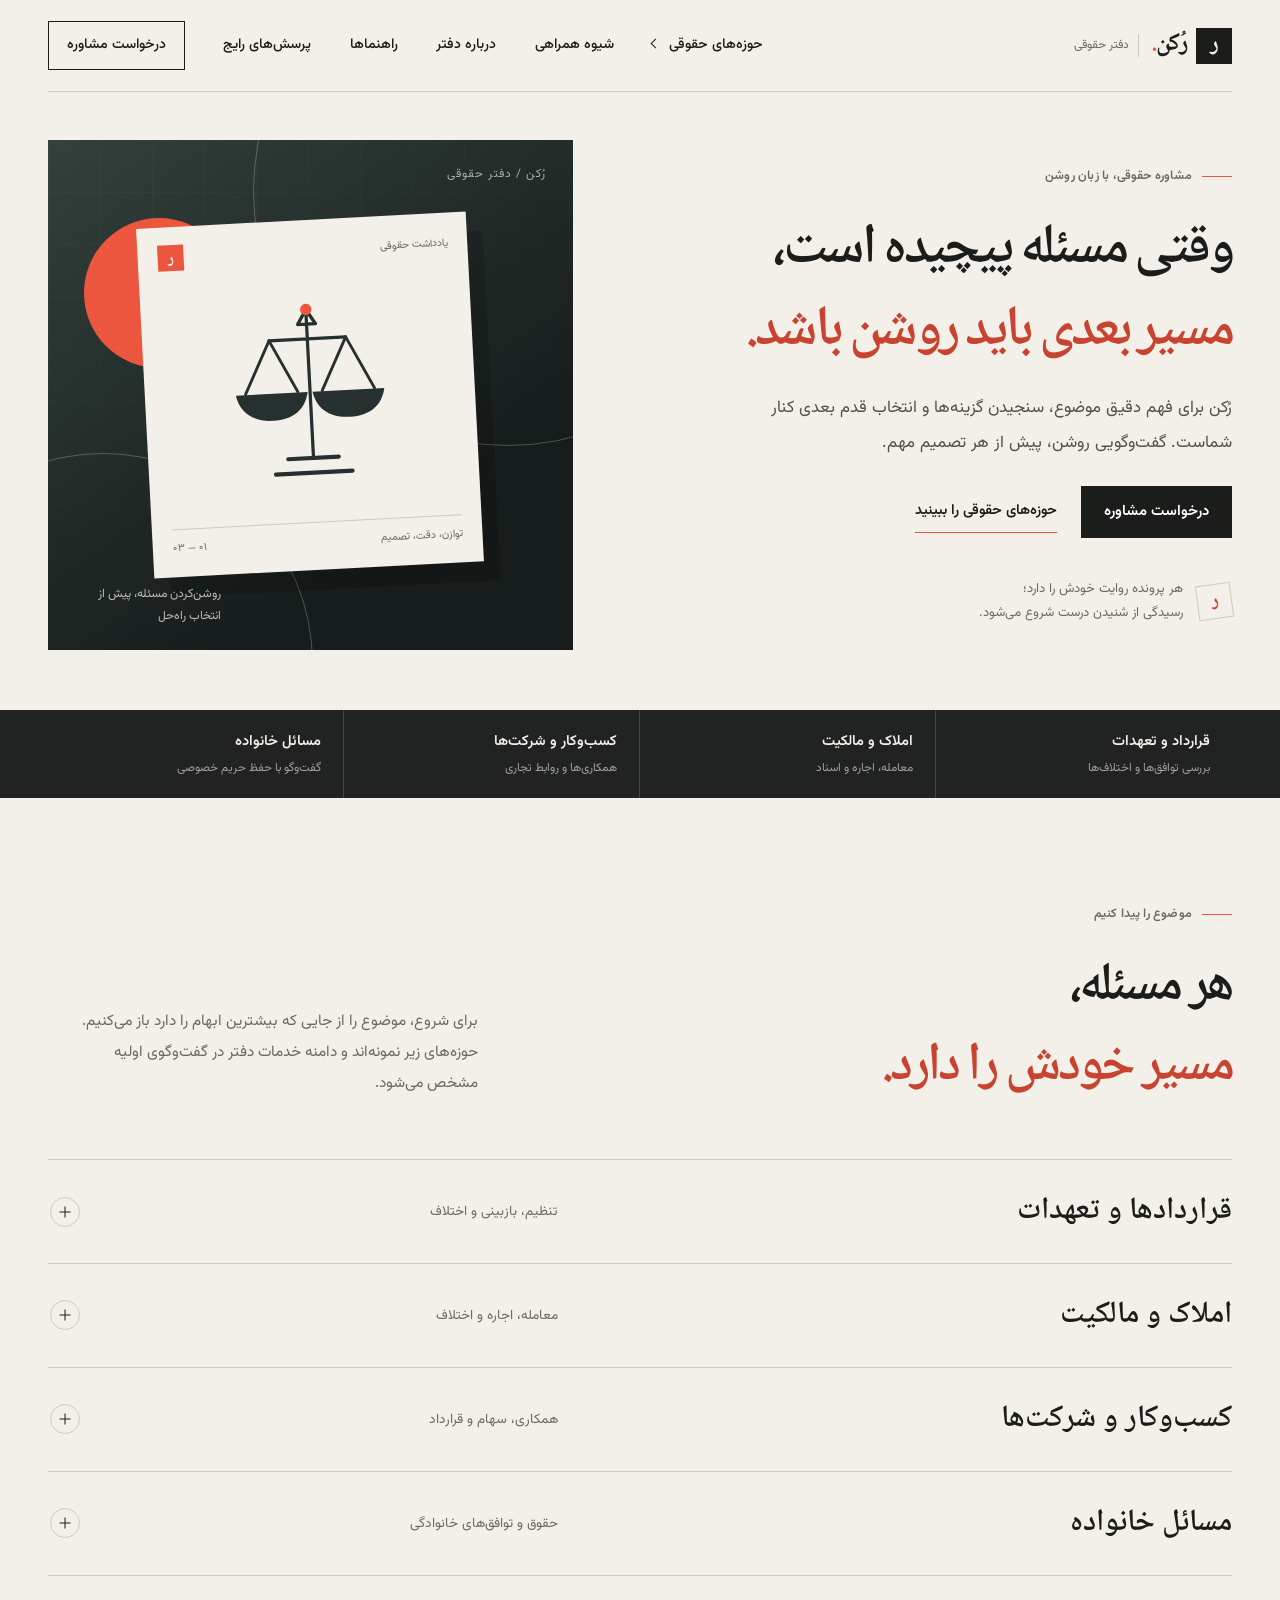
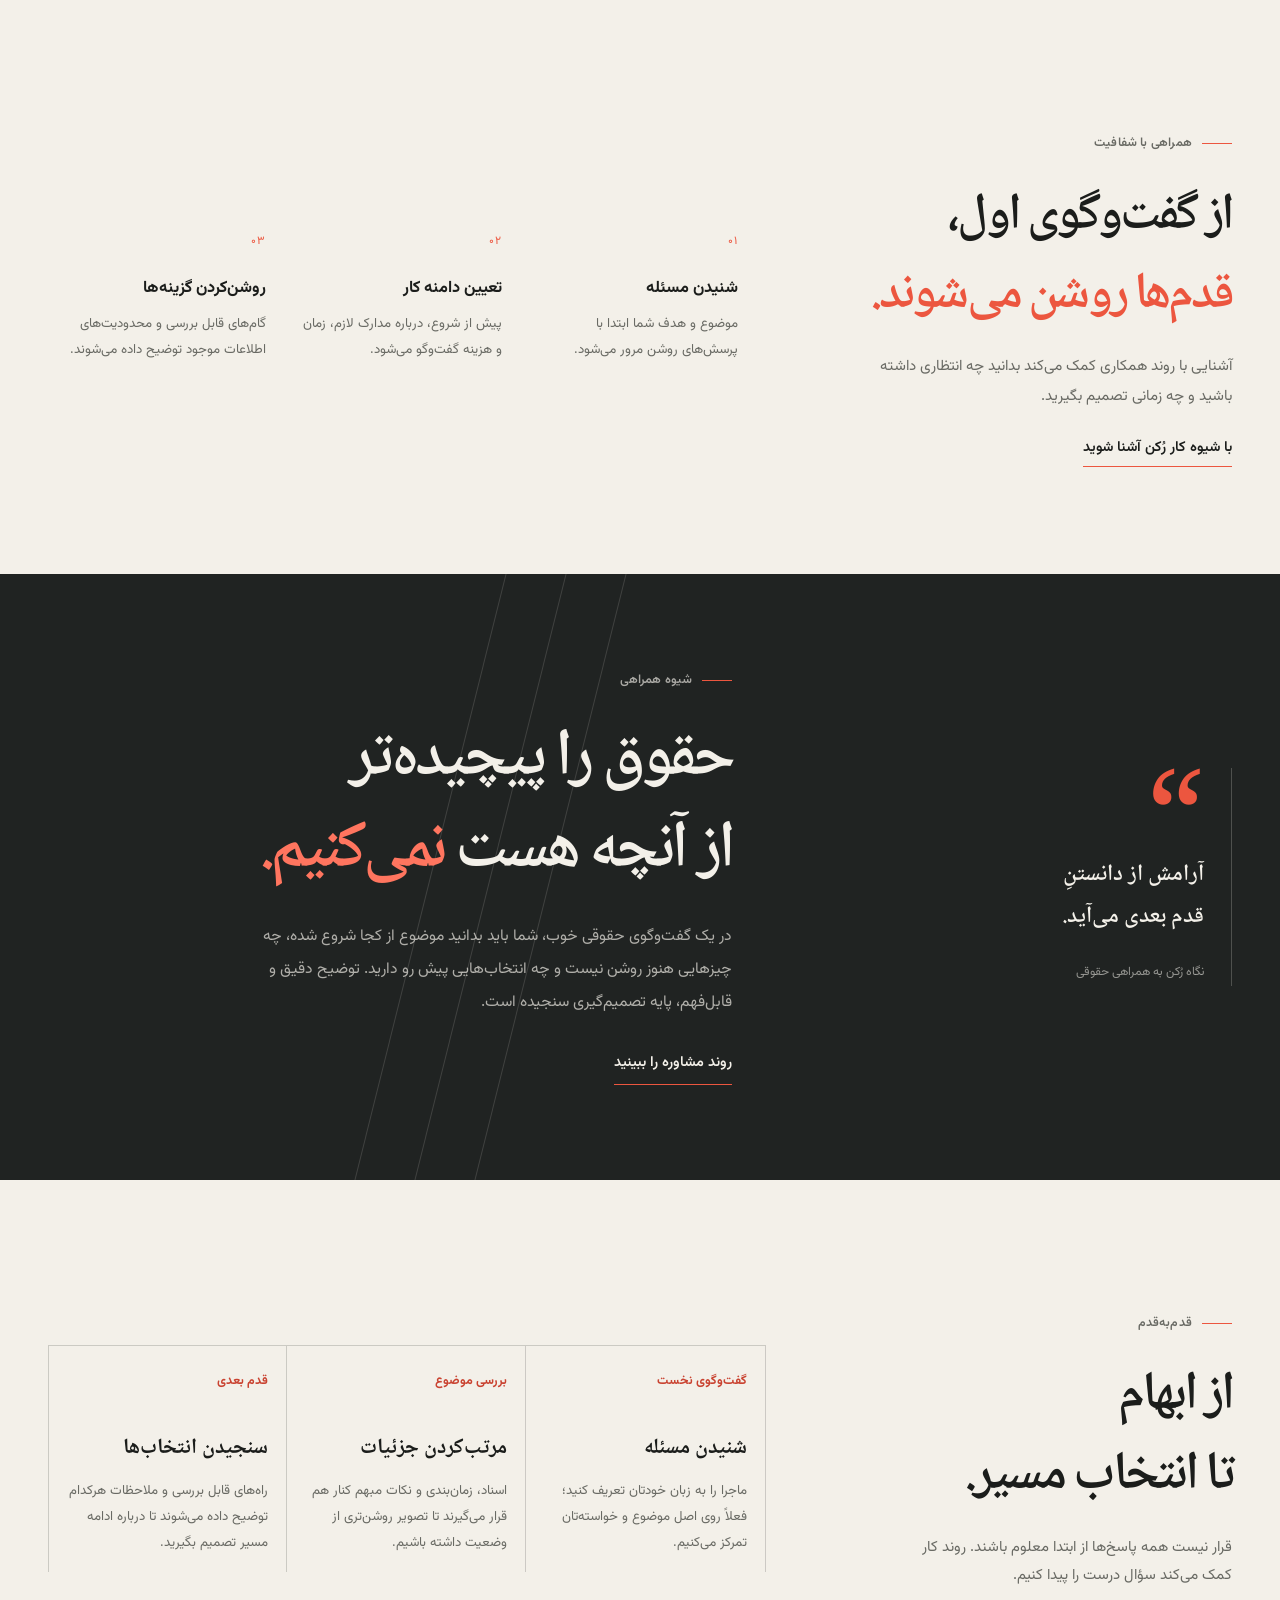
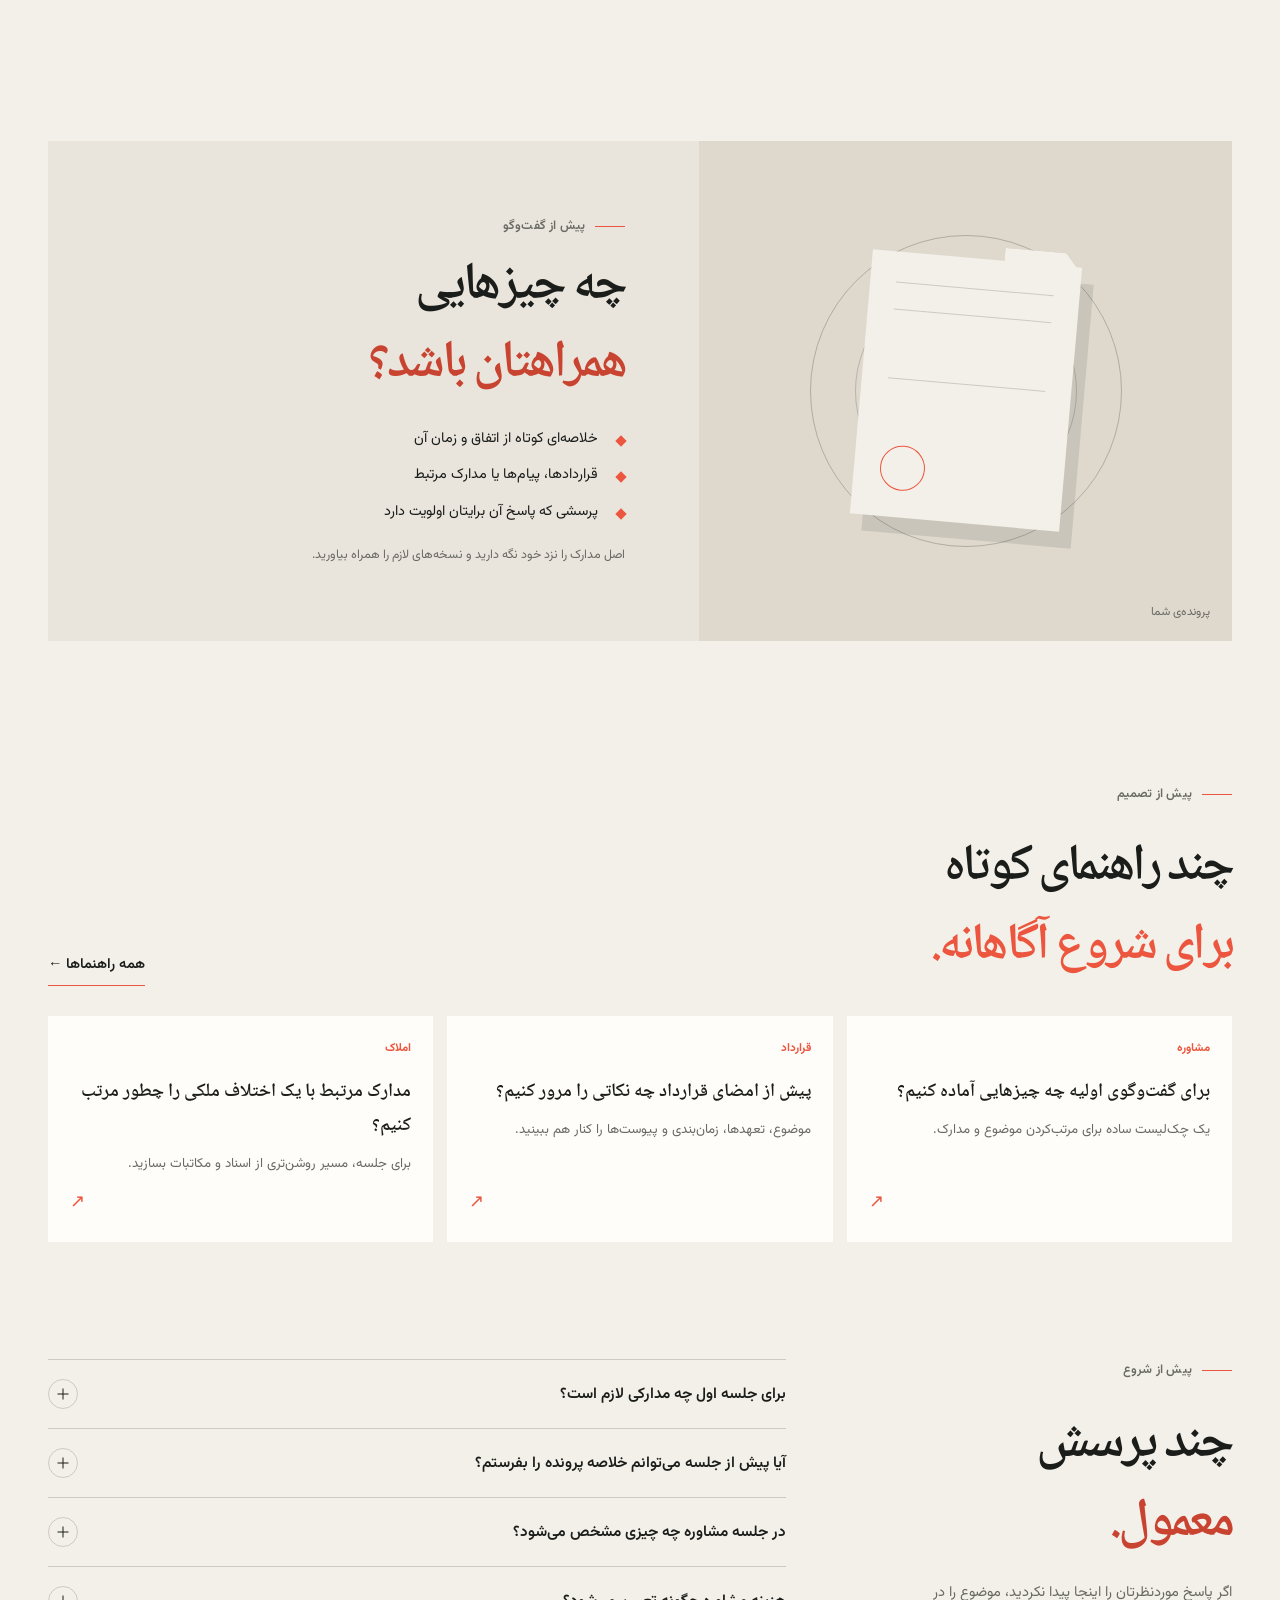
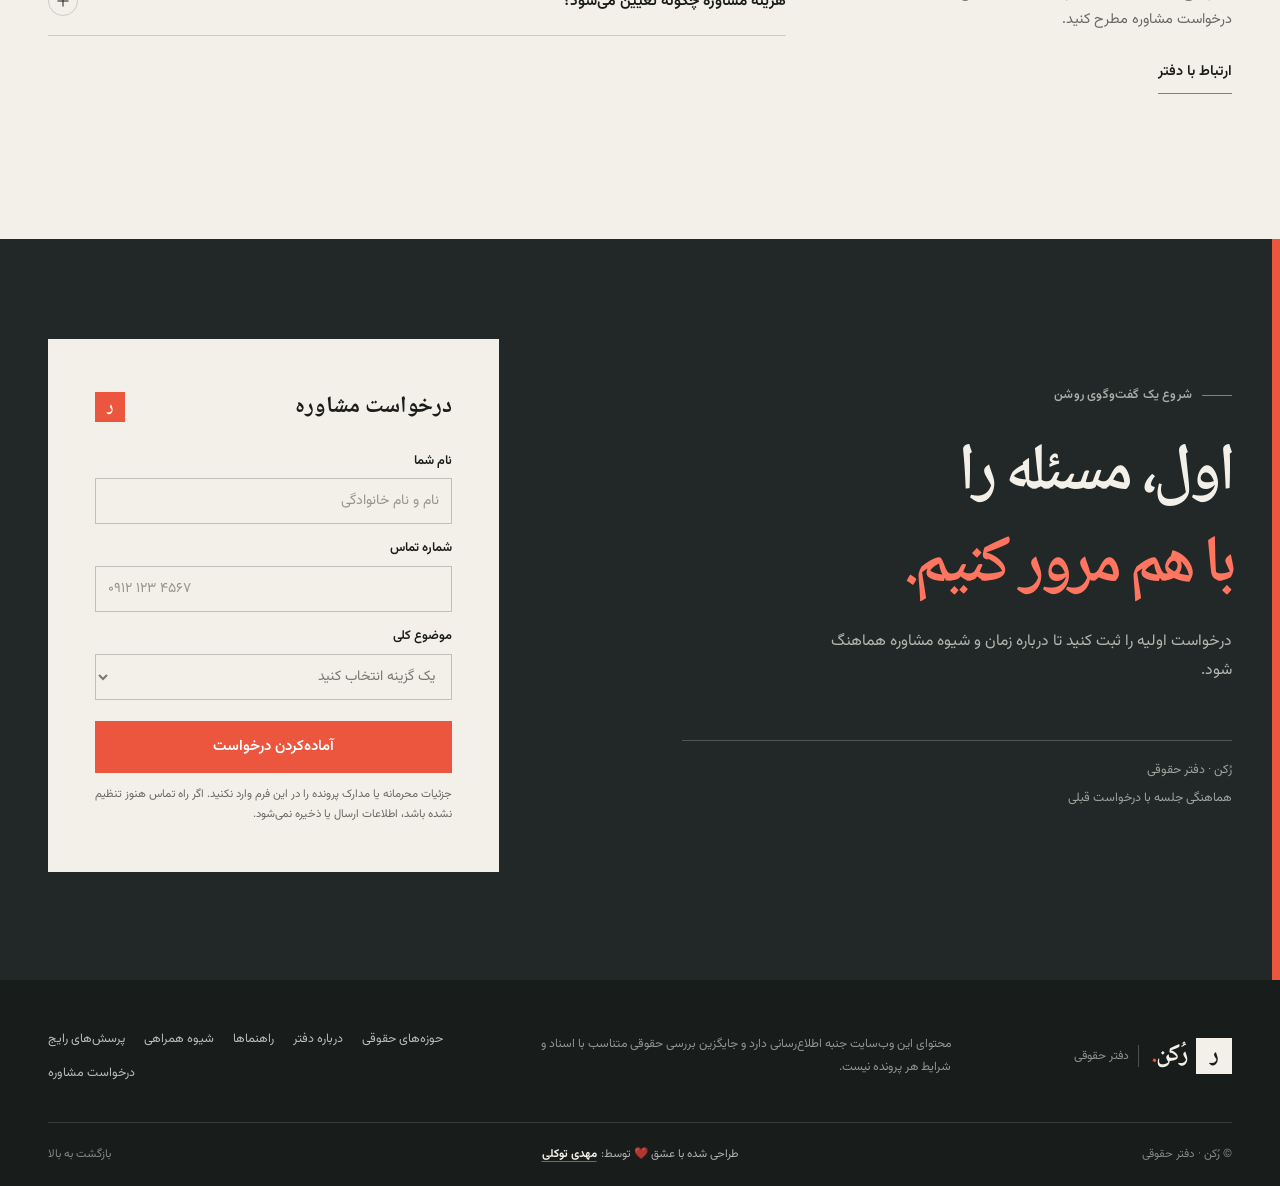
<file: index.html>
<!doctype html>
<html lang="fa" dir="rtl">
<head>
  <meta charset="utf-8">
  <meta name="viewport" content="width=device-width, initial-scale=1">
  <meta name="theme-color" content="#f3f0e9">
  <meta name="description" content="رُکن؛ نمونه‌ای برای معرفی خدمات حقوقی، توضیح مسیر مشاوره و ارتباط با دفتر حقوقی.">
  <title>رُکن | مشاوره و همراهی حقوقی</title>
  <link rel="preconnect" href="https://fonts.googleapis.com">
  <link rel="preconnect" href="https://fonts.gstatic.com" crossorigin>
  <link href="https://fonts.googleapis.com/css2?family=Noto+Naskh+Arabic:wght@500;600;700&family=Vazirmatn:wght@400;500;600;700;800&display=swap" rel="stylesheet">
  <link rel="stylesheet" href="styles.css?v=6">
  <link rel="stylesheet" href="pages.css?v=1">
  <script src="site-config.js?v=1" defer></script>
  <script src="app.js?v=4" defer></script>
</head>
<body>
  <a class="skip-link" href="#main">رفتن به محتوای اصلی</a>
  <div class="page-frame">
    <header class="site-header">
      <a class="brand" href="#top" aria-label="رُکن، صفحه اصلی">
        <span class="brand-mark" aria-hidden="true">ر</span>
        <span class="brand-name">رُکن<span class="brand-dot">.</span></span>
        <span class="brand-caption">دفتر حقوقی</span>
      </a>
      <button class="menu-toggle" type="button" aria-expanded="false" aria-controls="main-nav">
        <span class="menu-toggle-label">منو</span>
        <span class="menu-glyph" aria-hidden="true"><i></i><i></i></span>
      </button>
      <nav class="main-nav" id="main-nav" aria-label="ناوبری اصلی">
        <div class="nav-dropdown">
          <button class="mega-trigger" type="button" aria-expanded="false" aria-controls="service-mega-menu">
            <span>حوزه‌های حقوقی</span><span class="mega-chevron" aria-hidden="true"></span>
          </button>
          <div class="mega-menu" id="service-mega-menu" hidden>
            <div class="mega-menu-intro">
              <p class="mega-eyebrow"><span class="eyebrow-line"></span> حوزه‌های حقوقی</p>
              <h2>موضوعتان را از<br><em>یک نقطه شروع کنید.</em></h2>
              <p>هر پرونده جزئیات خودش را دارد. حوزه‌ی نزدیک به موضوعتان را انتخاب کنید تا در گفت‌وگوی اولیه، قدم مناسب را پیدا کنیم.</p>
              <a class="mega-contact-link" href="#contact">گفت‌وگو درباره موضوع شما <svg class="mega-contact-arrow" viewBox="0 0 16 16" fill="none" aria-hidden="true"><path d="M12 12 4 4M5 4h7v7"/></svg></a>
              <span class="mega-index" aria-hidden="true">RUKN / 01—04</span>
            </div>
            <div class="mega-service-grid">
              <a class="mega-service" href="#service-area-contracts">
                <span class="mega-number">۰۱</span><span class="mega-service-copy"><strong>قرارداد و تعهدات</strong><small>تنظیم، بازبینی و اختلاف</small></span><span class="mega-arrow" aria-hidden="true"><svg viewBox="0 0 16 16" fill="none"><path d="M12 12 4 4M5 4h7v7"/></svg></span>
              </a>
              <a class="mega-service" href="#service-area-property">
                <span class="mega-number">۰۲</span><span class="mega-service-copy"><strong>املاک و مالکیت</strong><small>معامله، اجاره و اسناد</small></span><span class="mega-arrow" aria-hidden="true"><svg viewBox="0 0 16 16" fill="none"><path d="M12 12 4 4M5 4h7v7"/></svg></span>
              </a>
              <a class="mega-service" href="#service-area-business">
                <span class="mega-number">۰۳</span><span class="mega-service-copy"><strong>کسب‌وکار و شرکت‌ها</strong><small>همکاری و روابط تجاری</small></span><span class="mega-arrow" aria-hidden="true"><svg viewBox="0 0 16 16" fill="none"><path d="M12 12 4 4M5 4h7v7"/></svg></span>
              </a>
              <a class="mega-service" href="#service-area-family">
                <span class="mega-number">۰۴</span><span class="mega-service-copy"><strong>مسائل خانواده</strong><small>با توجه به حریم خصوصی</small></span><span class="mega-arrow" aria-hidden="true"><svg viewBox="0 0 16 16" fill="none"><path d="M12 12 4 4M5 4h7v7"/></svg></span>
              </a>
            </div>
            <div class="mega-menu-footer">
              <p><strong>هنوز مطمئن نیستید از کجا شروع کنید؟</strong><span>موضوع را کوتاه مطرح کنید؛ ادامه مسیر در جلسه مشخص می‌شود.</span></p>
              <a href="#process">آشنایی با روند همراهی <svg viewBox="0 0 16 16" fill="none" aria-hidden="true"><path d="M12 8H4m0 0 4-4M4 8l4 4"/></svg></a>
            </div>
          </div>
        </div>
        <a href="#approach">شیوه همراهی</a>
        <a href="about.html">درباره دفتر</a>
        <a href="guides/index.html">راهنماها</a>
        <a href="#questions">پرسش‌های رایج</a>
        <a class="nav-contact" href="#contact">درخواست مشاوره</a>
      </nav>
    </header>

    <main id="main">
      <section class="hero section-wrap" id="top">
        <div class="hero-copy">
          <p class="eyebrow"><span class="eyebrow-line"></span> مشاوره حقوقی، با زبان روشن</p>
          <h1>وقتی مسئله پیچیده است،<br><em>مسیر بعدی باید روشن باشد.</em></h1>
          <p class="hero-intro">رُکن برای فهم دقیق موضوع، سنجیدن گزینه‌ها و انتخاب قدم بعدی کنار شماست. گفت‌وگویی روشن، پیش از هر تصمیم مهم.</p>
          <div class="hero-actions">
            <a class="button button-dark" href="#contact">درخواست مشاوره</a>
            <a class="text-link" href="#services">حوزه‌های حقوقی را ببینید</a>
          </div>
          <div class="hero-note">
            <span class="note-stamp" aria-hidden="true">ر</span>
            <p>هر پرونده روایت خودش را دارد؛<br>رسیدگی از شنیدن درست شروع می‌شود.</p>
          </div>
        </div>
        <div class="hero-art" aria-label="تصویرسازی انتزاعی با الهام از ترازوی عدالت" role="img">
          <div class="art-grid" aria-hidden="true"></div>
          <div class="art-orbit art-orbit-one" aria-hidden="true"></div>
          <div class="art-orbit art-orbit-two" aria-hidden="true"></div>
          <span class="art-index">رُکن / دفتر حقوقی</span>
          <div class="art-paper">
            <div class="paper-topline"><span>یادداشت حقوقی</span><span class="paper-seal">ر</span></div>
            <svg class="scale-drawing" viewBox="0 0 260 300" fill="none" xmlns="http://www.w3.org/2000/svg" aria-hidden="true">
              <path d="M130 47V228M83 83H177M130 47L119 65H141L130 47Z" stroke="currentColor" stroke-width="4" stroke-linecap="round" stroke-linejoin="round"/>
              <path d="M83 83L51 147M83 83L115 147M177 83L145 147M177 83L209 147" stroke="currentColor" stroke-width="3.5" stroke-linecap="round"/>
              <path d="M39 148C43 169 58 181 83 181C108 181 123 169 127 148H39Z" fill="currentColor"/>
              <path d="M133 148C137 169 152 181 177 181C202 181 217 169 221 148H133Z" fill="currentColor"/>
              <path d="M99 229H161M83 247H177" stroke="currentColor" stroke-width="5" stroke-linecap="round"/>
              <circle cx="130" cy="47" r="7" fill="#ef563f"/>
            </svg>
            <div class="paper-bottomline"><span>توازن، دقت، تصمیم</span><span>۰۱ — ۰۳</span></div>
          </div>
          <span class="art-side-note">روشن‌کردن مسئله، پیش از انتخاب راه‌حل</span>
          <span class="art-red-disc" aria-hidden="true"></span>
        </div>
      </section>

      <nav class="service-index" aria-label="میانبر حوزه‌های حقوقی">
        <div class="service-index-inner">
          <a href="#services"><strong>قرارداد و تعهدات</strong><span>بررسی توافق‌ها و اختلاف‌ها</span></a>
          <a href="#services"><strong>املاک و مالکیت</strong><span>معامله، اجاره و اسناد</span></a>
          <a href="#services"><strong>کسب‌وکار و شرکت‌ها</strong><span>همکاری‌ها و روابط تجاری</span></a>
          <a href="#services"><strong>مسائل خانواده</strong><span>گفت‌وگو با حفظ حریم خصوصی</span></a>
        </div>
      </nav>

      <section class="services section-wrap" id="services">
        <div class="section-heading">
          <div>
            <p class="eyebrow"><span class="eyebrow-line"></span> موضوع را پیدا کنیم</p>
            <h2>هر مسئله،<br><em>مسیر خودش را دارد.</em></h2>
          </div>
          <p class="section-lead">برای شروع، موضوع را از جایی که بیشترین ابهام را دارد باز می‌کنیم. حوزه‌های زیر نمونه‌اند و دامنه خدمات دفتر در گفت‌وگوی اولیه مشخص می‌شود.</p>
        </div>
        <div class="service-list">
          <article class="service-row" id="service-area-contracts">
            <button class="service-trigger" type="button" aria-expanded="false" aria-controls="service-contracts">
              <span class="service-name">قراردادها و تعهدات</span>
              <span class="service-kicker">تنظیم، بازبینی و اختلاف</span>
              <span class="plus-mark" aria-hidden="true"></span>
            </button>
            <div class="service-detail" id="service-contracts" hidden>
              <p>پیش از امضا یا در زمان اختلاف، بندهای مهم، تعهدها و پیامدهای احتمالی را متناسب با متن قرارداد بررسی کنید.</p>
              <a href="#contact">درباره این موضوع گفت‌وگو کنیم</a>
            
              <a class="service-page-link" href="services/contracts.html">راهنمای این حوزه <span aria-hidden="true">←</span></a></div>
          </article>
          <article class="service-row" id="service-area-property">
            <button class="service-trigger" type="button" aria-expanded="false" aria-controls="service-property">
              <span class="service-name">املاک و مالکیت</span>
              <span class="service-kicker">معامله، اجاره و اختلاف</span>
              <span class="plus-mark" aria-hidden="true"></span>
            </button>
            <div class="service-detail" id="service-property" hidden>
              <p>مدارک و توافق‌های مرتبط با ملک را کنار هم بگذارید تا موضوع، خواسته و مسیرهای قابل بررسی روشن‌تر شود.</p>
              <a href="#contact">درباره این موضوع گفت‌وگو کنیم</a>
            
              <a class="service-page-link" href="services/property.html">راهنمای این حوزه <span aria-hidden="true">←</span></a></div>
          </article>
          <article class="service-row" id="service-area-business">
            <button class="service-trigger" type="button" aria-expanded="false" aria-controls="service-business">
              <span class="service-name">کسب‌وکار و شرکت‌ها</span>
              <span class="service-kicker">همکاری، سهام و قرارداد</span>
              <span class="plus-mark" aria-hidden="true"></span>
            </button>
            <div class="service-detail" id="service-business" hidden>
              <p>در روابط تجاری، جزئیات توافق و حدود مسئولیت‌ها اهمیت دارند. اسناد مرتبط را برای بررسی اولیه آماده کنید.</p>
              <a href="#contact">درباره این موضوع گفت‌وگو کنیم</a>
            
              <a class="service-page-link" href="services/business.html">راهنمای این حوزه <span aria-hidden="true">←</span></a></div>
          </article>
          <article class="service-row" id="service-area-family">
            <button class="service-trigger" type="button" aria-expanded="false" aria-controls="service-family">
              <span class="service-name">مسائل خانواده</span>
              <span class="service-kicker">حقوق و توافق‌های خانوادگی</span>
              <span class="plus-mark" aria-hidden="true"></span>
            </button>
            <div class="service-detail" id="service-family" hidden>
              <p>با حفظ حریم خصوصی، موضوع را مرحله‌به‌مرحله مطرح کنید تا گزینه‌های متناسب با شرایط شما بررسی شوند.</p>
              <a href="#contact">درباره این موضوع گفت‌وگو کنیم</a>
            
              <a class="service-page-link" href="services/family.html">راهنمای این حوزه <span aria-hidden="true">←</span></a></div>
          </article>
        </div>
      </section>


      <section class="trust-section section-wrap" aria-labelledby="trust-title">
        <div class="trust-heading">
          <p class="eyebrow"><span class="eyebrow-line"></span> همراهی با شفافیت</p>
          <h2 id="trust-title">از گفت‌وگوی اول،<br><em>قدم‌ها روشن می‌شوند.</em></h2>
          <p>آشنایی با روند همکاری کمک می‌کند بدانید چه انتظاری داشته باشید و چه زمانی تصمیم بگیرید.</p>
          <a class="text-link" href="about.html">با شیوه کار رُکن آشنا شوید</a>
        </div>
        <div class="trust-grid">
          <article class="trust-card"><span class="trust-number">۰۱</span><h3>شنیدن مسئله</h3><p>موضوع و هدف شما ابتدا با پرسش‌های روشن مرور می‌شود.</p></article>
          <article class="trust-card"><span class="trust-number">۰۲</span><h3>تعیین دامنه کار</h3><p>پیش از شروع، درباره مدارک لازم، زمان و هزینه گفت‌وگو می‌شود.</p></article>
          <article class="trust-card"><span class="trust-number">۰۳</span><h3>روشن‌کردن گزینه‌ها</h3><p>گام‌های قابل بررسی و محدودیت‌های اطلاعات موجود توضیح داده می‌شوند.</p></article>
        </div>
      </section>

      <section class="manifesto" id="approach">
        <div class="manifesto-inner section-wrap">
          <div class="manifesto-aside">
            <span class="manifesto-mark" aria-hidden="true">“</span>
            <p>آرامش از دانستنِ<br>قدم بعدی می‌آید.</p>
            <span class="manifesto-caption">نگاه رُکن به همراهی حقوقی</span>
          </div>
          <div class="manifesto-copy">
            <p class="eyebrow eyebrow-light"><span class="eyebrow-line"></span> شیوه همراهی</p>
            <h2>حقوق را پیچیده‌تر<br>از آنچه هست <em>نمی‌کنیم.</em></h2>
            <p>در یک گفت‌وگوی حقوقی خوب، شما باید بدانید موضوع از کجا شروع شده، چه چیزهایی هنوز روشن نیست و چه انتخاب‌هایی پیش رو دارید. توضیح دقیق و قابل‌فهم، پایه تصمیم‌گیری سنجیده است.</p>
            <a class="light-link" href="#process">روند مشاوره را ببینید</a>
          </div>
          <div class="manifesto-geometry" aria-hidden="true"><span></span><span></span><span></span></div>
        </div>
      </section>

      <section class="process section-wrap" id="process">
        <div class="process-heading">
          <p class="eyebrow"><span class="eyebrow-line"></span> قدم‌به‌قدم</p>
          <h2>از ابهام<br>تا انتخاب مسیر.</h2>
          <p>قرار نیست همه پاسخ‌ها از ابتدا معلوم باشند. روند کار کمک می‌کند سؤال درست را پیدا کنیم.</p>
        </div>
        <div class="process-steps">
          <article class="process-step">
            <span class="step-marker">گفت‌وگوی نخست</span>
            <h3>شنیدن مسئله</h3>
            <p>ماجرا را به زبان خودتان تعریف کنید؛ فعلاً روی اصل موضوع و خواسته‌تان تمرکز می‌کنیم.</p>
          </article>
          <article class="process-step">
            <span class="step-marker">بررسی موضوع</span>
            <h3>مرتب‌کردن جزئیات</h3>
            <p>اسناد، زمان‌بندی و نکات مبهم کنار هم قرار می‌گیرند تا تصویر روشن‌تری از وضعیت داشته باشیم.</p>
          </article>
          <article class="process-step">
            <span class="step-marker">قدم بعدی</span>
            <h3>سنجیدن انتخاب‌ها</h3>
            <p>راه‌های قابل بررسی و ملاحظات هرکدام توضیح داده می‌شوند تا درباره ادامه مسیر تصمیم بگیرید.</p>
          </article>
        </div>
      </section>

      <section class="bring section-wrap">
        <div class="bring-card">
          <div class="bring-visual" aria-hidden="true">
            <div class="folder-shape"><span></span><i></i><b></b></div>
            <span class="folder-label">پرونده‌ی شما</span>
          </div>
          <div class="bring-copy">
            <p class="eyebrow"><span class="eyebrow-line"></span> پیش از گفت‌وگو</p>
            <h2>چه چیزهایی<br><em>همراهتان باشد؟</em></h2>
            <ul class="check-list">
              <li>خلاصه‌ای کوتاه از اتفاق و زمان آن</li>
              <li>قراردادها، پیام‌ها یا مدارک مرتبط</li>
              <li>پرسشی که پاسخ آن برایتان اولویت دارد</li>
            </ul>
            <p class="privacy-note">اصل مدارک را نزد خود نگه دارید و نسخه‌های لازم را همراه بیاورید.</p>
          </div>
        </div>
      </section>


      <section class="guide-preview section-wrap" aria-labelledby="guide-preview-title">
        <div class="guide-preview-heading">
          <div><p class="eyebrow"><span class="eyebrow-line"></span> پیش از تصمیم</p><h2 id="guide-preview-title">چند راهنمای کوتاه<br><em>برای شروع آگاهانه.</em></h2></div>
          <a class="text-link" href="guides/index.html">همه راهنماها <span aria-hidden="true">←</span></a>
        </div>
        <div class="guide-preview-grid">
          <a class="guide-preview-card" href="guides/first-consultation.html"><span>مشاوره</span><h3>برای گفت‌وگوی اولیه چه چیزهایی آماده کنیم؟</h3><p>یک چک‌لیست ساده برای مرتب‌کردن موضوع و مدارک.</p><b aria-hidden="true">↗</b></a>
          <a class="guide-preview-card" href="guides/contract-checklist.html"><span>قرارداد</span><h3>پیش از امضای قرارداد چه نکاتی را مرور کنیم؟</h3><p>موضوع، تعهدها، زمان‌بندی و پیوست‌ها را کنار هم ببینید.</p><b aria-hidden="true">↗</b></a>
          <a class="guide-preview-card" href="guides/property-records.html"><span>املاک</span><h3>مدارک مرتبط با یک اختلاف ملکی را چطور مرتب کنیم؟</h3><p>برای جلسه، مسیر روشن‌تری از اسناد و مکاتبات بسازید.</p><b aria-hidden="true">↗</b></a>
        </div>
      </section>

      <section class="faq section-wrap" id="questions">
        <div class="faq-intro">
          <p class="eyebrow"><span class="eyebrow-line"></span> پیش از شروع</p>
          <h2>چند پرسش<br><em>معمول.</em></h2>
          <p>اگر پاسخ موردنظرتان را اینجا پیدا نکردید، موضوع را در درخواست مشاوره مطرح کنید.</p>
          <a class="text-link" href="#contact">ارتباط با دفتر</a>
        </div>
        <div class="faq-list">
          <article class="faq-item">
            <h3><button class="faq-question" type="button" aria-expanded="false" aria-controls="answer-one">برای جلسه اول چه مدارکی لازم است؟<span class="plus-mark" aria-hidden="true"></span></button></h3>
            <div class="faq-answer" id="answer-one" hidden><p>مدارکی را که مستقیماً به موضوع مربوط‌اند، مثل قرارداد، نامه یا پیام‌های مرتبط، مرتب کنید. اگر هنوز همه مدارک را ندارید، همان موارد موجود برای شروع گفت‌وگو کافی است.</p></div>
          </article>
          <article class="faq-item">
            <h3><button class="faq-question" type="button" aria-expanded="false" aria-controls="answer-two">آیا پیش از جلسه می‌توانم خلاصه پرونده را بفرستم؟<span class="plus-mark" aria-hidden="true"></span></button></h3>
            <div class="faq-answer" id="answer-two" hidden><p>روش و مسیر امن دریافت اسناد باید هنگام هماهنگی مشخص شود. اطلاعات محرمانه یا اصل مدارک را در فرم‌های عمومی اینترنتی ارسال نکنید.</p></div>
          </article>
          <article class="faq-item">
            <h3><button class="faq-question" type="button" aria-expanded="false" aria-controls="answer-three">در جلسه مشاوره چه چیزی مشخص می‌شود؟<span class="plus-mark" aria-hidden="true"></span></button></h3>
            <div class="faq-answer" id="answer-three" hidden><p>هدف، فهم بهتر مسئله، مرور اطلاعات و مدارک موجود و بررسی گزینه‌های متناسب با شرایط است. نتیجه هر پرونده به جزئیات و مستندات آن بستگی دارد.</p></div>
          </article>
          <article class="faq-item">
            <h3><button class="faq-question" type="button" aria-expanded="false" aria-controls="answer-four">هزینه مشاوره چگونه تعیین می‌شود؟<span class="plus-mark" aria-hidden="true"></span></button></h3>
            <div class="faq-answer" id="answer-four" hidden><p>هزینه و شرایط هر خدمت باید پیش از شروع همکاری و با توجه به موضوع، زمان و دامنه کار به‌صورت شفاف اعلام شود.</p></div>
          </article>
        </div>
      </section>

      <section class="contact-section" id="contact">
        <div class="contact-wrap section-wrap">
          <div class="contact-copy">
            <p class="eyebrow eyebrow-light"><span class="eyebrow-line"></span> شروع یک گفت‌وگوی روشن</p>
            <h2>اول، مسئله را<br><em>با هم مرور کنیم.</em></h2>
            <p>درخواست اولیه را ثبت کنید تا درباره زمان و شیوه مشاوره هماهنگ شود.</p>
            <div class="contact-details">
              <span>رُکن · دفتر حقوقی</span>
              <span>هماهنگی جلسه با درخواست قبلی</span>
            </div>
            <div class="contact-options" aria-label="راه‌های ارتباطی">
              <a data-contact-link="phone" hidden>تماس تلفنی</a>
              <a data-contact-link="whatsapp" hidden target="_blank" rel="noopener noreferrer">پیام در واتساپ</a>
              <a data-contact-link="bookingUrl" hidden target="_blank" rel="noopener noreferrer">رزرو زمان جلسه</a>
            </div>
          </div>
          <form class="contact-form" id="contact-form">
            <div class="form-heading">
              <span>درخواست مشاوره</span>
              <span class="form-mark" aria-hidden="true">ر</span>
            </div>
            <label for="visitor-name">نام شما</label>
            <input id="visitor-name" name="name" autocomplete="name" placeholder="نام و نام خانوادگی" required>
            <label for="visitor-phone">شماره تماس</label>
            <input id="visitor-phone" name="phone" type="tel" autocomplete="tel" inputmode="tel" placeholder="۰۹۱۲ ۱۲۳ ۴۵۶۷" required>
            <label for="subject">موضوع کلی</label>
            <select id="subject" name="subject" required>
              <option value="" selected disabled>یک گزینه انتخاب کنید</option>
              <option>قرارداد و تعهدات</option>
              <option>املاک و مالکیت</option>
              <option>کسب‌وکار و شرکت‌ها</option>
              <option>مسائل خانواده</option>
              <option>موضوع دیگر</option>
            </select>
            <button class="button button-red" type="submit">آماده‌کردن درخواست</button>
            <p class="form-privacy">جزئیات محرمانه یا مدارک پرونده را در این فرم وارد نکنید. اگر راه تماس هنوز تنظیم نشده باشد، اطلاعات ارسال یا ذخیره نمی‌شود.</p>
            <p class="form-feedback" id="form-feedback" role="status" aria-live="polite"></p>
          </form>
        </div>
      </section>
    </main>

    <footer class="site-footer">
      <div class="footer-main section-wrap">
        <a class="brand brand-footer" href="#top" aria-label="بازگشت به بالای صفحه">
          <span class="brand-mark" aria-hidden="true">ر</span>
          <span class="brand-name">رُکن<span class="brand-dot">.</span></span>
          <span class="brand-caption">دفتر حقوقی</span>
        </a>
        <p class="footer-note">محتوای این وب‌سایت جنبه اطلاع‌رسانی دارد و جایگزین بررسی حقوقی متناسب با اسناد و شرایط هر پرونده نیست.</p>
        <nav class="footer-links" aria-label="پیوندهای پایانی">
          <a href="#services">حوزه‌های حقوقی</a>
          <a href="about.html">درباره دفتر</a>
          <a href="guides/index.html">راهنماها</a>
          <a href="#approach">شیوه همراهی</a>
          <a href="#questions">پرسش‌های رایج</a>
          <a href="#contact">درخواست مشاوره</a>
        </nav>
      </div>
      <div class="footer-bottom section-wrap">
        <span>© رُکن · دفتر حقوقی</span>
        <span class="footer-credit">طراحی شده با عشق ❤️ توسط: <a href="https://mahditavakoli.ir/">مهدی توکلی</a></span>
        <a href="#top">بازگشت به بالا</a>
      </div>
    </footer>
    <a class="mobile-contact-cta" href="#contact">درخواست مشاوره</a>
  </div>
</body>
</html>
</file>
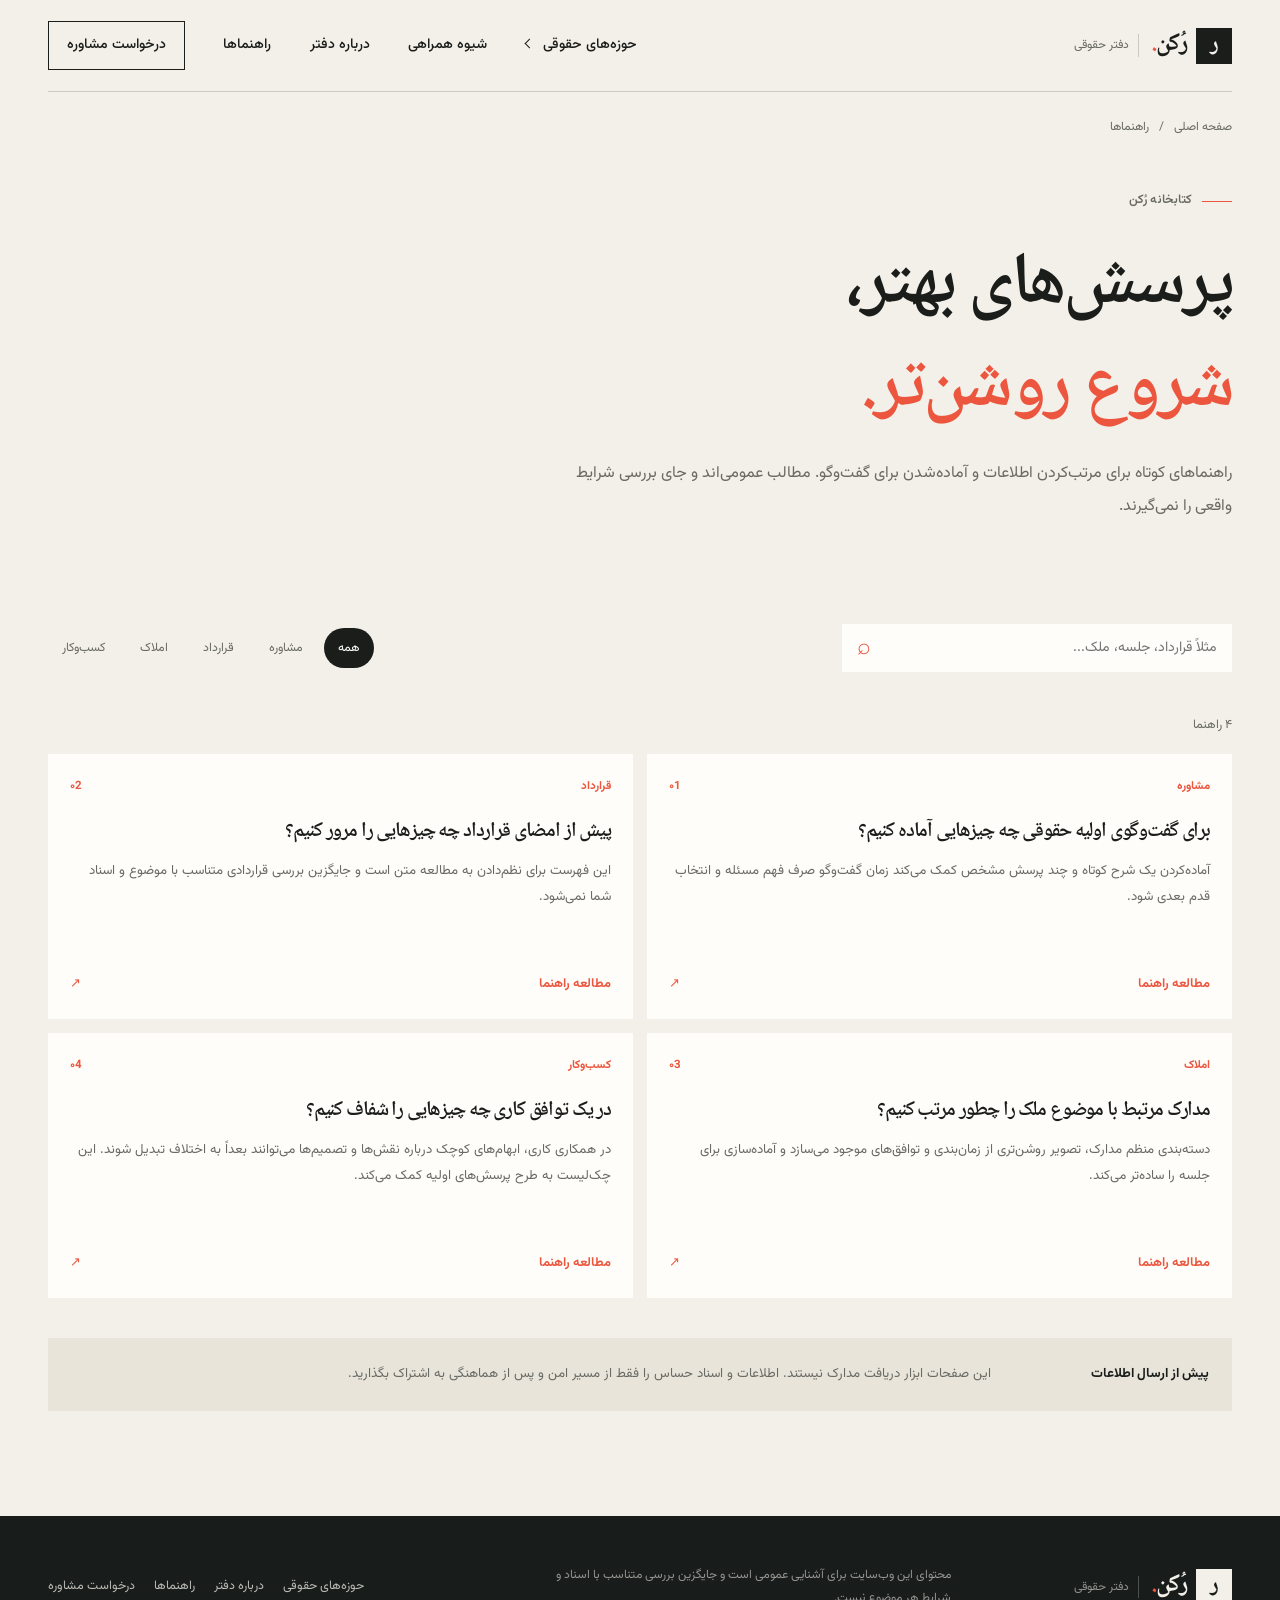
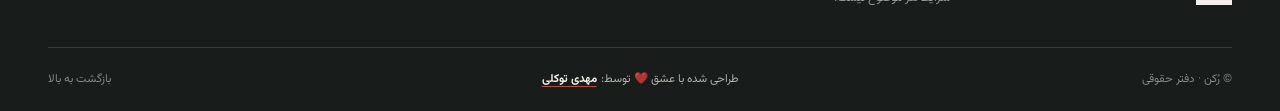
<file: guides/index.html>
<!doctype html>
<html lang="fa" dir="rtl">
<head>
<meta charset="utf-8">
<meta name="viewport" content="width=device-width, initial-scale=1">
<meta name="theme-color" content="#f3f0e9">
<meta name="description" content="راهنماهای کوتاه برای آمادگی مشاوره، بررسی قرارداد، مرتب‌کردن مدارک ملکی و همکاری‌های کاری.">
<title>راهنماهای حقوقی | رُکن</title>
<link rel="preconnect" href="https://fonts.googleapis.com">
<link rel="preconnect" href="https://fonts.gstatic.com" crossorigin>
<link href="https://fonts.googleapis.com/css2?family=Noto+Naskh+Arabic:wght@500;600;700&family=Vazirmatn:wght@400;500;600;700;800&display=swap" rel="stylesheet">
<link rel="stylesheet" href="../styles.css?v=6">
<link rel="stylesheet" href="../pages.css?v=1">
<script src="../site-config.js?v=1" defer></script>
<script src="../app.js?v=4" defer></script>
</head>
<body>
<a class="skip-link" href="#main">رفتن به محتوای اصلی</a>
<div class="page-frame">

  <header class="site-header">
    <a class="brand" href="../index.html" aria-label="رُکن، صفحه اصلی"><span class="brand-mark" aria-hidden="true">ر</span><span class="brand-name">رُکن<span class="brand-dot">.</span></span><span class="brand-caption">دفتر حقوقی</span></a>
    <button class="menu-toggle" type="button" aria-expanded="false" aria-controls="main-nav"><span class="menu-toggle-label">منو</span><span class="menu-glyph" aria-hidden="true"><i></i><i></i></span></button>
    <nav class="main-nav" id="main-nav" aria-label="ناوبری اصلی">
      <div class="nav-dropdown">
        <button class="mega-trigger" type="button" aria-expanded="false" aria-controls="service-mega-menu"><span>حوزه‌های حقوقی</span><span class="mega-chevron" aria-hidden="true"></span></button>
        <div class="mega-menu" id="service-mega-menu" hidden>
          <div class="mega-menu-intro"><p class="mega-eyebrow"><span class="eyebrow-line"></span> حوزه‌های حقوقی</p><h2>موضوعتان را از<br><em>یک نقطه شروع کنید.</em></h2><p>حوزه نزدیک به موضوعتان را ببینید و برای گفت‌وگوی اولیه آماده شوید.</p><a class="mega-contact-link" href="../index.html#contact">درخواست مشاوره <span aria-hidden="true">↗</span></a><span class="mega-index" aria-hidden="true">RUKN / 01—04</span></div>
          <div class="mega-service-grid">
            <a class="mega-service" href="../services/contracts.html"><span class="mega-number">۰۱</span><span class="mega-service-copy"><strong>قرارداد و تعهدات</strong><small>تنظیم، بازبینی و اختلاف</small></span><span class="mega-arrow" aria-hidden="true">↗</span></a><a class="mega-service" href="../services/property.html"><span class="mega-number">۰۲</span><span class="mega-service-copy"><strong>املاک و مالکیت</strong><small>معامله، اجاره و اسناد</small></span><span class="mega-arrow" aria-hidden="true">↗</span></a><a class="mega-service" href="../services/business.html"><span class="mega-number">۰۳</span><span class="mega-service-copy"><strong>کسب‌وکار و شرکت‌ها</strong><small>همکاری و روابط تجاری</small></span><span class="mega-arrow" aria-hidden="true">↗</span></a><a class="mega-service" href="../services/family.html"><span class="mega-number">۰۴</span><span class="mega-service-copy"><strong>مسائل خانواده</strong><small>با توجه به حریم خصوصی</small></span><span class="mega-arrow" aria-hidden="true">↗</span></a>
          </div>
          <div class="mega-menu-footer"><p><strong>از کجا شروع کنم؟</strong><span>شیوه همراهی و روند گفت‌وگو را ببینید.</span></p><a href="../about.html">درباره دفتر <span aria-hidden="true">←</span></a></div>
        </div>
      </div>
      <a href="../index.html#approach">شیوه همراهی</a>
      <a href="../about.html">درباره دفتر</a>
      <a href="../guides/index.html">راهنماها</a>
      <a class="nav-contact" href="../index.html#contact">درخواست مشاوره</a>
    </nav>
  </header>

<main id="main">
  <section class="inner-hero guides-hero section-wrap" id="top">
    <div class="breadcrumbs"><a href="../index.html">صفحه اصلی</a><span aria-hidden="true">/</span><span>راهنماها</span></div>
    <div class="article-hero-copy"><p class="eyebrow"><span class="eyebrow-line"></span> کتابخانه رُکن</p><h1>پرسش‌های بهتر،<br><em>شروع روشن‌تر.</em></h1><p class="inner-lead">راهنماهای کوتاه برای مرتب‌کردن اطلاعات و آماده‌شدن برای گفت‌وگو. مطالب عمومی‌اند و جای بررسی شرایط واقعی را نمی‌گیرند.</p></div>
  </section>
  <section class="guide-library section-wrap">
    <div class="guide-controls"><label class="guide-search"><span class="sr-only">جست‌وجو در راهنماها</span><input type="search" id="guide-search" placeholder="مثلاً قرارداد، جلسه، ملک..." autocomplete="off"><span aria-hidden="true">⌕</span></label><div class="guide-filters" role="group" aria-label="فیلتر دسته راهنما"><button type="button" data-filter="all" aria-pressed="true">همه</button><button type="button" data-filter="consultation" aria-pressed="false">مشاوره</button><button type="button" data-filter="contracts" aria-pressed="false">قرارداد</button><button type="button" data-filter="property" aria-pressed="false">املاک</button><button type="button" data-filter="business" aria-pressed="false">کسب‌وکار</button></div></div>
    <p class="guide-result" id="guide-result" aria-live="polite"></p>
    <div class="guide-grid" id="guide-grid"><a class="guide-card" data-guide-card data-category="consultation" href="first-consultation.html"><span class="guide-card-meta"><span>مشاوره</span><span>۰1</span></span><h2>برای گفت‌وگوی اولیه حقوقی چه چیزهایی آماده کنیم؟</h2><p>آماده‌کردن یک شرح کوتاه و چند پرسش مشخص کمک می‌کند زمان گفت‌وگو صرف فهم مسئله و انتخاب قدم بعدی شود.</p><span class="guide-read">مطالعه راهنما <b aria-hidden="true">↗</b></span></a>
<a class="guide-card" data-guide-card data-category="contracts" href="contract-checklist.html"><span class="guide-card-meta"><span>قرارداد</span><span>۰2</span></span><h2>پیش از امضای قرارداد چه چیزهایی را مرور کنیم؟</h2><p>این فهرست برای نظم‌دادن به مطالعه متن است و جایگزین بررسی قراردادی متناسب با موضوع و اسناد شما نمی‌شود.</p><span class="guide-read">مطالعه راهنما <b aria-hidden="true">↗</b></span></a>
<a class="guide-card" data-guide-card data-category="property" href="property-records.html"><span class="guide-card-meta"><span>املاک</span><span>۰3</span></span><h2>مدارک مرتبط با موضوع ملک را چطور مرتب کنیم؟</h2><p>دسته‌بندی منظم مدارک، تصویر روشن‌تری از زمان‌بندی و توافق‌های موجود می‌سازد و آماده‌سازی برای جلسه را ساده‌تر می‌کند.</p><span class="guide-read">مطالعه راهنما <b aria-hidden="true">↗</b></span></a>
<a class="guide-card" data-guide-card data-category="business" href="business-agreement.html"><span class="guide-card-meta"><span>کسب‌وکار</span><span>۰4</span></span><h2>در یک توافق کاری چه چیزهایی را شفاف کنیم؟</h2><p>در همکاری کاری، ابهام‌های کوچک درباره نقش‌ها و تصمیم‌ها می‌توانند بعداً به اختلاف تبدیل شوند. این چک‌لیست به طرح پرسش‌های اولیه کمک می‌کند.</p><span class="guide-read">مطالعه راهنما <b aria-hidden="true">↗</b></span></a></div>
    <p class="guide-empty" id="guide-empty" hidden>راهنمایی با این عبارت پیدا نشد. عبارت دیگری را امتحان کنید.</p>
    <div class="guide-privacy-note"><strong>پیش از ارسال اطلاعات</strong><p>این صفحات ابزار دریافت مدارک نیستند. اطلاعات و اسناد حساس را فقط از مسیر امن و پس از هماهنگی به اشتراک بگذارید.</p></div>
  </section>
</main>

    <footer class="site-footer">
      <div class="footer-main section-wrap">
        <a class="brand brand-footer" href="../index.html" aria-label="بازگشت به صفحه اصلی"><span class="brand-mark" aria-hidden="true">ر</span><span class="brand-name">رُکن<span class="brand-dot">.</span></span><span class="brand-caption">دفتر حقوقی</span></a>
        <p class="footer-note">محتوای این وب‌سایت برای آشنایی عمومی است و جایگزین بررسی متناسب با اسناد و شرایط هر موضوع نیست.</p>
        <nav class="footer-links" aria-label="پیوندهای پایانی"><a href="../index.html#services">حوزه‌های حقوقی</a><a href="../about.html">درباره دفتر</a><a href="../guides/index.html">راهنماها</a><a href="../index.html#contact">درخواست مشاوره</a></nav>
      </div>
      <div class="footer-bottom section-wrap"><span>© رُکن · دفتر حقوقی</span><span class="footer-credit">طراحی شده با عشق ❤️ توسط: <a href="https://mahditavakoli.ir/" target="_blank" rel="noopener noreferrer">مهدی توکلی</a></span><a href="#top">بازگشت به بالا</a></div>
    </footer>
    <a class="mobile-contact-cta" href="../index.html#contact">درخواست مشاوره</a>
</div>
</body>
</html>
</file>
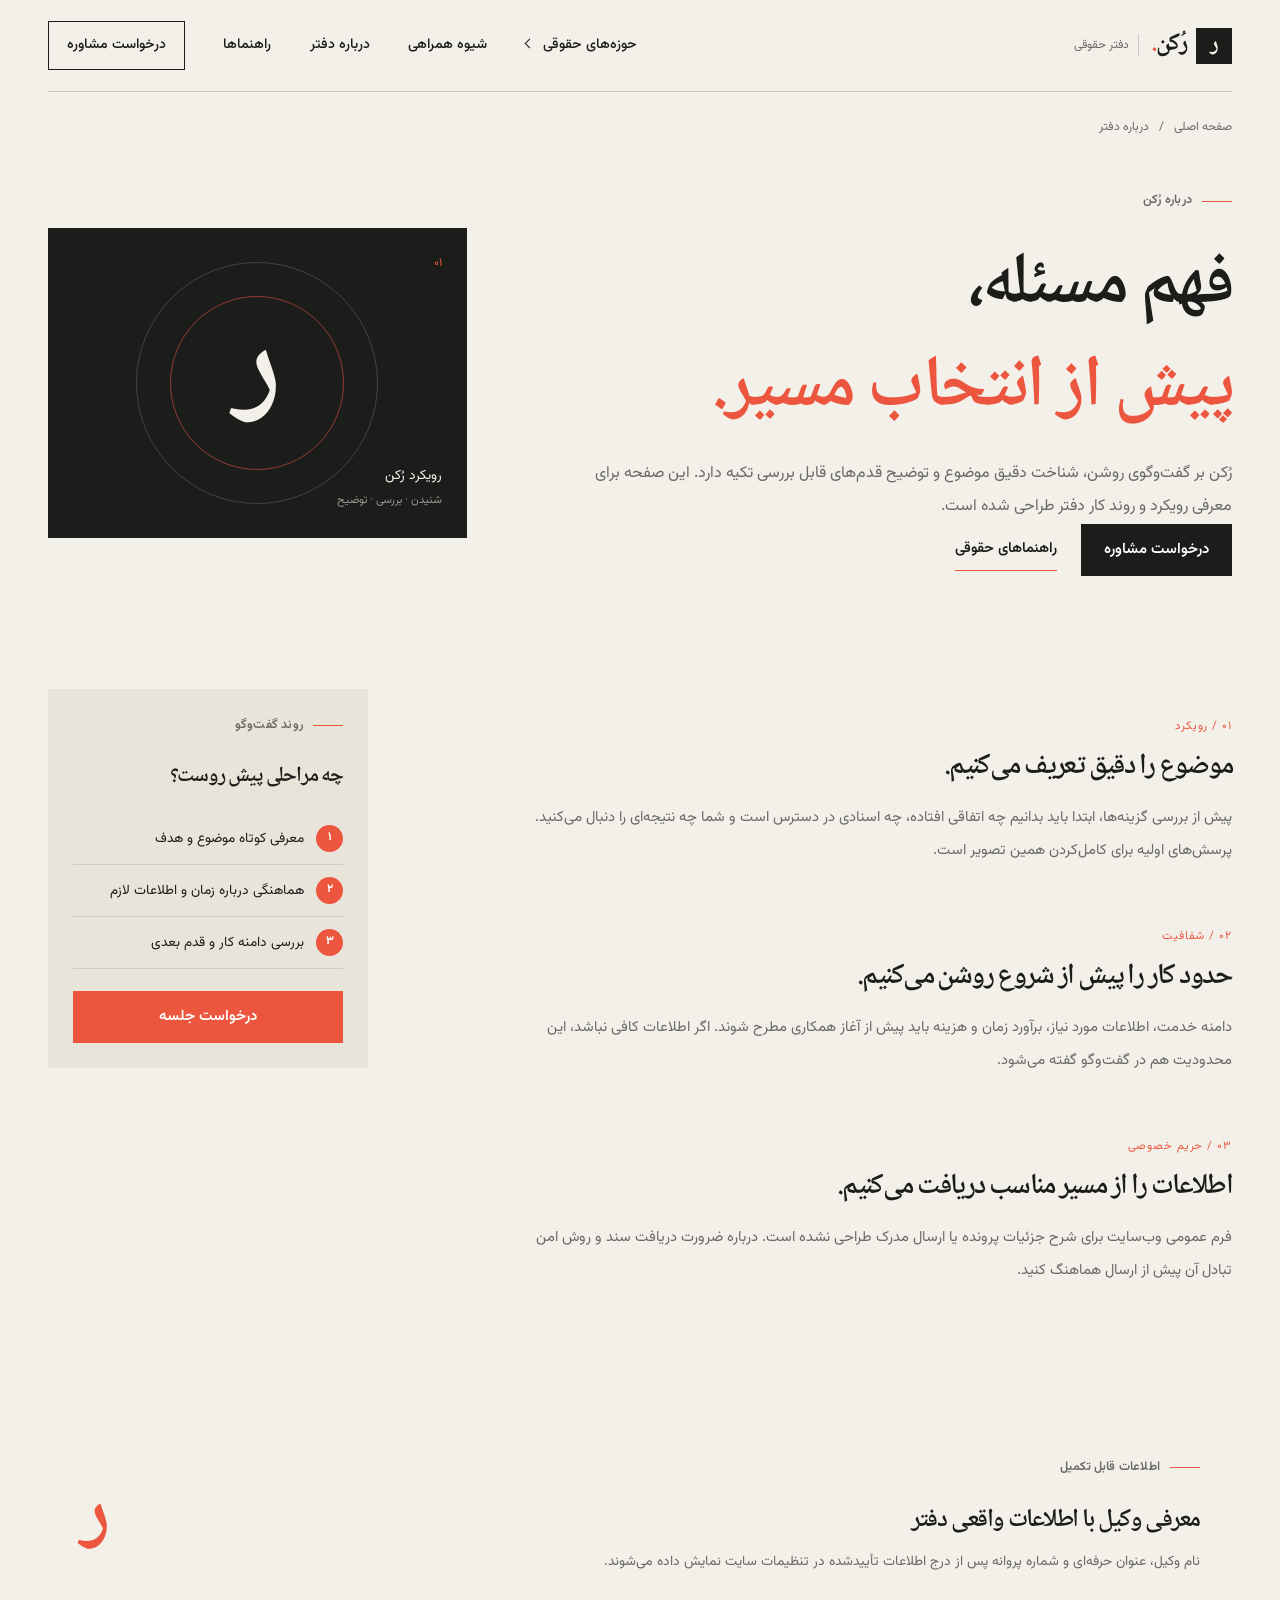
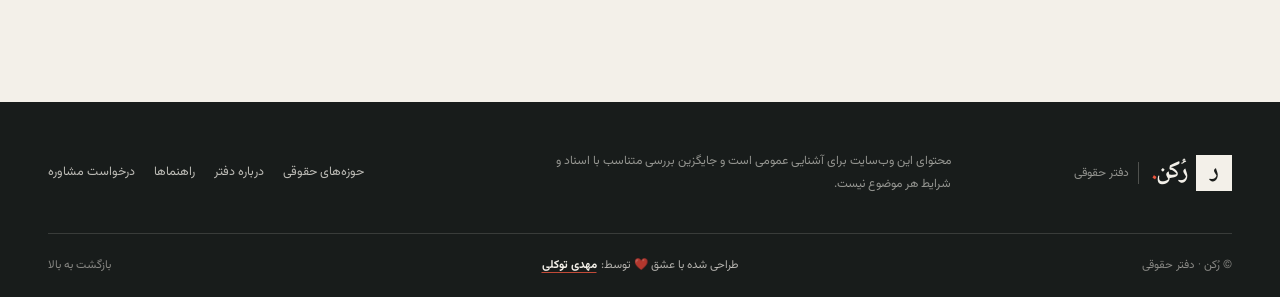
<file: about.html>
<!doctype html>
<html lang="fa" dir="rtl">
<head>
<meta charset="utf-8">
<meta name="viewport" content="width=device-width, initial-scale=1">
<meta name="theme-color" content="#f3f0e9">
<meta name="description" content="با شیوه همراهی، روند گفت‌وگو و اطلاعات حرفه‌ای دفتر حقوقی رُکن آشنا شوید.">
<title>درباره دفتر | رُکن</title>
<link rel="preconnect" href="https://fonts.googleapis.com">
<link rel="preconnect" href="https://fonts.gstatic.com" crossorigin>
<link href="https://fonts.googleapis.com/css2?family=Noto+Naskh+Arabic:wght@500;600;700&family=Vazirmatn:wght@400;500;600;700;800&display=swap" rel="stylesheet">
<link rel="stylesheet" href="styles.css?v=6">
<link rel="stylesheet" href="pages.css?v=1">
<script src="site-config.js?v=1" defer></script>
<script src="app.js?v=4" defer></script>
</head>
<body>
<a class="skip-link" href="#main">رفتن به محتوای اصلی</a>
<div class="page-frame">

  <header class="site-header">
    <a class="brand" href="index.html" aria-label="رُکن، صفحه اصلی"><span class="brand-mark" aria-hidden="true">ر</span><span class="brand-name">رُکن<span class="brand-dot">.</span></span><span class="brand-caption">دفتر حقوقی</span></a>
    <button class="menu-toggle" type="button" aria-expanded="false" aria-controls="main-nav"><span class="menu-toggle-label">منو</span><span class="menu-glyph" aria-hidden="true"><i></i><i></i></span></button>
    <nav class="main-nav" id="main-nav" aria-label="ناوبری اصلی">
      <div class="nav-dropdown">
        <button class="mega-trigger" type="button" aria-expanded="false" aria-controls="service-mega-menu"><span>حوزه‌های حقوقی</span><span class="mega-chevron" aria-hidden="true"></span></button>
        <div class="mega-menu" id="service-mega-menu" hidden>
          <div class="mega-menu-intro"><p class="mega-eyebrow"><span class="eyebrow-line"></span> حوزه‌های حقوقی</p><h2>موضوعتان را از<br><em>یک نقطه شروع کنید.</em></h2><p>حوزه نزدیک به موضوعتان را ببینید و برای گفت‌وگوی اولیه آماده شوید.</p><a class="mega-contact-link" href="index.html#contact">درخواست مشاوره <span aria-hidden="true">↗</span></a><span class="mega-index" aria-hidden="true">RUKN / 01—04</span></div>
          <div class="mega-service-grid">
            <a class="mega-service" href="services/contracts.html"><span class="mega-number">۰۱</span><span class="mega-service-copy"><strong>قرارداد و تعهدات</strong><small>تنظیم، بازبینی و اختلاف</small></span><span class="mega-arrow" aria-hidden="true">↗</span></a><a class="mega-service" href="services/property.html"><span class="mega-number">۰۲</span><span class="mega-service-copy"><strong>املاک و مالکیت</strong><small>معامله، اجاره و اسناد</small></span><span class="mega-arrow" aria-hidden="true">↗</span></a><a class="mega-service" href="services/business.html"><span class="mega-number">۰۳</span><span class="mega-service-copy"><strong>کسب‌وکار و شرکت‌ها</strong><small>همکاری و روابط تجاری</small></span><span class="mega-arrow" aria-hidden="true">↗</span></a><a class="mega-service" href="services/family.html"><span class="mega-number">۰۴</span><span class="mega-service-copy"><strong>مسائل خانواده</strong><small>با توجه به حریم خصوصی</small></span><span class="mega-arrow" aria-hidden="true">↗</span></a>
          </div>
          <div class="mega-menu-footer"><p><strong>از کجا شروع کنم؟</strong><span>شیوه همراهی و روند گفت‌وگو را ببینید.</span></p><a href="about.html">درباره دفتر <span aria-hidden="true">←</span></a></div>
        </div>
      </div>
      <a href="index.html#approach">شیوه همراهی</a>
      <a href="about.html">درباره دفتر</a>
      <a href="guides/index.html">راهنماها</a>
      <a class="nav-contact" href="index.html#contact">درخواست مشاوره</a>
    </nav>
  </header>

<main id="main">
  <section class="inner-hero section-wrap" id="top">
    <div class="breadcrumbs"><a href="index.html">صفحه اصلی</a><span aria-hidden="true">/</span><span>درباره دفتر</span></div>
    <div class="inner-hero-grid"><div><p class="eyebrow"><span class="eyebrow-line"></span> درباره رُکن</p><h1>فهم مسئله،<br><em>پیش از انتخاب مسیر.</em></h1><p class="inner-lead">رُکن بر گفت‌وگوی روشن، شناخت دقیق موضوع و توضیح قدم‌های قابل بررسی تکیه دارد. این صفحه برای معرفی رویکرد و روند کار دفتر طراحی شده است.</p><div class="hero-actions"><a class="button button-dark" href="index.html#contact">درخواست مشاوره</a><a class="text-link" href="guides/index.html">راهنماهای حقوقی</a></div></div><div class="inner-hero-card" aria-hidden="true"><span class="inner-card-number">۰۱</span><span class="inner-card-mark">ر</span><p>رویکرد رُکن<br><small>شنیدن · بررسی · توضیح</small></p></div></div>
  </section>
  <section class="content-layout section-wrap">
    <div class="content-main">
      <article class="content-block"><p class="content-index">۰۱ / رویکرد</p><h2>موضوع را دقیق تعریف می‌کنیم.</h2><p>پیش از بررسی گزینه‌ها، ابتدا باید بدانیم چه اتفاقی افتاده، چه اسنادی در دسترس است و شما چه نتیجه‌ای را دنبال می‌کنید. پرسش‌های اولیه برای کامل‌کردن همین تصویر است.</p></article>
      <article class="content-block"><p class="content-index">۰۲ / شفافیت</p><h2>حدود کار را پیش از شروع روشن می‌کنیم.</h2><p>دامنه خدمت، اطلاعات مورد نیاز، برآورد زمان و هزینه باید پیش از آغاز همکاری مطرح شوند. اگر اطلاعات کافی نباشد، این محدودیت هم در گفت‌وگو گفته می‌شود.</p></article>
      <article class="content-block"><p class="content-index">۰۳ / حریم خصوصی</p><h2>اطلاعات را از مسیر مناسب دریافت می‌کنیم.</h2><p>فرم عمومی وب‌سایت برای شرح جزئیات پرونده یا ارسال مدرک طراحی نشده است. درباره ضرورت دریافت سند و روش امن تبادل آن پیش از ارسال هماهنگ کنید.</p></article>
    </div>
    <aside class="content-aside"><div class="aside-card"><p class="eyebrow"><span class="eyebrow-line"></span> روند گفت‌وگو</p><h2>چه مراحلی پیش روست؟</h2><ol class="numbered-list"><li><b>۱</b><span>معرفی کوتاه موضوع و هدف</span></li><li><b>۲</b><span>هماهنگی درباره زمان و اطلاعات لازم</span></li><li><b>۳</b><span>بررسی دامنه کار و قدم بعدی</span></li></ol><a class="button button-red" href="index.html#contact">درخواست جلسه</a></div></aside>
  </section>
  <section class="profile-section section-wrap" id="attorney-profile" hidden>
    <div class="profile-copy"><p class="eyebrow"><span class="eyebrow-line"></span> معرفی حرفه‌ای</p><h2><span data-attorney-field="name"></span></h2><p class="profile-title" data-attorney-field="title"></p><p data-attorney-field="summary"></p><dl><div><dt>شماره پروانه</dt><dd data-attorney-field="licenseNumber"></dd></div><div data-education-row><dt>تحصیلات</dt><dd data-attorney-field="education"></dd></div></dl></div>
    <div class="profile-photo-wrap" data-photo-wrap hidden><img data-attorney-field="photo" alt="" loading="lazy"></div>
  </section>
  <section class="profile-placeholder section-wrap" id="profile-placeholder">
    <div><p class="eyebrow"><span class="eyebrow-line"></span> اطلاعات قابل تکمیل</p><h2>معرفی وکیل با اطلاعات واقعی دفتر</h2><p>نام وکیل، عنوان حرفه‌ای و شماره پروانه پس از درج اطلاعات تأییدشده در تنظیمات سایت نمایش داده می‌شوند.</p></div><span class="placeholder-mark" aria-hidden="true">ر</span>
  </section>
</main>

    <footer class="site-footer">
      <div class="footer-main section-wrap">
        <a class="brand brand-footer" href="index.html" aria-label="بازگشت به صفحه اصلی"><span class="brand-mark" aria-hidden="true">ر</span><span class="brand-name">رُکن<span class="brand-dot">.</span></span><span class="brand-caption">دفتر حقوقی</span></a>
        <p class="footer-note">محتوای این وب‌سایت برای آشنایی عمومی است و جایگزین بررسی متناسب با اسناد و شرایط هر موضوع نیست.</p>
        <nav class="footer-links" aria-label="پیوندهای پایانی"><a href="index.html#services">حوزه‌های حقوقی</a><a href="about.html">درباره دفتر</a><a href="guides/index.html">راهنماها</a><a href="index.html#contact">درخواست مشاوره</a></nav>
      </div>
      <div class="footer-bottom section-wrap"><span>© رُکن · دفتر حقوقی</span><span class="footer-credit">طراحی شده با عشق ❤️ توسط: <a href="https://mahditavakoli.ir/" target="_blank" rel="noopener noreferrer">مهدی توکلی</a></span><a href="#top">بازگشت به بالا</a></div>
    </footer>
    <a class="mobile-contact-cta" href="index.html#contact">درخواست مشاوره</a>
</div>
</body>
</html>
</file>
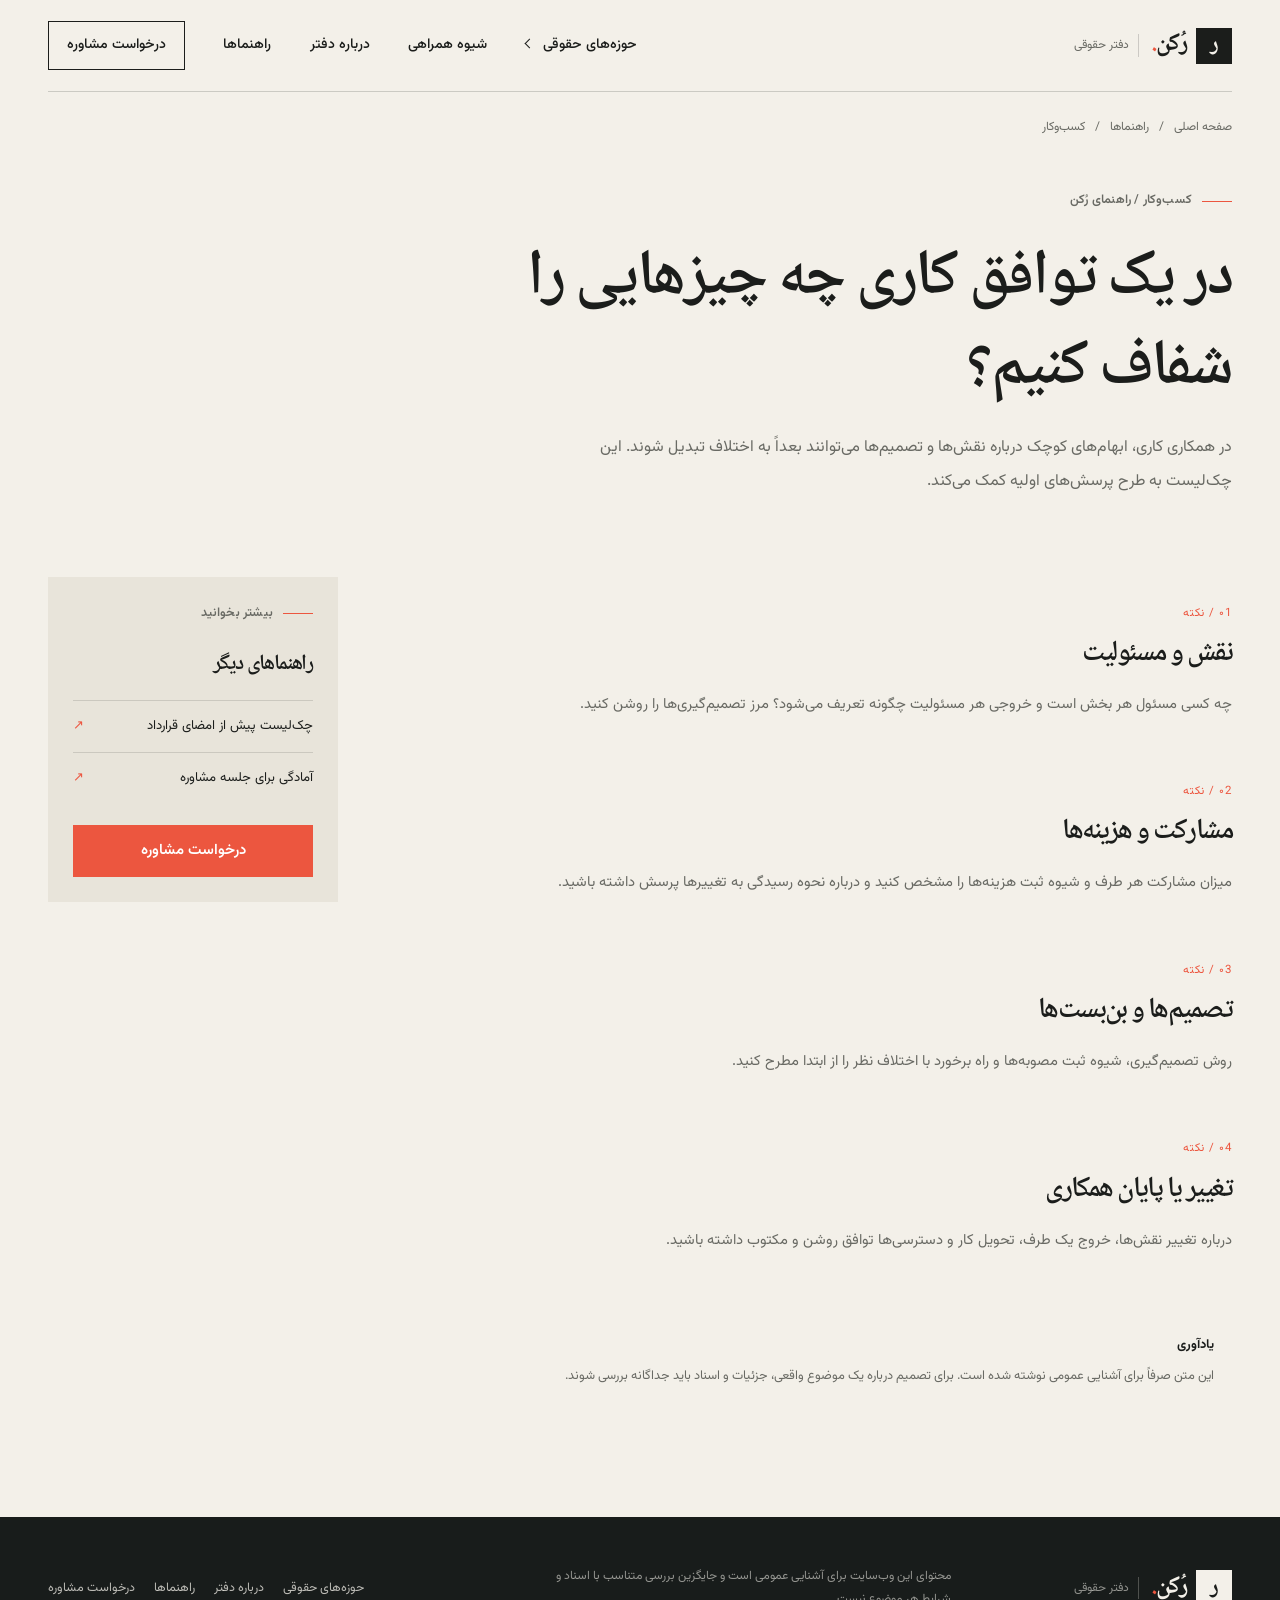
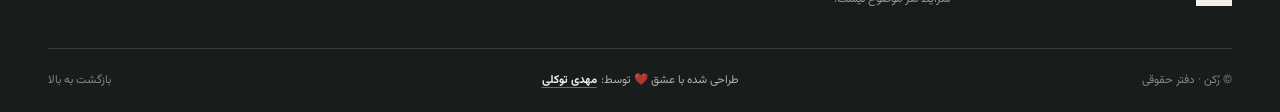
<file: guides/business-agreement.html>
<!doctype html>
<html lang="fa" dir="rtl">
<head>
<meta charset="utf-8">
<meta name="viewport" content="width=device-width, initial-scale=1">
<meta name="theme-color" content="#f3f0e9">
<meta name="description" content="پرسش‌هایی برای روشن‌کردن نقش‌ها، تصمیم‌گیری و ثبت توافق در همکاری‌های کاری.">
<title>در یک توافق کاری چه چیزهایی را شفاف کنیم؟ | رُکن</title>
<link rel="preconnect" href="https://fonts.googleapis.com">
<link rel="preconnect" href="https://fonts.gstatic.com" crossorigin>
<link href="https://fonts.googleapis.com/css2?family=Noto+Naskh+Arabic:wght@500;600;700&family=Vazirmatn:wght@400;500;600;700;800&display=swap" rel="stylesheet">
<link rel="stylesheet" href="../styles.css?v=6">
<link rel="stylesheet" href="../pages.css?v=1">
<script src="../site-config.js?v=1" defer></script>
<script src="../app.js?v=4" defer></script>
</head>
<body>
<a class="skip-link" href="#main">رفتن به محتوای اصلی</a>
<div class="page-frame">

  <header class="site-header">
    <a class="brand" href="../index.html" aria-label="رُکن، صفحه اصلی"><span class="brand-mark" aria-hidden="true">ر</span><span class="brand-name">رُکن<span class="brand-dot">.</span></span><span class="brand-caption">دفتر حقوقی</span></a>
    <button class="menu-toggle" type="button" aria-expanded="false" aria-controls="main-nav"><span class="menu-toggle-label">منو</span><span class="menu-glyph" aria-hidden="true"><i></i><i></i></span></button>
    <nav class="main-nav" id="main-nav" aria-label="ناوبری اصلی">
      <div class="nav-dropdown">
        <button class="mega-trigger" type="button" aria-expanded="false" aria-controls="service-mega-menu"><span>حوزه‌های حقوقی</span><span class="mega-chevron" aria-hidden="true"></span></button>
        <div class="mega-menu" id="service-mega-menu" hidden>
          <div class="mega-menu-intro"><p class="mega-eyebrow"><span class="eyebrow-line"></span> حوزه‌های حقوقی</p><h2>موضوعتان را از<br><em>یک نقطه شروع کنید.</em></h2><p>حوزه نزدیک به موضوعتان را ببینید و برای گفت‌وگوی اولیه آماده شوید.</p><a class="mega-contact-link" href="../index.html#contact">درخواست مشاوره <span aria-hidden="true">↗</span></a><span class="mega-index" aria-hidden="true">RUKN / 01—04</span></div>
          <div class="mega-service-grid">
            <a class="mega-service" href="../services/contracts.html"><span class="mega-number">۰۱</span><span class="mega-service-copy"><strong>قرارداد و تعهدات</strong><small>تنظیم، بازبینی و اختلاف</small></span><span class="mega-arrow" aria-hidden="true">↗</span></a><a class="mega-service" href="../services/property.html"><span class="mega-number">۰۲</span><span class="mega-service-copy"><strong>املاک و مالکیت</strong><small>معامله، اجاره و اسناد</small></span><span class="mega-arrow" aria-hidden="true">↗</span></a><a class="mega-service" href="../services/business.html"><span class="mega-number">۰۳</span><span class="mega-service-copy"><strong>کسب‌وکار و شرکت‌ها</strong><small>همکاری و روابط تجاری</small></span><span class="mega-arrow" aria-hidden="true">↗</span></a><a class="mega-service" href="../services/family.html"><span class="mega-number">۰۴</span><span class="mega-service-copy"><strong>مسائل خانواده</strong><small>با توجه به حریم خصوصی</small></span><span class="mega-arrow" aria-hidden="true">↗</span></a>
          </div>
          <div class="mega-menu-footer"><p><strong>از کجا شروع کنم؟</strong><span>شیوه همراهی و روند گفت‌وگو را ببینید.</span></p><a href="../about.html">درباره دفتر <span aria-hidden="true">←</span></a></div>
        </div>
      </div>
      <a href="../index.html#approach">شیوه همراهی</a>
      <a href="../about.html">درباره دفتر</a>
      <a href="../guides/index.html">راهنماها</a>
      <a class="nav-contact" href="../index.html#contact">درخواست مشاوره</a>
    </nav>
  </header>

<main id="main">
  <section class="inner-hero article-hero section-wrap" id="top">
    <div class="breadcrumbs"><a href="../index.html">صفحه اصلی</a><span aria-hidden="true">/</span><a href="index.html">راهنماها</a><span aria-hidden="true">/</span><span>کسب‌وکار</span></div>
    <div class="article-hero-copy"><p class="eyebrow"><span class="eyebrow-line"></span>کسب‌وکار / راهنمای رُکن</p><h1>در یک توافق کاری چه چیزهایی را شفاف کنیم؟</h1><p class="inner-lead">در همکاری کاری، ابهام‌های کوچک درباره نقش‌ها و تصمیم‌ها می‌توانند بعداً به اختلاف تبدیل شوند. این چک‌لیست به طرح پرسش‌های اولیه کمک می‌کند.</p></div>
  </section>
  <section class="article-layout section-wrap">
    <article class="article-body">
      <section class="content-block"><p class="content-index">۰1 / نکته</p><h2>نقش و مسئولیت</h2><p>چه کسی مسئول هر بخش است و خروجی هر مسئولیت چگونه تعریف می‌شود؟ مرز تصمیم‌گیری‌ها را روشن کنید.</p></section><section class="content-block"><p class="content-index">۰2 / نکته</p><h2>مشارکت و هزینه‌ها</h2><p>میزان مشارکت هر طرف و شیوه ثبت هزینه‌ها را مشخص کنید و درباره نحوه رسیدگی به تغییرها پرسش داشته باشید.</p></section><section class="content-block"><p class="content-index">۰3 / نکته</p><h2>تصمیم‌ها و بن‌بست‌ها</h2><p>روش تصمیم‌گیری، شیوه ثبت مصوبه‌ها و راه برخورد با اختلاف نظر را از ابتدا مطرح کنید.</p></section><section class="content-block"><p class="content-index">۰4 / نکته</p><h2>تغییر یا پایان همکاری</h2><p>درباره تغییر نقش‌ها، خروج یک طرف، تحویل کار و دسترسی‌ها توافق روشن و مکتوب داشته باشید.</p></section>
      <div class="article-disclaimer"><strong>یادآوری</strong><p>این متن صرفاً برای آشنایی عمومی نوشته شده است. برای تصمیم درباره یک موضوع واقعی، جزئیات و اسناد باید جداگانه بررسی شوند.</p></div>
    </article>
    <aside class="article-aside"><div class="aside-card"><p class="eyebrow"><span class="eyebrow-line"></span> بیشتر بخوانید</p><h2>راهنماهای دیگر</h2><a class="aside-link" href="contract-checklist.html">چک‌لیست پیش از امضای قرارداد <span>↗</span></a><a class="aside-link" href="first-consultation.html">آمادگی برای جلسه مشاوره <span>↗</span></a><a class="button button-red" href="../index.html#contact">درخواست مشاوره</a></div></aside>
  </section>
</main>

    <footer class="site-footer">
      <div class="footer-main section-wrap">
        <a class="brand brand-footer" href="../index.html" aria-label="بازگشت به صفحه اصلی"><span class="brand-mark" aria-hidden="true">ر</span><span class="brand-name">رُکن<span class="brand-dot">.</span></span><span class="brand-caption">دفتر حقوقی</span></a>
        <p class="footer-note">محتوای این وب‌سایت برای آشنایی عمومی است و جایگزین بررسی متناسب با اسناد و شرایط هر موضوع نیست.</p>
        <nav class="footer-links" aria-label="پیوندهای پایانی"><a href="../index.html#services">حوزه‌های حقوقی</a><a href="../about.html">درباره دفتر</a><a href="../guides/index.html">راهنماها</a><a href="../index.html#contact">درخواست مشاوره</a></nav>
      </div>
      <div class="footer-bottom section-wrap"><span>© رُکن · دفتر حقوقی</span><span class="footer-credit">طراحی شده با عشق ❤️ توسط: <a href="https://mahditavakoli.ir/" target="_blank" rel="noopener noreferrer">مهدی توکلی</a></span><a href="#top">بازگشت به بالا</a></div>
    </footer>
    <a class="mobile-contact-cta" href="../index.html#contact">درخواست مشاوره</a>
</div>
</body>
</html>
</file>
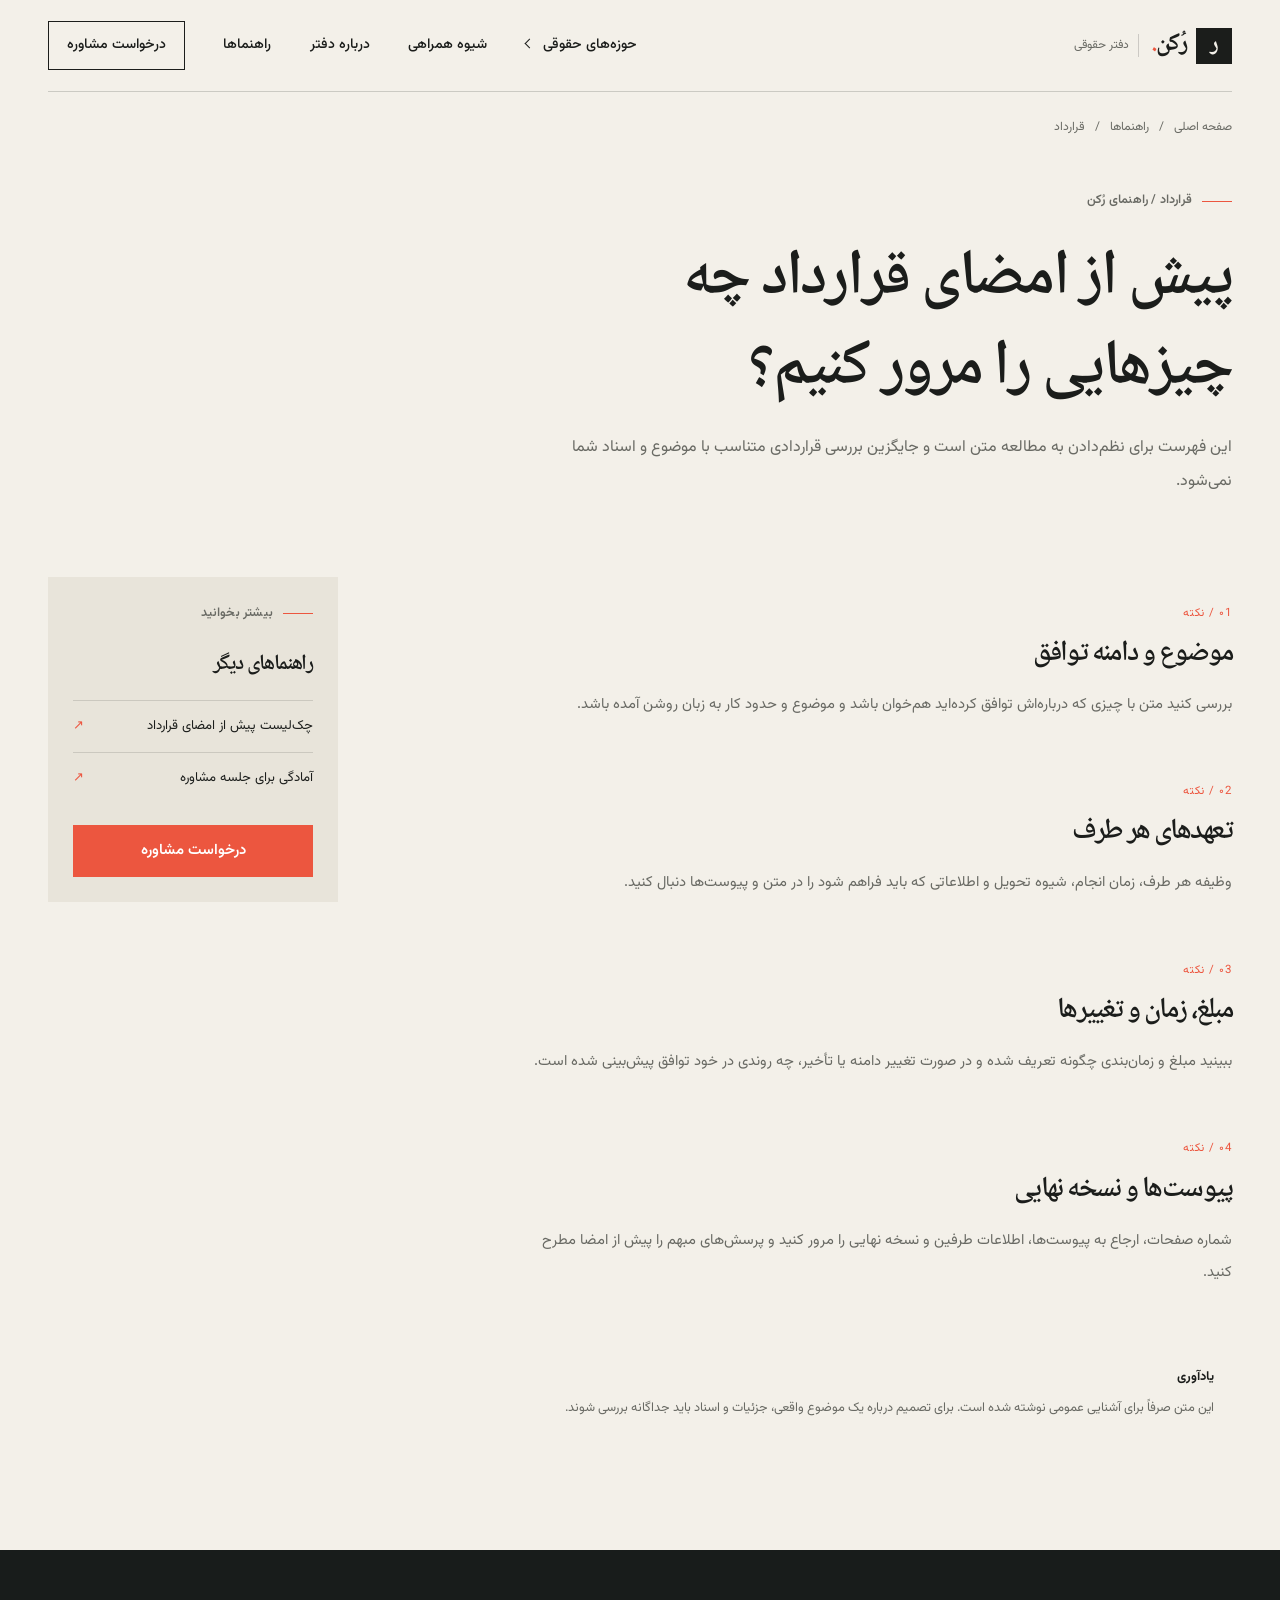
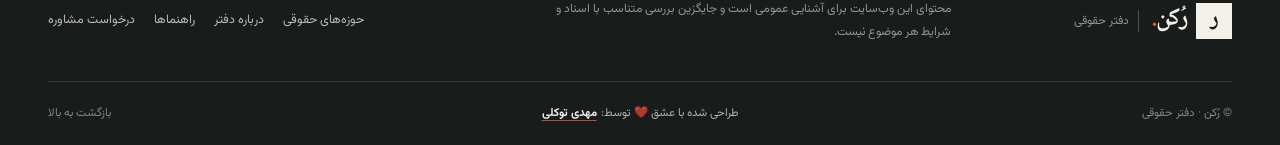
<file: guides/contract-checklist.html>
<!doctype html>
<html lang="fa" dir="rtl">
<head>
<meta charset="utf-8">
<meta name="viewport" content="width=device-width, initial-scale=1">
<meta name="theme-color" content="#f3f0e9">
<meta name="description" content="مرور نکات عمومی برای خواندن متن قرارداد و آماده‌کردن پرسش‌های پیش از امضا.">
<title>پیش از امضای قرارداد چه چیزهایی را مرور کنیم؟ | رُکن</title>
<link rel="preconnect" href="https://fonts.googleapis.com">
<link rel="preconnect" href="https://fonts.gstatic.com" crossorigin>
<link href="https://fonts.googleapis.com/css2?family=Noto+Naskh+Arabic:wght@500;600;700&family=Vazirmatn:wght@400;500;600;700;800&display=swap" rel="stylesheet">
<link rel="stylesheet" href="../styles.css?v=6">
<link rel="stylesheet" href="../pages.css?v=1">
<script src="../site-config.js?v=1" defer></script>
<script src="../app.js?v=4" defer></script>
</head>
<body>
<a class="skip-link" href="#main">رفتن به محتوای اصلی</a>
<div class="page-frame">

  <header class="site-header">
    <a class="brand" href="../index.html" aria-label="رُکن، صفحه اصلی"><span class="brand-mark" aria-hidden="true">ر</span><span class="brand-name">رُکن<span class="brand-dot">.</span></span><span class="brand-caption">دفتر حقوقی</span></a>
    <button class="menu-toggle" type="button" aria-expanded="false" aria-controls="main-nav"><span class="menu-toggle-label">منو</span><span class="menu-glyph" aria-hidden="true"><i></i><i></i></span></button>
    <nav class="main-nav" id="main-nav" aria-label="ناوبری اصلی">
      <div class="nav-dropdown">
        <button class="mega-trigger" type="button" aria-expanded="false" aria-controls="service-mega-menu"><span>حوزه‌های حقوقی</span><span class="mega-chevron" aria-hidden="true"></span></button>
        <div class="mega-menu" id="service-mega-menu" hidden>
          <div class="mega-menu-intro"><p class="mega-eyebrow"><span class="eyebrow-line"></span> حوزه‌های حقوقی</p><h2>موضوعتان را از<br><em>یک نقطه شروع کنید.</em></h2><p>حوزه نزدیک به موضوعتان را ببینید و برای گفت‌وگوی اولیه آماده شوید.</p><a class="mega-contact-link" href="../index.html#contact">درخواست مشاوره <span aria-hidden="true">↗</span></a><span class="mega-index" aria-hidden="true">RUKN / 01—04</span></div>
          <div class="mega-service-grid">
            <a class="mega-service" href="../services/contracts.html"><span class="mega-number">۰۱</span><span class="mega-service-copy"><strong>قرارداد و تعهدات</strong><small>تنظیم، بازبینی و اختلاف</small></span><span class="mega-arrow" aria-hidden="true">↗</span></a><a class="mega-service" href="../services/property.html"><span class="mega-number">۰۲</span><span class="mega-service-copy"><strong>املاک و مالکیت</strong><small>معامله، اجاره و اسناد</small></span><span class="mega-arrow" aria-hidden="true">↗</span></a><a class="mega-service" href="../services/business.html"><span class="mega-number">۰۳</span><span class="mega-service-copy"><strong>کسب‌وکار و شرکت‌ها</strong><small>همکاری و روابط تجاری</small></span><span class="mega-arrow" aria-hidden="true">↗</span></a><a class="mega-service" href="../services/family.html"><span class="mega-number">۰۴</span><span class="mega-service-copy"><strong>مسائل خانواده</strong><small>با توجه به حریم خصوصی</small></span><span class="mega-arrow" aria-hidden="true">↗</span></a>
          </div>
          <div class="mega-menu-footer"><p><strong>از کجا شروع کنم؟</strong><span>شیوه همراهی و روند گفت‌وگو را ببینید.</span></p><a href="../about.html">درباره دفتر <span aria-hidden="true">←</span></a></div>
        </div>
      </div>
      <a href="../index.html#approach">شیوه همراهی</a>
      <a href="../about.html">درباره دفتر</a>
      <a href="../guides/index.html">راهنماها</a>
      <a class="nav-contact" href="../index.html#contact">درخواست مشاوره</a>
    </nav>
  </header>

<main id="main">
  <section class="inner-hero article-hero section-wrap" id="top">
    <div class="breadcrumbs"><a href="../index.html">صفحه اصلی</a><span aria-hidden="true">/</span><a href="index.html">راهنماها</a><span aria-hidden="true">/</span><span>قرارداد</span></div>
    <div class="article-hero-copy"><p class="eyebrow"><span class="eyebrow-line"></span>قرارداد / راهنمای رُکن</p><h1>پیش از امضای قرارداد چه چیزهایی را مرور کنیم؟</h1><p class="inner-lead">این فهرست برای نظم‌دادن به مطالعه متن است و جایگزین بررسی قراردادی متناسب با موضوع و اسناد شما نمی‌شود.</p></div>
  </section>
  <section class="article-layout section-wrap">
    <article class="article-body">
      <section class="content-block"><p class="content-index">۰1 / نکته</p><h2>موضوع و دامنه توافق</h2><p>بررسی کنید متن با چیزی که درباره‌اش توافق کرده‌اید هم‌خوان باشد و موضوع و حدود کار به زبان روشن آمده باشد.</p></section><section class="content-block"><p class="content-index">۰2 / نکته</p><h2>تعهدهای هر طرف</h2><p>وظیفه هر طرف، زمان انجام، شیوه تحویل و اطلاعاتی که باید فراهم شود را در متن و پیوست‌ها دنبال کنید.</p></section><section class="content-block"><p class="content-index">۰3 / نکته</p><h2>مبلغ، زمان و تغییرها</h2><p>ببینید مبلغ و زمان‌بندی چگونه تعریف شده و در صورت تغییر دامنه یا تأخیر، چه روندی در خود توافق پیش‌بینی شده است.</p></section><section class="content-block"><p class="content-index">۰4 / نکته</p><h2>پیوست‌ها و نسخه نهایی</h2><p>شماره صفحات، ارجاع به پیوست‌ها، اطلاعات طرفین و نسخه نهایی را مرور کنید و پرسش‌های مبهم را پیش از امضا مطرح کنید.</p></section>
      <div class="article-disclaimer"><strong>یادآوری</strong><p>این متن صرفاً برای آشنایی عمومی نوشته شده است. برای تصمیم درباره یک موضوع واقعی، جزئیات و اسناد باید جداگانه بررسی شوند.</p></div>
    </article>
    <aside class="article-aside"><div class="aside-card"><p class="eyebrow"><span class="eyebrow-line"></span> بیشتر بخوانید</p><h2>راهنماهای دیگر</h2><a class="aside-link" href="contract-checklist.html">چک‌لیست پیش از امضای قرارداد <span>↗</span></a><a class="aside-link" href="first-consultation.html">آمادگی برای جلسه مشاوره <span>↗</span></a><a class="button button-red" href="../index.html#contact">درخواست مشاوره</a></div></aside>
  </section>
</main>

    <footer class="site-footer">
      <div class="footer-main section-wrap">
        <a class="brand brand-footer" href="../index.html" aria-label="بازگشت به صفحه اصلی"><span class="brand-mark" aria-hidden="true">ر</span><span class="brand-name">رُکن<span class="brand-dot">.</span></span><span class="brand-caption">دفتر حقوقی</span></a>
        <p class="footer-note">محتوای این وب‌سایت برای آشنایی عمومی است و جایگزین بررسی متناسب با اسناد و شرایط هر موضوع نیست.</p>
        <nav class="footer-links" aria-label="پیوندهای پایانی"><a href="../index.html#services">حوزه‌های حقوقی</a><a href="../about.html">درباره دفتر</a><a href="../guides/index.html">راهنماها</a><a href="../index.html#contact">درخواست مشاوره</a></nav>
      </div>
      <div class="footer-bottom section-wrap"><span>© رُکن · دفتر حقوقی</span><span class="footer-credit">طراحی شده با عشق ❤️ توسط: <a href="https://mahditavakoli.ir/" target="_blank" rel="noopener noreferrer">مهدی توکلی</a></span><a href="#top">بازگشت به بالا</a></div>
    </footer>
    <a class="mobile-contact-cta" href="../index.html#contact">درخواست مشاوره</a>
</div>
</body>
</html>
</file>
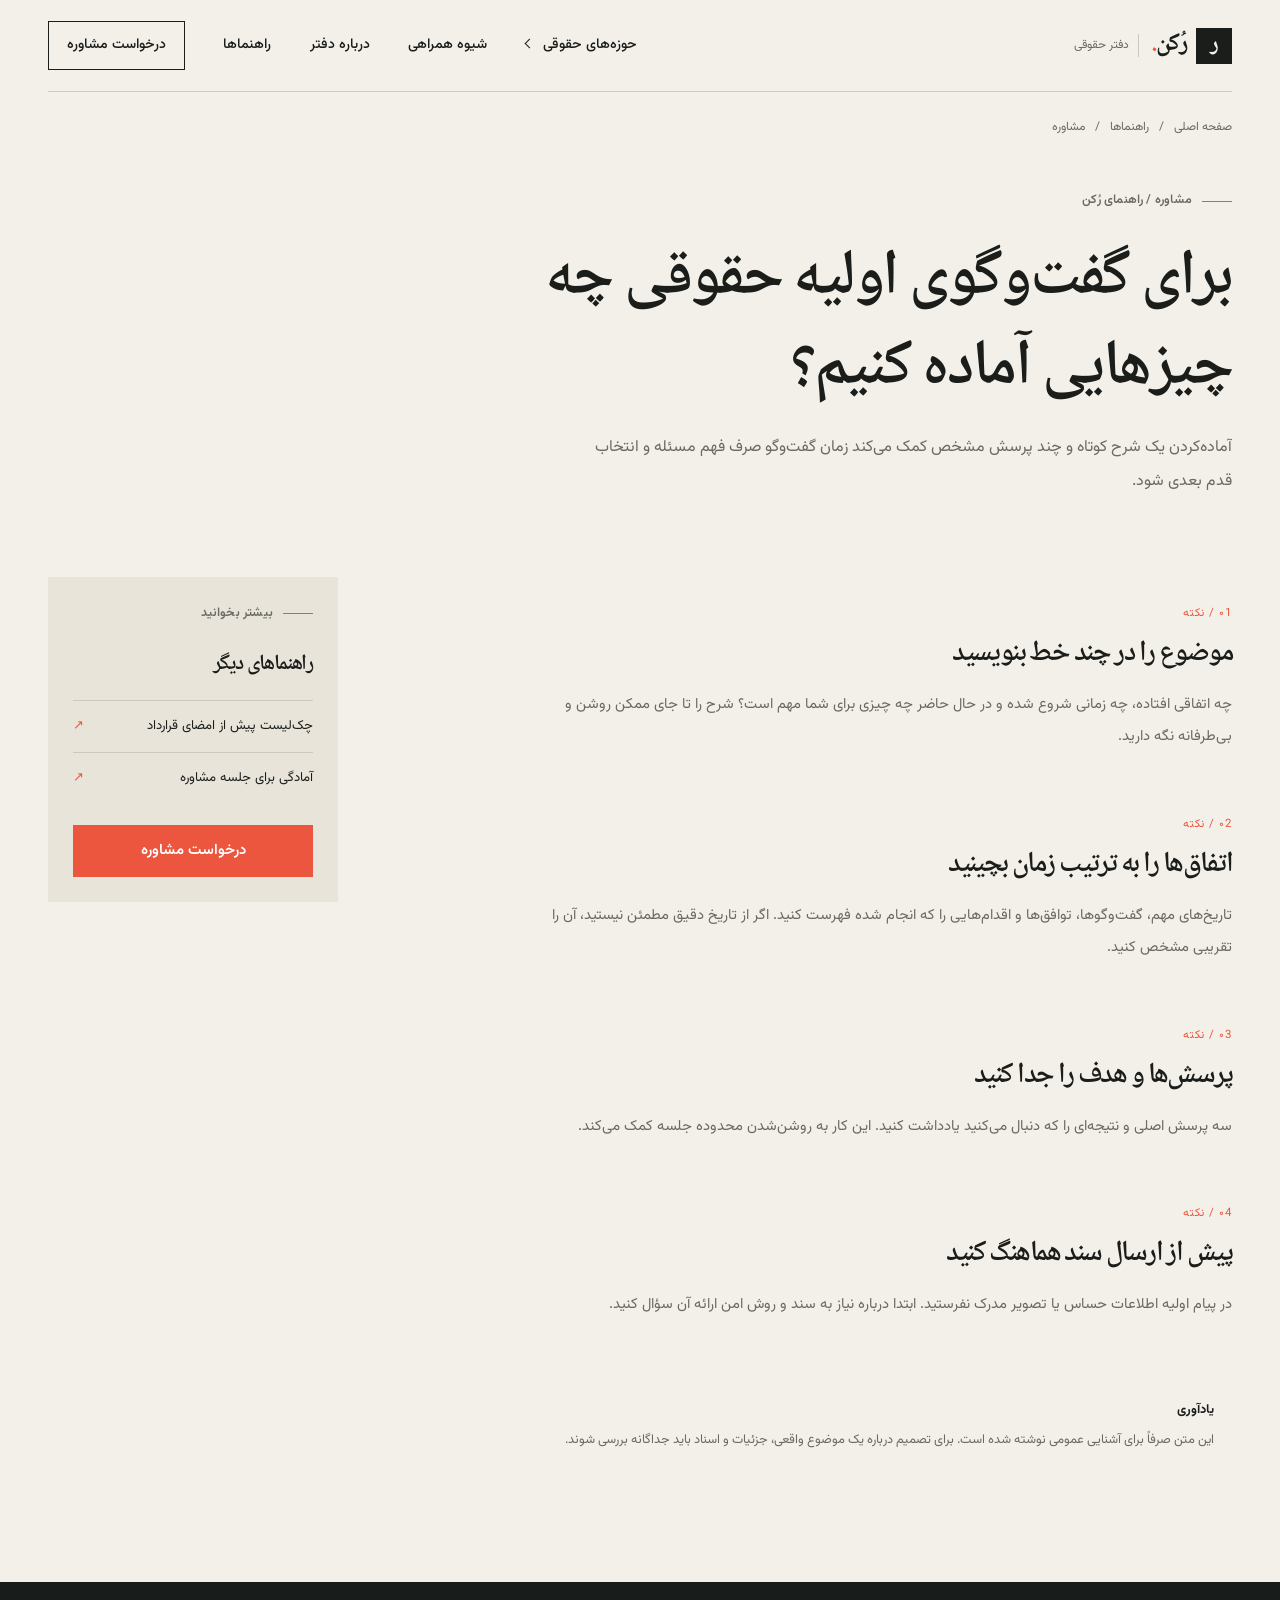
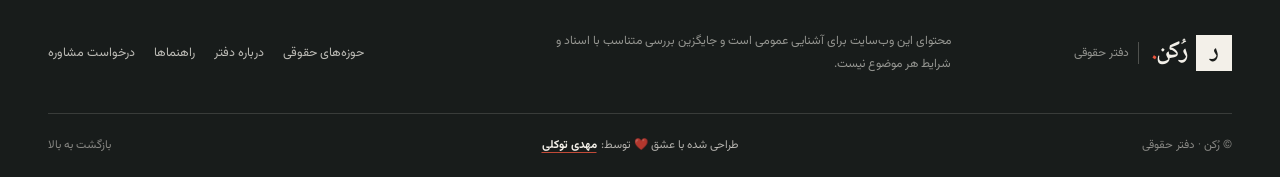
<file: guides/first-consultation.html>
<!doctype html>
<html lang="fa" dir="rtl">
<head>
<meta charset="utf-8">
<meta name="viewport" content="width=device-width, initial-scale=1">
<meta name="theme-color" content="#f3f0e9">
<meta name="description" content="چک‌لیستی برای مرتب‌کردن موضوع، پرسش‌ها و اسناد پیش از جلسه مشاوره حقوقی.">
<title>برای گفت‌وگوی اولیه حقوقی چه چیزهایی آماده کنیم؟ | رُکن</title>
<link rel="preconnect" href="https://fonts.googleapis.com">
<link rel="preconnect" href="https://fonts.gstatic.com" crossorigin>
<link href="https://fonts.googleapis.com/css2?family=Noto+Naskh+Arabic:wght@500;600;700&family=Vazirmatn:wght@400;500;600;700;800&display=swap" rel="stylesheet">
<link rel="stylesheet" href="../styles.css?v=6">
<link rel="stylesheet" href="../pages.css?v=1">
<script src="../site-config.js?v=1" defer></script>
<script src="../app.js?v=4" defer></script>
</head>
<body>
<a class="skip-link" href="#main">رفتن به محتوای اصلی</a>
<div class="page-frame">

  <header class="site-header">
    <a class="brand" href="../index.html" aria-label="رُکن، صفحه اصلی"><span class="brand-mark" aria-hidden="true">ر</span><span class="brand-name">رُکن<span class="brand-dot">.</span></span><span class="brand-caption">دفتر حقوقی</span></a>
    <button class="menu-toggle" type="button" aria-expanded="false" aria-controls="main-nav"><span class="menu-toggle-label">منو</span><span class="menu-glyph" aria-hidden="true"><i></i><i></i></span></button>
    <nav class="main-nav" id="main-nav" aria-label="ناوبری اصلی">
      <div class="nav-dropdown">
        <button class="mega-trigger" type="button" aria-expanded="false" aria-controls="service-mega-menu"><span>حوزه‌های حقوقی</span><span class="mega-chevron" aria-hidden="true"></span></button>
        <div class="mega-menu" id="service-mega-menu" hidden>
          <div class="mega-menu-intro"><p class="mega-eyebrow"><span class="eyebrow-line"></span> حوزه‌های حقوقی</p><h2>موضوعتان را از<br><em>یک نقطه شروع کنید.</em></h2><p>حوزه نزدیک به موضوعتان را ببینید و برای گفت‌وگوی اولیه آماده شوید.</p><a class="mega-contact-link" href="../index.html#contact">درخواست مشاوره <span aria-hidden="true">↗</span></a><span class="mega-index" aria-hidden="true">RUKN / 01—04</span></div>
          <div class="mega-service-grid">
            <a class="mega-service" href="../services/contracts.html"><span class="mega-number">۰۱</span><span class="mega-service-copy"><strong>قرارداد و تعهدات</strong><small>تنظیم، بازبینی و اختلاف</small></span><span class="mega-arrow" aria-hidden="true">↗</span></a><a class="mega-service" href="../services/property.html"><span class="mega-number">۰۲</span><span class="mega-service-copy"><strong>املاک و مالکیت</strong><small>معامله، اجاره و اسناد</small></span><span class="mega-arrow" aria-hidden="true">↗</span></a><a class="mega-service" href="../services/business.html"><span class="mega-number">۰۳</span><span class="mega-service-copy"><strong>کسب‌وکار و شرکت‌ها</strong><small>همکاری و روابط تجاری</small></span><span class="mega-arrow" aria-hidden="true">↗</span></a><a class="mega-service" href="../services/family.html"><span class="mega-number">۰۴</span><span class="mega-service-copy"><strong>مسائل خانواده</strong><small>با توجه به حریم خصوصی</small></span><span class="mega-arrow" aria-hidden="true">↗</span></a>
          </div>
          <div class="mega-menu-footer"><p><strong>از کجا شروع کنم؟</strong><span>شیوه همراهی و روند گفت‌وگو را ببینید.</span></p><a href="../about.html">درباره دفتر <span aria-hidden="true">←</span></a></div>
        </div>
      </div>
      <a href="../index.html#approach">شیوه همراهی</a>
      <a href="../about.html">درباره دفتر</a>
      <a href="../guides/index.html">راهنماها</a>
      <a class="nav-contact" href="../index.html#contact">درخواست مشاوره</a>
    </nav>
  </header>

<main id="main">
  <section class="inner-hero article-hero section-wrap" id="top">
    <div class="breadcrumbs"><a href="../index.html">صفحه اصلی</a><span aria-hidden="true">/</span><a href="index.html">راهنماها</a><span aria-hidden="true">/</span><span>مشاوره</span></div>
    <div class="article-hero-copy"><p class="eyebrow"><span class="eyebrow-line"></span>مشاوره / راهنمای رُکن</p><h1>برای گفت‌وگوی اولیه حقوقی چه چیزهایی آماده کنیم؟</h1><p class="inner-lead">آماده‌کردن یک شرح کوتاه و چند پرسش مشخص کمک می‌کند زمان گفت‌وگو صرف فهم مسئله و انتخاب قدم بعدی شود.</p></div>
  </section>
  <section class="article-layout section-wrap">
    <article class="article-body">
      <section class="content-block"><p class="content-index">۰1 / نکته</p><h2>موضوع را در چند خط بنویسید</h2><p>چه اتفاقی افتاده، چه زمانی شروع شده و در حال حاضر چه چیزی برای شما مهم است؟ شرح را تا جای ممکن روشن و بی‌طرفانه نگه دارید.</p></section><section class="content-block"><p class="content-index">۰2 / نکته</p><h2>اتفاق‌ها را به ترتیب زمان بچینید</h2><p>تاریخ‌های مهم، گفت‌وگوها، توافق‌ها و اقدام‌هایی را که انجام شده فهرست کنید. اگر از تاریخ دقیق مطمئن نیستید، آن را تقریبی مشخص کنید.</p></section><section class="content-block"><p class="content-index">۰3 / نکته</p><h2>پرسش‌ها و هدف را جدا کنید</h2><p>سه پرسش اصلی و نتیجه‌ای را که دنبال می‌کنید یادداشت کنید. این کار به روشن‌شدن محدوده جلسه کمک می‌کند.</p></section><section class="content-block"><p class="content-index">۰4 / نکته</p><h2>پیش از ارسال سند هماهنگ کنید</h2><p>در پیام اولیه اطلاعات حساس یا تصویر مدرک نفرستید. ابتدا درباره نیاز به سند و روش امن ارائه آن سؤال کنید.</p></section>
      <div class="article-disclaimer"><strong>یادآوری</strong><p>این متن صرفاً برای آشنایی عمومی نوشته شده است. برای تصمیم درباره یک موضوع واقعی، جزئیات و اسناد باید جداگانه بررسی شوند.</p></div>
    </article>
    <aside class="article-aside"><div class="aside-card"><p class="eyebrow"><span class="eyebrow-line"></span> بیشتر بخوانید</p><h2>راهنماهای دیگر</h2><a class="aside-link" href="contract-checklist.html">چک‌لیست پیش از امضای قرارداد <span>↗</span></a><a class="aside-link" href="first-consultation.html">آمادگی برای جلسه مشاوره <span>↗</span></a><a class="button button-red" href="../index.html#contact">درخواست مشاوره</a></div></aside>
  </section>
</main>

    <footer class="site-footer">
      <div class="footer-main section-wrap">
        <a class="brand brand-footer" href="../index.html" aria-label="بازگشت به صفحه اصلی"><span class="brand-mark" aria-hidden="true">ر</span><span class="brand-name">رُکن<span class="brand-dot">.</span></span><span class="brand-caption">دفتر حقوقی</span></a>
        <p class="footer-note">محتوای این وب‌سایت برای آشنایی عمومی است و جایگزین بررسی متناسب با اسناد و شرایط هر موضوع نیست.</p>
        <nav class="footer-links" aria-label="پیوندهای پایانی"><a href="../index.html#services">حوزه‌های حقوقی</a><a href="../about.html">درباره دفتر</a><a href="../guides/index.html">راهنماها</a><a href="../index.html#contact">درخواست مشاوره</a></nav>
      </div>
      <div class="footer-bottom section-wrap"><span>© رُکن · دفتر حقوقی</span><span class="footer-credit">طراحی شده با عشق ❤️ توسط: <a href="https://mahditavakoli.ir/" target="_blank" rel="noopener noreferrer">مهدی توکلی</a></span><a href="#top">بازگشت به بالا</a></div>
    </footer>
    <a class="mobile-contact-cta" href="../index.html#contact">درخواست مشاوره</a>
</div>
</body>
</html>
</file>
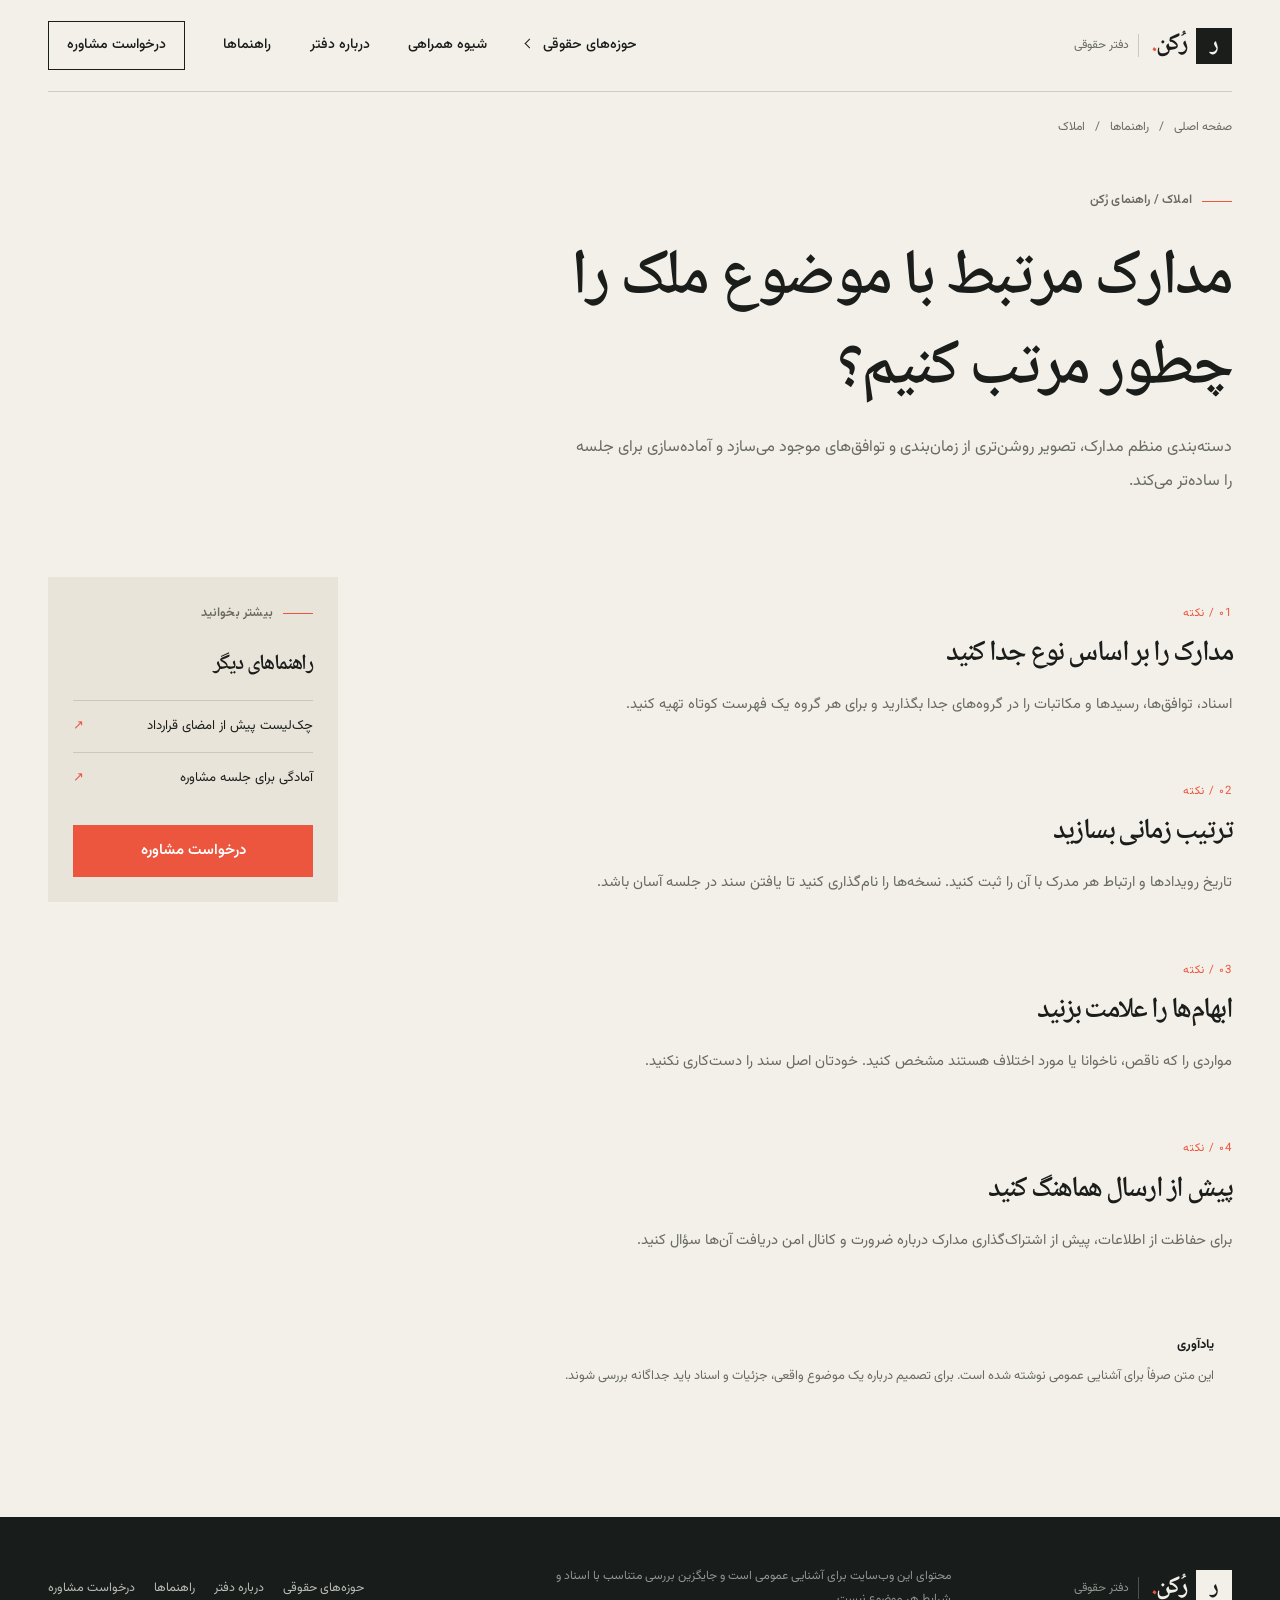
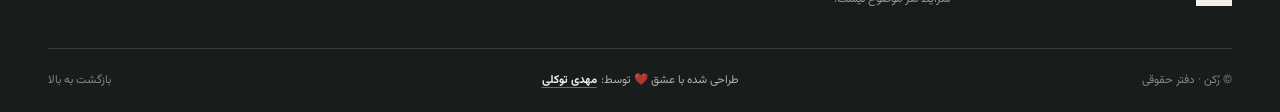
<file: guides/property-records.html>
<!doctype html>
<html lang="fa" dir="rtl">
<head>
<meta charset="utf-8">
<meta name="viewport" content="width=device-width, initial-scale=1">
<meta name="theme-color" content="#f3f0e9">
<meta name="description" content="روش ساده‌ای برای دسته‌بندی اسناد، پرداخت‌ها و مکاتبات مرتبط با موضوع ملکی.">
<title>مدارک مرتبط با موضوع ملک را چطور مرتب کنیم؟ | رُکن</title>
<link rel="preconnect" href="https://fonts.googleapis.com">
<link rel="preconnect" href="https://fonts.gstatic.com" crossorigin>
<link href="https://fonts.googleapis.com/css2?family=Noto+Naskh+Arabic:wght@500;600;700&family=Vazirmatn:wght@400;500;600;700;800&display=swap" rel="stylesheet">
<link rel="stylesheet" href="../styles.css?v=6">
<link rel="stylesheet" href="../pages.css?v=1">
<script src="../site-config.js?v=1" defer></script>
<script src="../app.js?v=4" defer></script>
</head>
<body>
<a class="skip-link" href="#main">رفتن به محتوای اصلی</a>
<div class="page-frame">

  <header class="site-header">
    <a class="brand" href="../index.html" aria-label="رُکن، صفحه اصلی"><span class="brand-mark" aria-hidden="true">ر</span><span class="brand-name">رُکن<span class="brand-dot">.</span></span><span class="brand-caption">دفتر حقوقی</span></a>
    <button class="menu-toggle" type="button" aria-expanded="false" aria-controls="main-nav"><span class="menu-toggle-label">منو</span><span class="menu-glyph" aria-hidden="true"><i></i><i></i></span></button>
    <nav class="main-nav" id="main-nav" aria-label="ناوبری اصلی">
      <div class="nav-dropdown">
        <button class="mega-trigger" type="button" aria-expanded="false" aria-controls="service-mega-menu"><span>حوزه‌های حقوقی</span><span class="mega-chevron" aria-hidden="true"></span></button>
        <div class="mega-menu" id="service-mega-menu" hidden>
          <div class="mega-menu-intro"><p class="mega-eyebrow"><span class="eyebrow-line"></span> حوزه‌های حقوقی</p><h2>موضوعتان را از<br><em>یک نقطه شروع کنید.</em></h2><p>حوزه نزدیک به موضوعتان را ببینید و برای گفت‌وگوی اولیه آماده شوید.</p><a class="mega-contact-link" href="../index.html#contact">درخواست مشاوره <span aria-hidden="true">↗</span></a><span class="mega-index" aria-hidden="true">RUKN / 01—04</span></div>
          <div class="mega-service-grid">
            <a class="mega-service" href="../services/contracts.html"><span class="mega-number">۰۱</span><span class="mega-service-copy"><strong>قرارداد و تعهدات</strong><small>تنظیم، بازبینی و اختلاف</small></span><span class="mega-arrow" aria-hidden="true">↗</span></a><a class="mega-service" href="../services/property.html"><span class="mega-number">۰۲</span><span class="mega-service-copy"><strong>املاک و مالکیت</strong><small>معامله، اجاره و اسناد</small></span><span class="mega-arrow" aria-hidden="true">↗</span></a><a class="mega-service" href="../services/business.html"><span class="mega-number">۰۳</span><span class="mega-service-copy"><strong>کسب‌وکار و شرکت‌ها</strong><small>همکاری و روابط تجاری</small></span><span class="mega-arrow" aria-hidden="true">↗</span></a><a class="mega-service" href="../services/family.html"><span class="mega-number">۰۴</span><span class="mega-service-copy"><strong>مسائل خانواده</strong><small>با توجه به حریم خصوصی</small></span><span class="mega-arrow" aria-hidden="true">↗</span></a>
          </div>
          <div class="mega-menu-footer"><p><strong>از کجا شروع کنم؟</strong><span>شیوه همراهی و روند گفت‌وگو را ببینید.</span></p><a href="../about.html">درباره دفتر <span aria-hidden="true">←</span></a></div>
        </div>
      </div>
      <a href="../index.html#approach">شیوه همراهی</a>
      <a href="../about.html">درباره دفتر</a>
      <a href="../guides/index.html">راهنماها</a>
      <a class="nav-contact" href="../index.html#contact">درخواست مشاوره</a>
    </nav>
  </header>

<main id="main">
  <section class="inner-hero article-hero section-wrap" id="top">
    <div class="breadcrumbs"><a href="../index.html">صفحه اصلی</a><span aria-hidden="true">/</span><a href="index.html">راهنماها</a><span aria-hidden="true">/</span><span>املاک</span></div>
    <div class="article-hero-copy"><p class="eyebrow"><span class="eyebrow-line"></span>املاک / راهنمای رُکن</p><h1>مدارک مرتبط با موضوع ملک را چطور مرتب کنیم؟</h1><p class="inner-lead">دسته‌بندی منظم مدارک، تصویر روشن‌تری از زمان‌بندی و توافق‌های موجود می‌سازد و آماده‌سازی برای جلسه را ساده‌تر می‌کند.</p></div>
  </section>
  <section class="article-layout section-wrap">
    <article class="article-body">
      <section class="content-block"><p class="content-index">۰1 / نکته</p><h2>مدارک را بر اساس نوع جدا کنید</h2><p>اسناد، توافق‌ها، رسیدها و مکاتبات را در گروه‌های جدا بگذارید و برای هر گروه یک فهرست کوتاه تهیه کنید.</p></section><section class="content-block"><p class="content-index">۰2 / نکته</p><h2>ترتیب زمانی بسازید</h2><p>تاریخ رویدادها و ارتباط هر مدرک با آن را ثبت کنید. نسخه‌ها را نام‌گذاری کنید تا یافتن سند در جلسه آسان باشد.</p></section><section class="content-block"><p class="content-index">۰3 / نکته</p><h2>ابهام‌ها را علامت بزنید</h2><p>مواردی را که ناقص، ناخوانا یا مورد اختلاف هستند مشخص کنید. خودتان اصل سند را دست‌کاری نکنید.</p></section><section class="content-block"><p class="content-index">۰4 / نکته</p><h2>پیش از ارسال هماهنگ کنید</h2><p>برای حفاظت از اطلاعات، پیش از اشتراک‌گذاری مدارک درباره ضرورت و کانال امن دریافت آن‌ها سؤال کنید.</p></section>
      <div class="article-disclaimer"><strong>یادآوری</strong><p>این متن صرفاً برای آشنایی عمومی نوشته شده است. برای تصمیم درباره یک موضوع واقعی، جزئیات و اسناد باید جداگانه بررسی شوند.</p></div>
    </article>
    <aside class="article-aside"><div class="aside-card"><p class="eyebrow"><span class="eyebrow-line"></span> بیشتر بخوانید</p><h2>راهنماهای دیگر</h2><a class="aside-link" href="contract-checklist.html">چک‌لیست پیش از امضای قرارداد <span>↗</span></a><a class="aside-link" href="first-consultation.html">آمادگی برای جلسه مشاوره <span>↗</span></a><a class="button button-red" href="../index.html#contact">درخواست مشاوره</a></div></aside>
  </section>
</main>

    <footer class="site-footer">
      <div class="footer-main section-wrap">
        <a class="brand brand-footer" href="../index.html" aria-label="بازگشت به صفحه اصلی"><span class="brand-mark" aria-hidden="true">ر</span><span class="brand-name">رُکن<span class="brand-dot">.</span></span><span class="brand-caption">دفتر حقوقی</span></a>
        <p class="footer-note">محتوای این وب‌سایت برای آشنایی عمومی است و جایگزین بررسی متناسب با اسناد و شرایط هر موضوع نیست.</p>
        <nav class="footer-links" aria-label="پیوندهای پایانی"><a href="../index.html#services">حوزه‌های حقوقی</a><a href="../about.html">درباره دفتر</a><a href="../guides/index.html">راهنماها</a><a href="../index.html#contact">درخواست مشاوره</a></nav>
      </div>
      <div class="footer-bottom section-wrap"><span>© رُکن · دفتر حقوقی</span><span class="footer-credit">طراحی شده با عشق ❤️ توسط: <a href="https://mahditavakoli.ir/" target="_blank" rel="noopener noreferrer">مهدی توکلی</a></span><a href="#top">بازگشت به بالا</a></div>
    </footer>
    <a class="mobile-contact-cta" href="../index.html#contact">درخواست مشاوره</a>
</div>
</body>
</html>
</file>
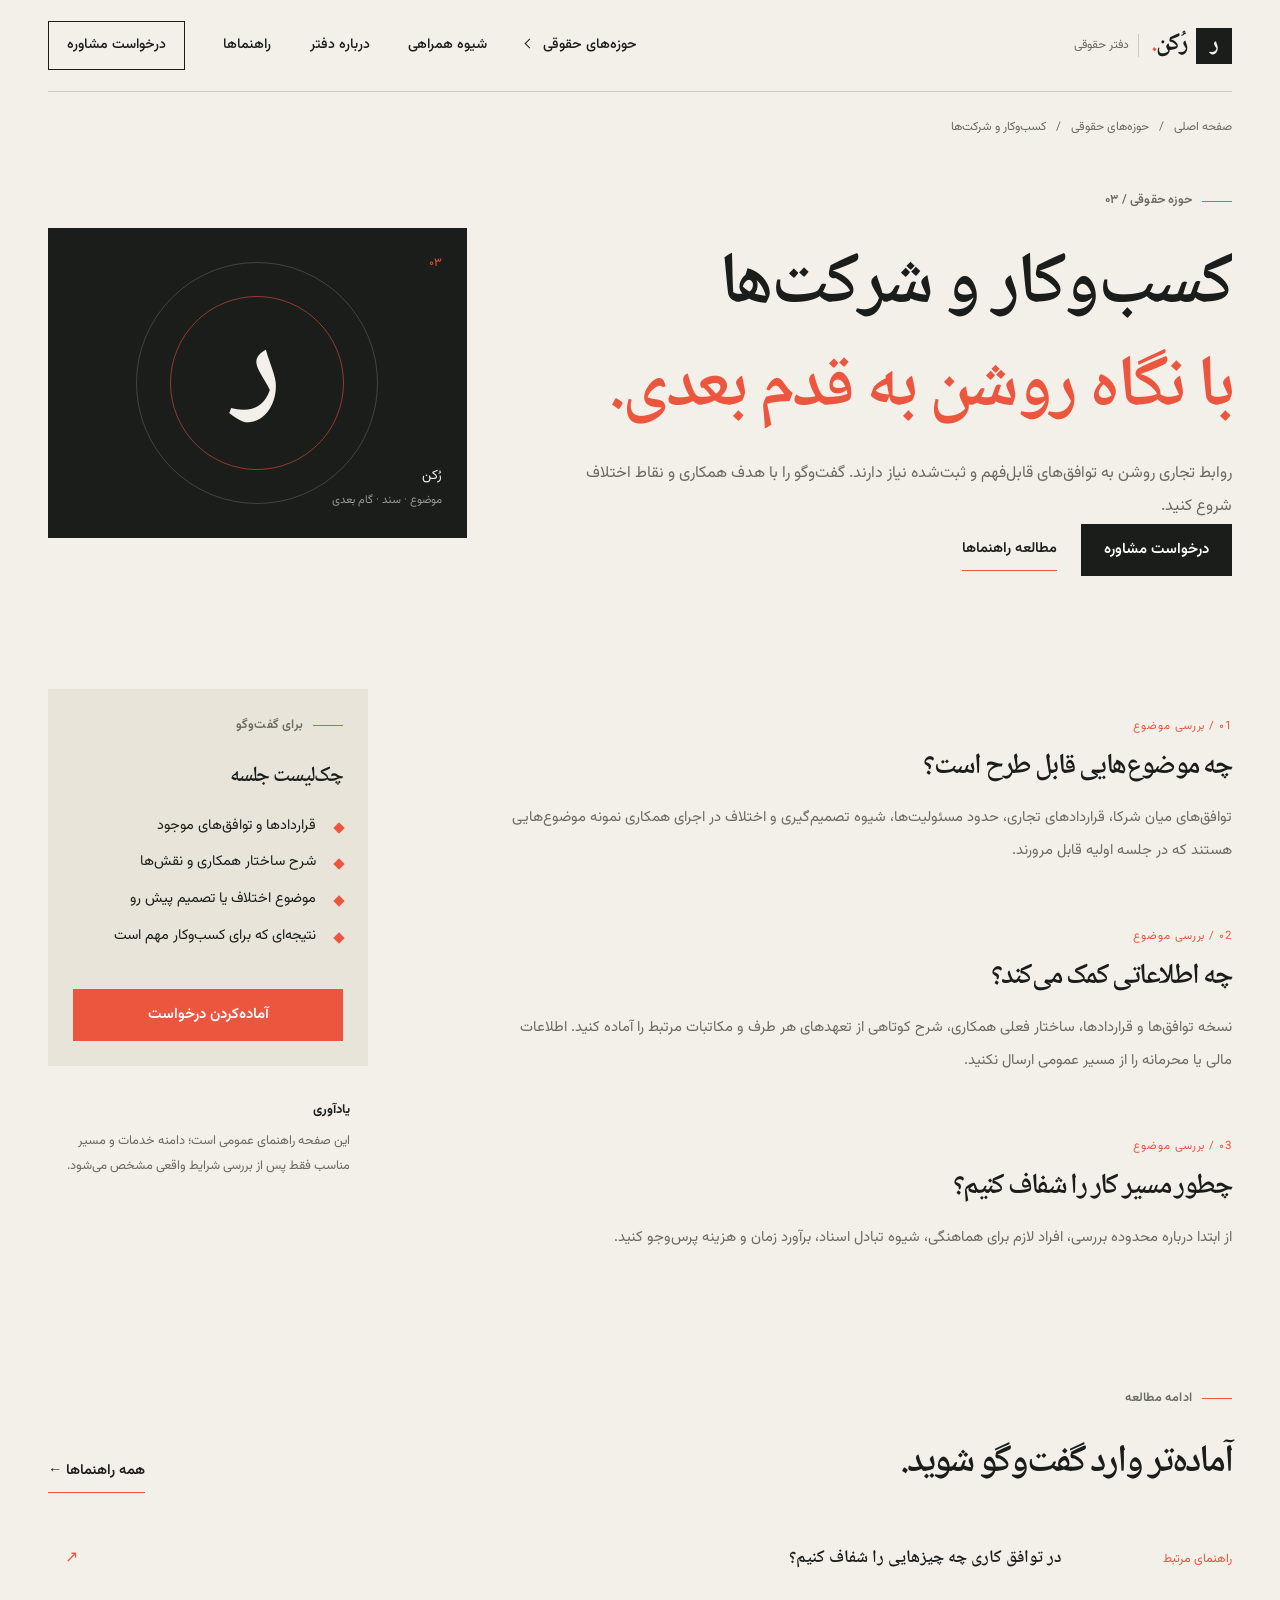
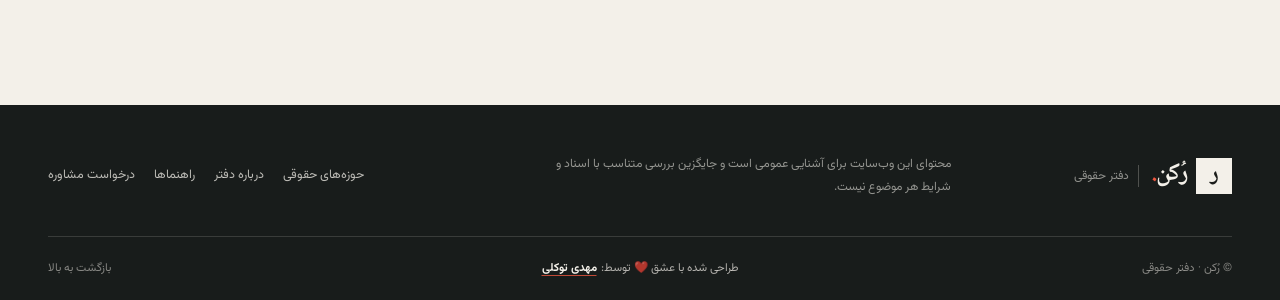
<file: services/business.html>
<!doctype html>
<html lang="fa" dir="rtl">
<head>
<meta charset="utf-8">
<meta name="viewport" content="width=device-width, initial-scale=1">
<meta name="theme-color" content="#f3f0e9">
<meta name="description" content="روابط تجاری روشن به توافق‌های قابل‌فهم و ثبت‌شده نیاز دارند. گفت‌وگو را با هدف همکاری و نقاط اختلاف شروع کنید.">
<title>کسب‌وکار و شرکت‌ها و مشاوره | رُکن</title>
<link rel="preconnect" href="https://fonts.googleapis.com">
<link rel="preconnect" href="https://fonts.gstatic.com" crossorigin>
<link href="https://fonts.googleapis.com/css2?family=Noto+Naskh+Arabic:wght@500;600;700&family=Vazirmatn:wght@400;500;600;700;800&display=swap" rel="stylesheet">
<link rel="stylesheet" href="../styles.css?v=6">
<link rel="stylesheet" href="../pages.css?v=1">
<script src="../site-config.js?v=1" defer></script>
<script src="../app.js?v=4" defer></script>
</head>
<body>
<a class="skip-link" href="#main">رفتن به محتوای اصلی</a>
<div class="page-frame">

  <header class="site-header">
    <a class="brand" href="../index.html" aria-label="رُکن، صفحه اصلی"><span class="brand-mark" aria-hidden="true">ر</span><span class="brand-name">رُکن<span class="brand-dot">.</span></span><span class="brand-caption">دفتر حقوقی</span></a>
    <button class="menu-toggle" type="button" aria-expanded="false" aria-controls="main-nav"><span class="menu-toggle-label">منو</span><span class="menu-glyph" aria-hidden="true"><i></i><i></i></span></button>
    <nav class="main-nav" id="main-nav" aria-label="ناوبری اصلی">
      <div class="nav-dropdown">
        <button class="mega-trigger" type="button" aria-expanded="false" aria-controls="service-mega-menu"><span>حوزه‌های حقوقی</span><span class="mega-chevron" aria-hidden="true"></span></button>
        <div class="mega-menu" id="service-mega-menu" hidden>
          <div class="mega-menu-intro"><p class="mega-eyebrow"><span class="eyebrow-line"></span> حوزه‌های حقوقی</p><h2>موضوعتان را از<br><em>یک نقطه شروع کنید.</em></h2><p>حوزه نزدیک به موضوعتان را ببینید و برای گفت‌وگوی اولیه آماده شوید.</p><a class="mega-contact-link" href="../index.html#contact">درخواست مشاوره <span aria-hidden="true">↗</span></a><span class="mega-index" aria-hidden="true">RUKN / 01—04</span></div>
          <div class="mega-service-grid">
            <a class="mega-service" href="../services/contracts.html"><span class="mega-number">۰۱</span><span class="mega-service-copy"><strong>قرارداد و تعهدات</strong><small>تنظیم، بازبینی و اختلاف</small></span><span class="mega-arrow" aria-hidden="true">↗</span></a><a class="mega-service" href="../services/property.html"><span class="mega-number">۰۲</span><span class="mega-service-copy"><strong>املاک و مالکیت</strong><small>معامله، اجاره و اسناد</small></span><span class="mega-arrow" aria-hidden="true">↗</span></a><a class="mega-service" href="../services/business.html"><span class="mega-number">۰۳</span><span class="mega-service-copy"><strong>کسب‌وکار و شرکت‌ها</strong><small>همکاری و روابط تجاری</small></span><span class="mega-arrow" aria-hidden="true">↗</span></a><a class="mega-service" href="../services/family.html"><span class="mega-number">۰۴</span><span class="mega-service-copy"><strong>مسائل خانواده</strong><small>با توجه به حریم خصوصی</small></span><span class="mega-arrow" aria-hidden="true">↗</span></a>
          </div>
          <div class="mega-menu-footer"><p><strong>از کجا شروع کنم؟</strong><span>شیوه همراهی و روند گفت‌وگو را ببینید.</span></p><a href="../about.html">درباره دفتر <span aria-hidden="true">←</span></a></div>
        </div>
      </div>
      <a href="../index.html#approach">شیوه همراهی</a>
      <a href="../about.html">درباره دفتر</a>
      <a href="../guides/index.html">راهنماها</a>
      <a class="nav-contact" href="../index.html#contact">درخواست مشاوره</a>
    </nav>
  </header>

<main id="main">
  <section class="inner-hero section-wrap" id="top">
    <div class="breadcrumbs"><a href="../index.html">صفحه اصلی</a><span aria-hidden="true">/</span><a href="../index.html#services">حوزه‌های حقوقی</a><span aria-hidden="true">/</span><span>کسب‌وکار و شرکت‌ها</span></div>
    <div class="inner-hero-grid"><div><p class="eyebrow"><span class="eyebrow-line"></span>حوزه حقوقی / ۰۳</p><h1>کسب‌وکار و شرکت‌ها<br><em>با نگاه روشن به قدم بعدی.</em></h1><p class="inner-lead">روابط تجاری روشن به توافق‌های قابل‌فهم و ثبت‌شده نیاز دارند. گفت‌وگو را با هدف همکاری و نقاط اختلاف شروع کنید.</p><div class="hero-actions"><a class="button button-dark" href="../index.html#contact">درخواست مشاوره</a><a class="text-link" href="../guides/index.html">مطالعه راهنماها</a></div></div><div class="inner-hero-card" aria-hidden="true"><span class="inner-card-number">۰۳</span><span class="inner-card-mark">ر</span><p>رُکن<br><small>موضوع · سند · گام بعدی</small></p></div></div>
  </section>
  <section class="content-layout section-wrap">
    <div class="content-main">
      <article class="content-block"><p class="content-index">۰1 / بررسی موضوع</p><h2>چه موضوع‌هایی قابل طرح است؟</h2><p>توافق‌های میان شرکا، قراردادهای تجاری، حدود مسئولیت‌ها، شیوه تصمیم‌گیری و اختلاف در اجرای همکاری نمونه موضوع‌هایی هستند که در جلسه اولیه قابل مرورند.</p></article><article class="content-block"><p class="content-index">۰2 / بررسی موضوع</p><h2>چه اطلاعاتی کمک می‌کند؟</h2><p>نسخه توافق‌ها و قراردادها، ساختار فعلی همکاری، شرح کوتاهی از تعهدهای هر طرف و مکاتبات مرتبط را آماده کنید. اطلاعات مالی یا محرمانه را از مسیر عمومی ارسال نکنید.</p></article><article class="content-block"><p class="content-index">۰3 / بررسی موضوع</p><h2>چطور مسیر کار را شفاف کنیم؟</h2><p>از ابتدا درباره محدوده بررسی، افراد لازم برای هماهنگی، شیوه تبادل اسناد، برآورد زمان و هزینه پرس‌وجو کنید.</p></article>
    </div>
    <aside class="content-aside">
      <div class="aside-card"><p class="eyebrow"><span class="eyebrow-line"></span> برای گفت‌وگو</p><h2>چک‌لیست جلسه</h2><ul class="check-list"><li>قراردادها و توافق‌های موجود</li><li>شرح ساختار همکاری و نقش‌ها</li><li>موضوع اختلاف یا تصمیم پیش رو</li><li>نتیجه‌ای که برای کسب‌وکار مهم است</li></ul><a class="button button-red" href="../index.html#contact">آماده‌کردن درخواست</a></div>
      <div class="aside-note"><strong>یادآوری</strong><p>این صفحه راهنمای عمومی است؛ دامنه خدمات و مسیر مناسب فقط پس از بررسی شرایط واقعی مشخص می‌شود.</p></div>
    </aside>
  </section>
  <section class="related-guides section-wrap"><div class="related-heading"><div><p class="eyebrow"><span class="eyebrow-line"></span> ادامه مطالعه</p><h2>آماده‌تر وارد گفت‌وگو شوید.</h2></div><a class="text-link" href="../guides/index.html">همه راهنماها ←</a></div><a class="related-guide" href="../guides/business-agreement.html"><span>راهنمای مرتبط</span><strong>در توافق کاری چه چیزهایی را شفاف کنیم؟</strong><span aria-hidden="true">↗</span></a></section>
</main>

    <footer class="site-footer">
      <div class="footer-main section-wrap">
        <a class="brand brand-footer" href="../index.html" aria-label="بازگشت به صفحه اصلی"><span class="brand-mark" aria-hidden="true">ر</span><span class="brand-name">رُکن<span class="brand-dot">.</span></span><span class="brand-caption">دفتر حقوقی</span></a>
        <p class="footer-note">محتوای این وب‌سایت برای آشنایی عمومی است و جایگزین بررسی متناسب با اسناد و شرایط هر موضوع نیست.</p>
        <nav class="footer-links" aria-label="پیوندهای پایانی"><a href="../index.html#services">حوزه‌های حقوقی</a><a href="../about.html">درباره دفتر</a><a href="../guides/index.html">راهنماها</a><a href="../index.html#contact">درخواست مشاوره</a></nav>
      </div>
      <div class="footer-bottom section-wrap"><span>© رُکن · دفتر حقوقی</span><span class="footer-credit">طراحی شده با عشق ❤️ توسط: <a href="https://mahditavakoli.ir/" target="_blank" rel="noopener noreferrer">مهدی توکلی</a></span><a href="#top">بازگشت به بالا</a></div>
    </footer>
    <a class="mobile-contact-cta" href="../index.html#contact">درخواست مشاوره</a>
</div>
</body>
</html>
</file>
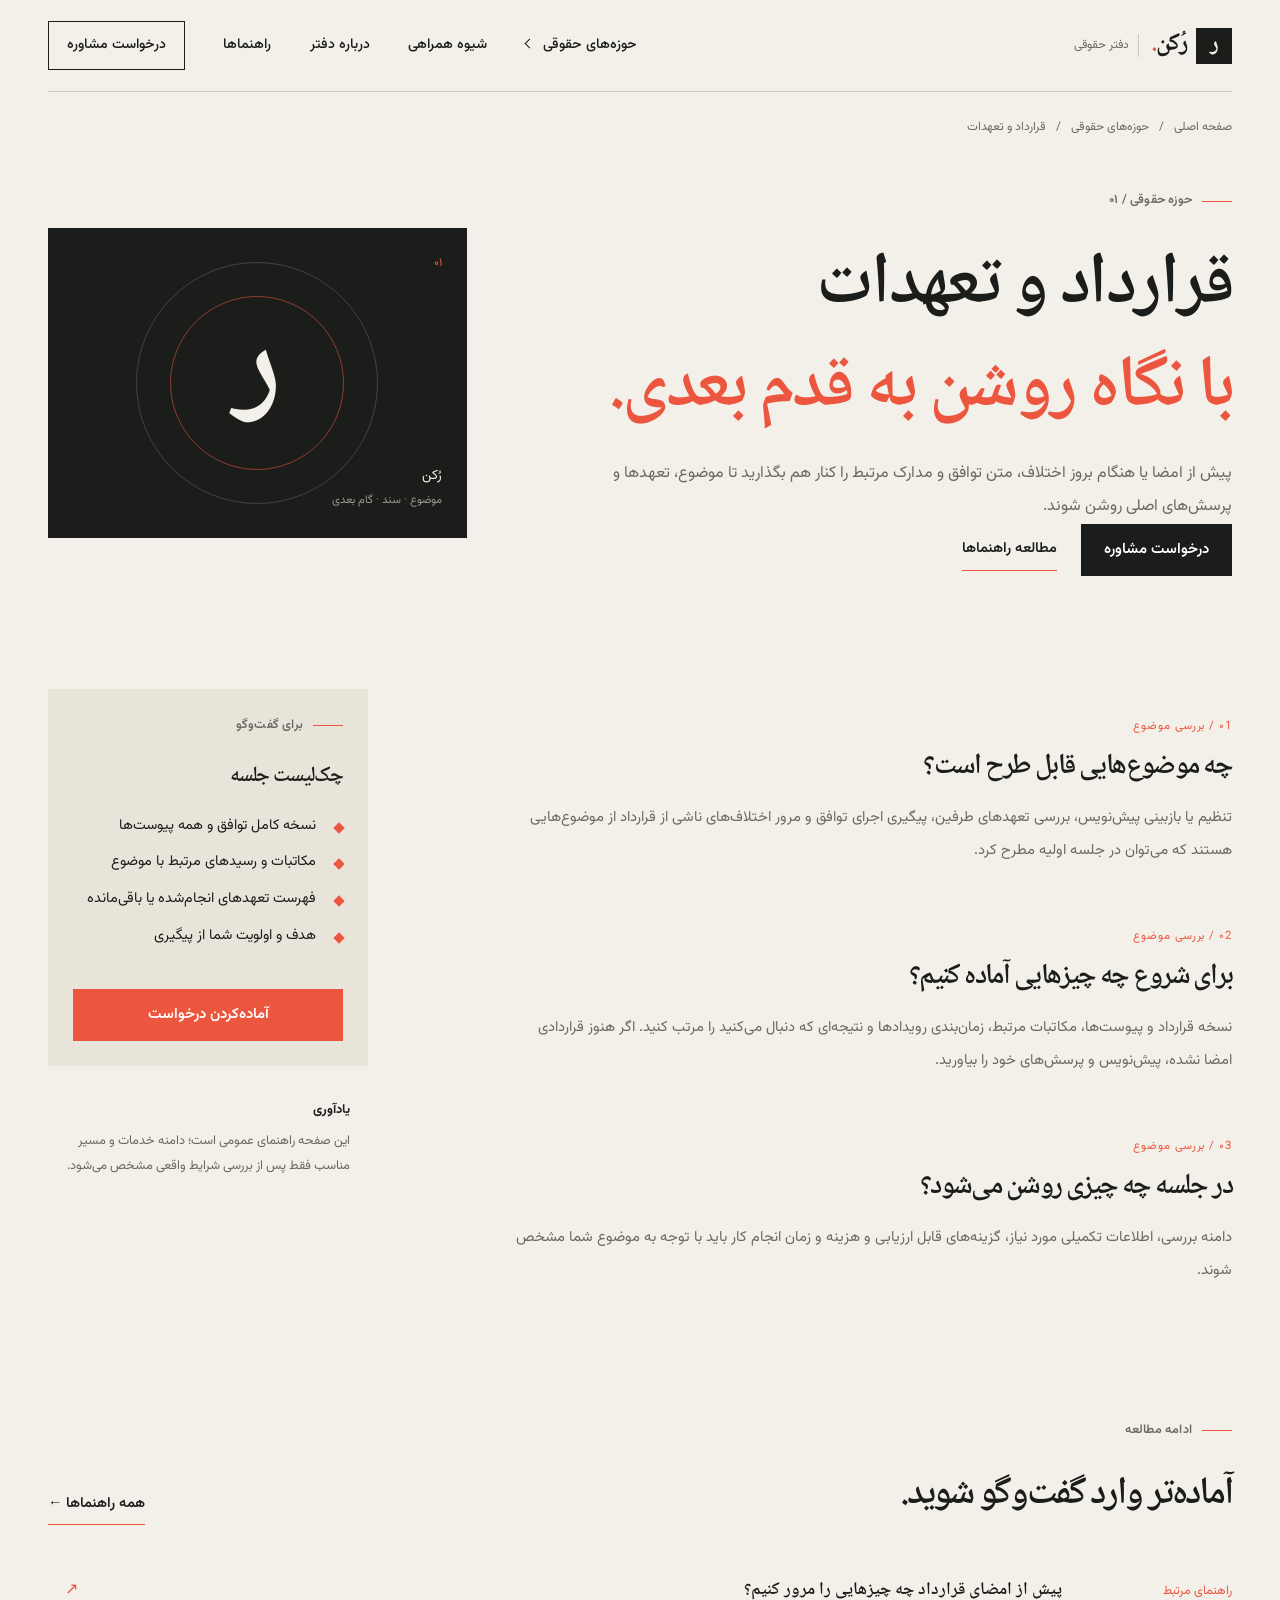
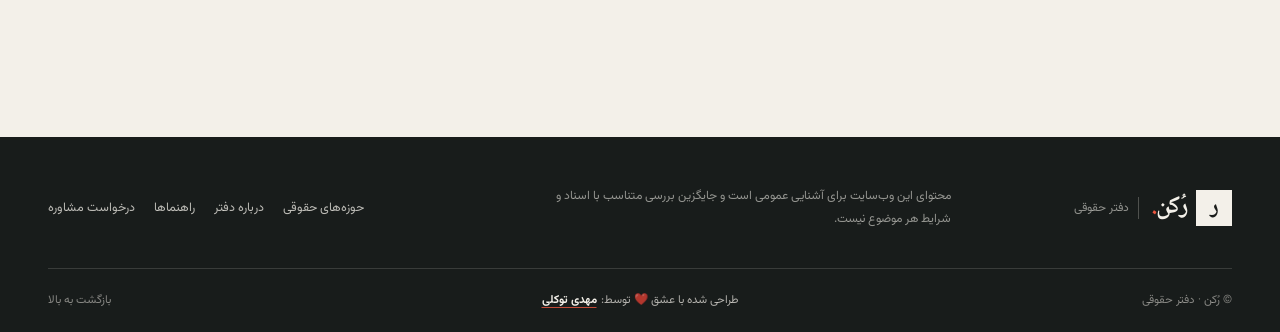
<file: services/contracts.html>
<!doctype html>
<html lang="fa" dir="rtl">
<head>
<meta charset="utf-8">
<meta name="viewport" content="width=device-width, initial-scale=1">
<meta name="theme-color" content="#f3f0e9">
<meta name="description" content="پیش از امضا یا هنگام بروز اختلاف، متن توافق و مدارک مرتبط را کنار هم بگذارید تا موضوع، تعهدها و پرسش‌های اصلی روشن شوند.">
<title>قرارداد و تعهدات و مشاوره | رُکن</title>
<link rel="preconnect" href="https://fonts.googleapis.com">
<link rel="preconnect" href="https://fonts.gstatic.com" crossorigin>
<link href="https://fonts.googleapis.com/css2?family=Noto+Naskh+Arabic:wght@500;600;700&family=Vazirmatn:wght@400;500;600;700;800&display=swap" rel="stylesheet">
<link rel="stylesheet" href="../styles.css?v=6">
<link rel="stylesheet" href="../pages.css?v=1">
<script src="../site-config.js?v=1" defer></script>
<script src="../app.js?v=4" defer></script>
</head>
<body>
<a class="skip-link" href="#main">رفتن به محتوای اصلی</a>
<div class="page-frame">

  <header class="site-header">
    <a class="brand" href="../index.html" aria-label="رُکن، صفحه اصلی"><span class="brand-mark" aria-hidden="true">ر</span><span class="brand-name">رُکن<span class="brand-dot">.</span></span><span class="brand-caption">دفتر حقوقی</span></a>
    <button class="menu-toggle" type="button" aria-expanded="false" aria-controls="main-nav"><span class="menu-toggle-label">منو</span><span class="menu-glyph" aria-hidden="true"><i></i><i></i></span></button>
    <nav class="main-nav" id="main-nav" aria-label="ناوبری اصلی">
      <div class="nav-dropdown">
        <button class="mega-trigger" type="button" aria-expanded="false" aria-controls="service-mega-menu"><span>حوزه‌های حقوقی</span><span class="mega-chevron" aria-hidden="true"></span></button>
        <div class="mega-menu" id="service-mega-menu" hidden>
          <div class="mega-menu-intro"><p class="mega-eyebrow"><span class="eyebrow-line"></span> حوزه‌های حقوقی</p><h2>موضوعتان را از<br><em>یک نقطه شروع کنید.</em></h2><p>حوزه نزدیک به موضوعتان را ببینید و برای گفت‌وگوی اولیه آماده شوید.</p><a class="mega-contact-link" href="../index.html#contact">درخواست مشاوره <span aria-hidden="true">↗</span></a><span class="mega-index" aria-hidden="true">RUKN / 01—04</span></div>
          <div class="mega-service-grid">
            <a class="mega-service" href="../services/contracts.html"><span class="mega-number">۰۱</span><span class="mega-service-copy"><strong>قرارداد و تعهدات</strong><small>تنظیم، بازبینی و اختلاف</small></span><span class="mega-arrow" aria-hidden="true">↗</span></a><a class="mega-service" href="../services/property.html"><span class="mega-number">۰۲</span><span class="mega-service-copy"><strong>املاک و مالکیت</strong><small>معامله، اجاره و اسناد</small></span><span class="mega-arrow" aria-hidden="true">↗</span></a><a class="mega-service" href="../services/business.html"><span class="mega-number">۰۳</span><span class="mega-service-copy"><strong>کسب‌وکار و شرکت‌ها</strong><small>همکاری و روابط تجاری</small></span><span class="mega-arrow" aria-hidden="true">↗</span></a><a class="mega-service" href="../services/family.html"><span class="mega-number">۰۴</span><span class="mega-service-copy"><strong>مسائل خانواده</strong><small>با توجه به حریم خصوصی</small></span><span class="mega-arrow" aria-hidden="true">↗</span></a>
          </div>
          <div class="mega-menu-footer"><p><strong>از کجا شروع کنم؟</strong><span>شیوه همراهی و روند گفت‌وگو را ببینید.</span></p><a href="../about.html">درباره دفتر <span aria-hidden="true">←</span></a></div>
        </div>
      </div>
      <a href="../index.html#approach">شیوه همراهی</a>
      <a href="../about.html">درباره دفتر</a>
      <a href="../guides/index.html">راهنماها</a>
      <a class="nav-contact" href="../index.html#contact">درخواست مشاوره</a>
    </nav>
  </header>

<main id="main">
  <section class="inner-hero section-wrap" id="top">
    <div class="breadcrumbs"><a href="../index.html">صفحه اصلی</a><span aria-hidden="true">/</span><a href="../index.html#services">حوزه‌های حقوقی</a><span aria-hidden="true">/</span><span>قرارداد و تعهدات</span></div>
    <div class="inner-hero-grid"><div><p class="eyebrow"><span class="eyebrow-line"></span>حوزه حقوقی / ۰۱</p><h1>قرارداد و تعهدات<br><em>با نگاه روشن به قدم بعدی.</em></h1><p class="inner-lead">پیش از امضا یا هنگام بروز اختلاف، متن توافق و مدارک مرتبط را کنار هم بگذارید تا موضوع، تعهدها و پرسش‌های اصلی روشن شوند.</p><div class="hero-actions"><a class="button button-dark" href="../index.html#contact">درخواست مشاوره</a><a class="text-link" href="../guides/index.html">مطالعه راهنماها</a></div></div><div class="inner-hero-card" aria-hidden="true"><span class="inner-card-number">۰۱</span><span class="inner-card-mark">ر</span><p>رُکن<br><small>موضوع · سند · گام بعدی</small></p></div></div>
  </section>
  <section class="content-layout section-wrap">
    <div class="content-main">
      <article class="content-block"><p class="content-index">۰1 / بررسی موضوع</p><h2>چه موضوع‌هایی قابل طرح است؟</h2><p>تنظیم یا بازبینی پیش‌نویس، بررسی تعهدهای طرفین، پیگیری اجرای توافق و مرور اختلاف‌های ناشی از قرارداد از موضوع‌هایی هستند که می‌توان در جلسه اولیه مطرح کرد.</p></article><article class="content-block"><p class="content-index">۰2 / بررسی موضوع</p><h2>برای شروع چه چیزهایی آماده کنیم؟</h2><p>نسخه قرارداد و پیوست‌ها، مکاتبات مرتبط، زمان‌بندی رویدادها و نتیجه‌ای که دنبال می‌کنید را مرتب کنید. اگر هنوز قراردادی امضا نشده، پیش‌نویس و پرسش‌های خود را بیاورید.</p></article><article class="content-block"><p class="content-index">۰3 / بررسی موضوع</p><h2>در جلسه چه چیزی روشن می‌شود؟</h2><p>دامنه بررسی، اطلاعات تکمیلی مورد نیاز، گزینه‌های قابل ارزیابی و هزینه و زمان انجام کار باید با توجه به موضوع شما مشخص شوند.</p></article>
    </div>
    <aside class="content-aside">
      <div class="aside-card"><p class="eyebrow"><span class="eyebrow-line"></span> برای گفت‌وگو</p><h2>چک‌لیست جلسه</h2><ul class="check-list"><li>نسخه کامل توافق و همه پیوست‌ها</li><li>مکاتبات و رسیدهای مرتبط با موضوع</li><li>فهرست تعهدهای انجام‌شده یا باقی‌مانده</li><li>هدف و اولویت شما از پیگیری</li></ul><a class="button button-red" href="../index.html#contact">آماده‌کردن درخواست</a></div>
      <div class="aside-note"><strong>یادآوری</strong><p>این صفحه راهنمای عمومی است؛ دامنه خدمات و مسیر مناسب فقط پس از بررسی شرایط واقعی مشخص می‌شود.</p></div>
    </aside>
  </section>
  <section class="related-guides section-wrap"><div class="related-heading"><div><p class="eyebrow"><span class="eyebrow-line"></span> ادامه مطالعه</p><h2>آماده‌تر وارد گفت‌وگو شوید.</h2></div><a class="text-link" href="../guides/index.html">همه راهنماها ←</a></div><a class="related-guide" href="../guides/contract-checklist.html"><span>راهنمای مرتبط</span><strong>پیش از امضای قرارداد چه چیزهایی را مرور کنیم؟</strong><span aria-hidden="true">↗</span></a></section>
</main>

    <footer class="site-footer">
      <div class="footer-main section-wrap">
        <a class="brand brand-footer" href="../index.html" aria-label="بازگشت به صفحه اصلی"><span class="brand-mark" aria-hidden="true">ر</span><span class="brand-name">رُکن<span class="brand-dot">.</span></span><span class="brand-caption">دفتر حقوقی</span></a>
        <p class="footer-note">محتوای این وب‌سایت برای آشنایی عمومی است و جایگزین بررسی متناسب با اسناد و شرایط هر موضوع نیست.</p>
        <nav class="footer-links" aria-label="پیوندهای پایانی"><a href="../index.html#services">حوزه‌های حقوقی</a><a href="../about.html">درباره دفتر</a><a href="../guides/index.html">راهنماها</a><a href="../index.html#contact">درخواست مشاوره</a></nav>
      </div>
      <div class="footer-bottom section-wrap"><span>© رُکن · دفتر حقوقی</span><span class="footer-credit">طراحی شده با عشق ❤️ توسط: <a href="https://mahditavakoli.ir/" target="_blank" rel="noopener noreferrer">مهدی توکلی</a></span><a href="#top">بازگشت به بالا</a></div>
    </footer>
    <a class="mobile-contact-cta" href="../index.html#contact">درخواست مشاوره</a>
</div>
</body>
</html>
</file>
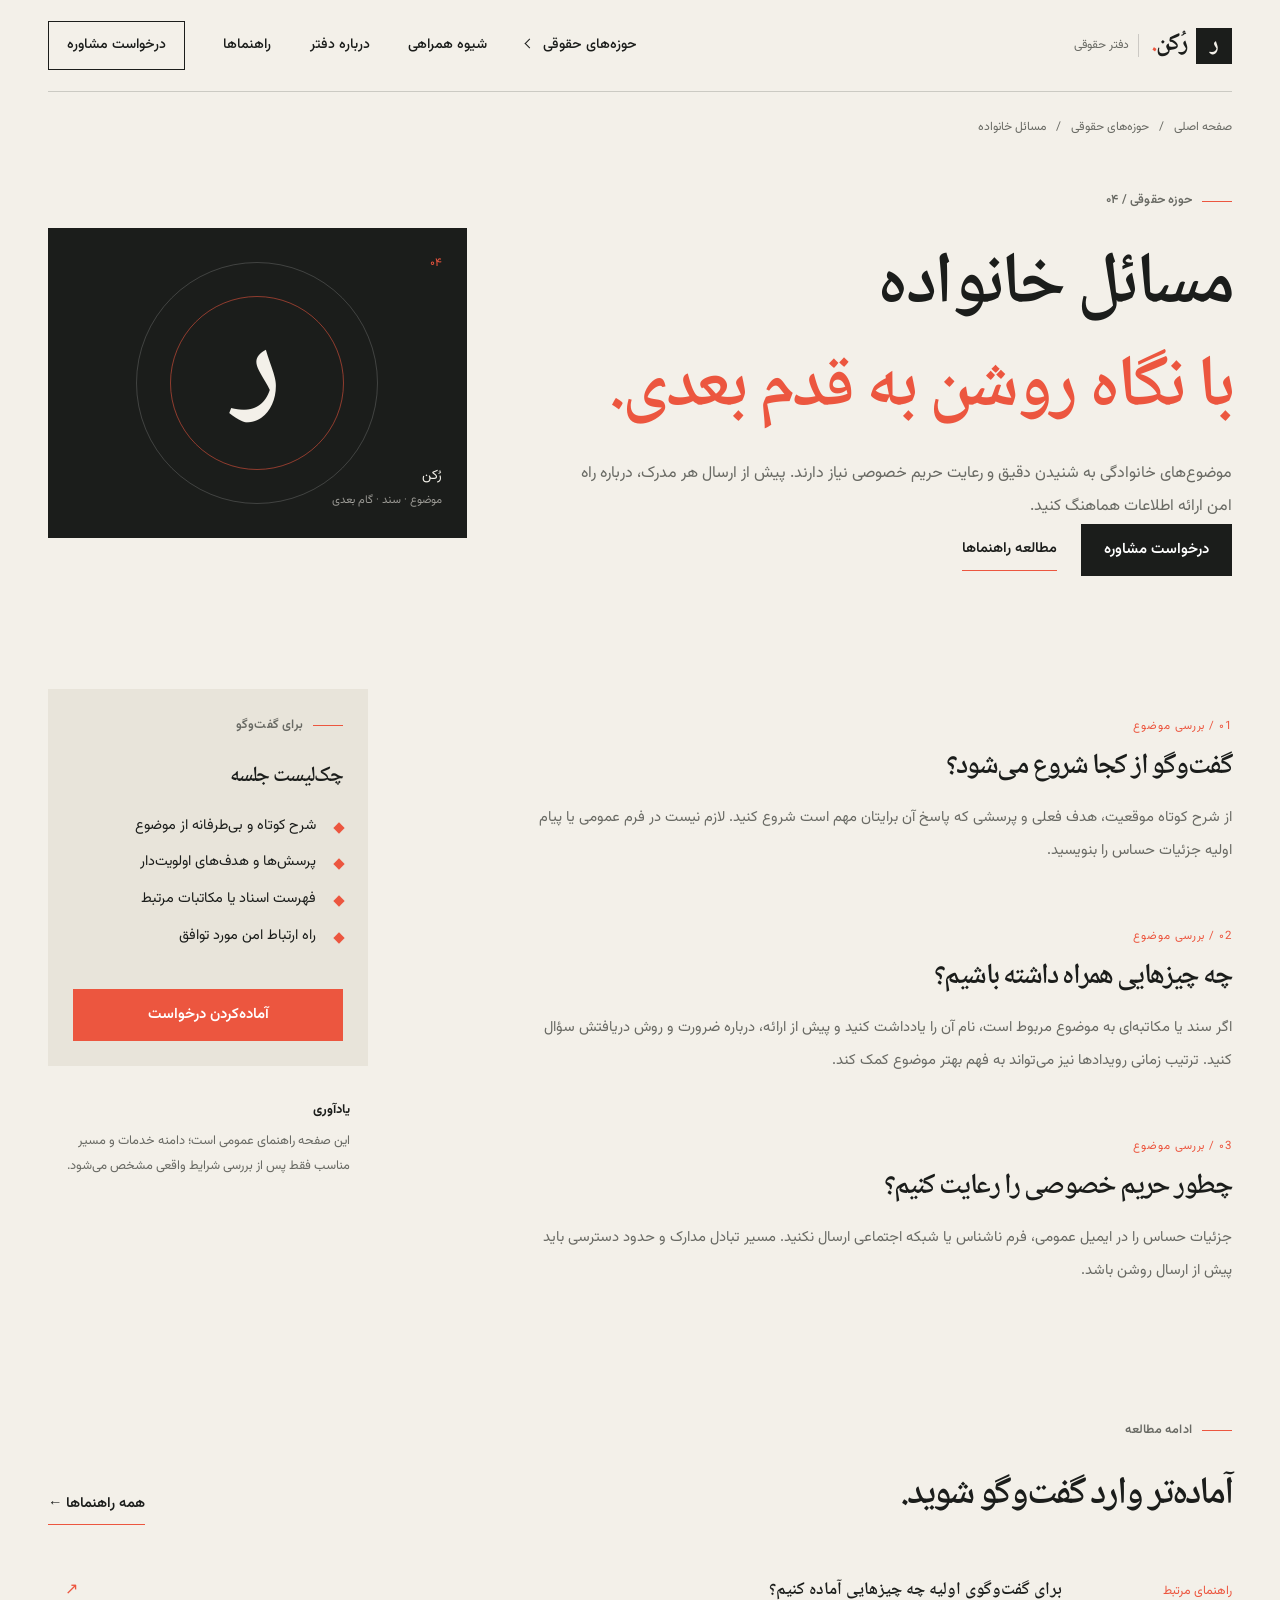
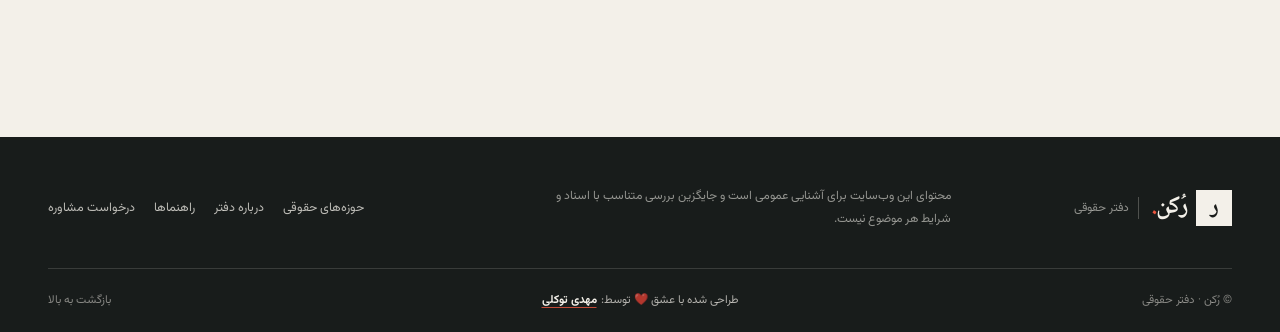
<file: services/family.html>
<!doctype html>
<html lang="fa" dir="rtl">
<head>
<meta charset="utf-8">
<meta name="viewport" content="width=device-width, initial-scale=1">
<meta name="theme-color" content="#f3f0e9">
<meta name="description" content="موضوع‌های خانوادگی به شنیدن دقیق و رعایت حریم خصوصی نیاز دارند. پیش از ارسال هر مدرک، درباره راه امن ارائه اطلاعات هماهنگ کنید.">
<title>مسائل خانواده و مشاوره | رُکن</title>
<link rel="preconnect" href="https://fonts.googleapis.com">
<link rel="preconnect" href="https://fonts.gstatic.com" crossorigin>
<link href="https://fonts.googleapis.com/css2?family=Noto+Naskh+Arabic:wght@500;600;700&family=Vazirmatn:wght@400;500;600;700;800&display=swap" rel="stylesheet">
<link rel="stylesheet" href="../styles.css?v=6">
<link rel="stylesheet" href="../pages.css?v=1">
<script src="../site-config.js?v=1" defer></script>
<script src="../app.js?v=4" defer></script>
</head>
<body>
<a class="skip-link" href="#main">رفتن به محتوای اصلی</a>
<div class="page-frame">

  <header class="site-header">
    <a class="brand" href="../index.html" aria-label="رُکن، صفحه اصلی"><span class="brand-mark" aria-hidden="true">ر</span><span class="brand-name">رُکن<span class="brand-dot">.</span></span><span class="brand-caption">دفتر حقوقی</span></a>
    <button class="menu-toggle" type="button" aria-expanded="false" aria-controls="main-nav"><span class="menu-toggle-label">منو</span><span class="menu-glyph" aria-hidden="true"><i></i><i></i></span></button>
    <nav class="main-nav" id="main-nav" aria-label="ناوبری اصلی">
      <div class="nav-dropdown">
        <button class="mega-trigger" type="button" aria-expanded="false" aria-controls="service-mega-menu"><span>حوزه‌های حقوقی</span><span class="mega-chevron" aria-hidden="true"></span></button>
        <div class="mega-menu" id="service-mega-menu" hidden>
          <div class="mega-menu-intro"><p class="mega-eyebrow"><span class="eyebrow-line"></span> حوزه‌های حقوقی</p><h2>موضوعتان را از<br><em>یک نقطه شروع کنید.</em></h2><p>حوزه نزدیک به موضوعتان را ببینید و برای گفت‌وگوی اولیه آماده شوید.</p><a class="mega-contact-link" href="../index.html#contact">درخواست مشاوره <span aria-hidden="true">↗</span></a><span class="mega-index" aria-hidden="true">RUKN / 01—04</span></div>
          <div class="mega-service-grid">
            <a class="mega-service" href="../services/contracts.html"><span class="mega-number">۰۱</span><span class="mega-service-copy"><strong>قرارداد و تعهدات</strong><small>تنظیم، بازبینی و اختلاف</small></span><span class="mega-arrow" aria-hidden="true">↗</span></a><a class="mega-service" href="../services/property.html"><span class="mega-number">۰۲</span><span class="mega-service-copy"><strong>املاک و مالکیت</strong><small>معامله، اجاره و اسناد</small></span><span class="mega-arrow" aria-hidden="true">↗</span></a><a class="mega-service" href="../services/business.html"><span class="mega-number">۰۳</span><span class="mega-service-copy"><strong>کسب‌وکار و شرکت‌ها</strong><small>همکاری و روابط تجاری</small></span><span class="mega-arrow" aria-hidden="true">↗</span></a><a class="mega-service" href="../services/family.html"><span class="mega-number">۰۴</span><span class="mega-service-copy"><strong>مسائل خانواده</strong><small>با توجه به حریم خصوصی</small></span><span class="mega-arrow" aria-hidden="true">↗</span></a>
          </div>
          <div class="mega-menu-footer"><p><strong>از کجا شروع کنم؟</strong><span>شیوه همراهی و روند گفت‌وگو را ببینید.</span></p><a href="../about.html">درباره دفتر <span aria-hidden="true">←</span></a></div>
        </div>
      </div>
      <a href="../index.html#approach">شیوه همراهی</a>
      <a href="../about.html">درباره دفتر</a>
      <a href="../guides/index.html">راهنماها</a>
      <a class="nav-contact" href="../index.html#contact">درخواست مشاوره</a>
    </nav>
  </header>

<main id="main">
  <section class="inner-hero section-wrap" id="top">
    <div class="breadcrumbs"><a href="../index.html">صفحه اصلی</a><span aria-hidden="true">/</span><a href="../index.html#services">حوزه‌های حقوقی</a><span aria-hidden="true">/</span><span>مسائل خانواده</span></div>
    <div class="inner-hero-grid"><div><p class="eyebrow"><span class="eyebrow-line"></span>حوزه حقوقی / ۰۴</p><h1>مسائل خانواده<br><em>با نگاه روشن به قدم بعدی.</em></h1><p class="inner-lead">موضوع‌های خانوادگی به شنیدن دقیق و رعایت حریم خصوصی نیاز دارند. پیش از ارسال هر مدرک، درباره راه امن ارائه اطلاعات هماهنگ کنید.</p><div class="hero-actions"><a class="button button-dark" href="../index.html#contact">درخواست مشاوره</a><a class="text-link" href="../guides/index.html">مطالعه راهنماها</a></div></div><div class="inner-hero-card" aria-hidden="true"><span class="inner-card-number">۰۴</span><span class="inner-card-mark">ر</span><p>رُکن<br><small>موضوع · سند · گام بعدی</small></p></div></div>
  </section>
  <section class="content-layout section-wrap">
    <div class="content-main">
      <article class="content-block"><p class="content-index">۰1 / بررسی موضوع</p><h2>گفت‌وگو از کجا شروع می‌شود؟</h2><p>از شرح کوتاه موقعیت، هدف فعلی و پرسشی که پاسخ آن برایتان مهم است شروع کنید. لازم نیست در فرم عمومی یا پیام اولیه جزئیات حساس را بنویسید.</p></article><article class="content-block"><p class="content-index">۰2 / بررسی موضوع</p><h2>چه چیزهایی همراه داشته باشیم؟</h2><p>اگر سند یا مکاتبه‌ای به موضوع مربوط است، نام آن را یادداشت کنید و پیش از ارائه، درباره ضرورت و روش دریافتش سؤال کنید. ترتیب زمانی رویدادها نیز می‌تواند به فهم بهتر موضوع کمک کند.</p></article><article class="content-block"><p class="content-index">۰3 / بررسی موضوع</p><h2>چطور حریم خصوصی را رعایت کنیم؟</h2><p>جزئیات حساس را در ایمیل عمومی، فرم ناشناس یا شبکه اجتماعی ارسال نکنید. مسیر تبادل مدارک و حدود دسترسی باید پیش از ارسال روشن باشد.</p></article>
    </div>
    <aside class="content-aside">
      <div class="aside-card"><p class="eyebrow"><span class="eyebrow-line"></span> برای گفت‌وگو</p><h2>چک‌لیست جلسه</h2><ul class="check-list"><li>شرح کوتاه و بی‌طرفانه از موضوع</li><li>پرسش‌ها و هدف‌های اولویت‌دار</li><li>فهرست اسناد یا مکاتبات مرتبط</li><li>راه ارتباط امن مورد توافق</li></ul><a class="button button-red" href="../index.html#contact">آماده‌کردن درخواست</a></div>
      <div class="aside-note"><strong>یادآوری</strong><p>این صفحه راهنمای عمومی است؛ دامنه خدمات و مسیر مناسب فقط پس از بررسی شرایط واقعی مشخص می‌شود.</p></div>
    </aside>
  </section>
  <section class="related-guides section-wrap"><div class="related-heading"><div><p class="eyebrow"><span class="eyebrow-line"></span> ادامه مطالعه</p><h2>آماده‌تر وارد گفت‌وگو شوید.</h2></div><a class="text-link" href="../guides/index.html">همه راهنماها ←</a></div><a class="related-guide" href="../guides/first-consultation.html"><span>راهنمای مرتبط</span><strong>برای گفت‌وگوی اولیه چه چیزهایی آماده کنیم؟</strong><span aria-hidden="true">↗</span></a></section>
</main>

    <footer class="site-footer">
      <div class="footer-main section-wrap">
        <a class="brand brand-footer" href="../index.html" aria-label="بازگشت به صفحه اصلی"><span class="brand-mark" aria-hidden="true">ر</span><span class="brand-name">رُکن<span class="brand-dot">.</span></span><span class="brand-caption">دفتر حقوقی</span></a>
        <p class="footer-note">محتوای این وب‌سایت برای آشنایی عمومی است و جایگزین بررسی متناسب با اسناد و شرایط هر موضوع نیست.</p>
        <nav class="footer-links" aria-label="پیوندهای پایانی"><a href="../index.html#services">حوزه‌های حقوقی</a><a href="../about.html">درباره دفتر</a><a href="../guides/index.html">راهنماها</a><a href="../index.html#contact">درخواست مشاوره</a></nav>
      </div>
      <div class="footer-bottom section-wrap"><span>© رُکن · دفتر حقوقی</span><span class="footer-credit">طراحی شده با عشق ❤️ توسط: <a href="https://mahditavakoli.ir/" target="_blank" rel="noopener noreferrer">مهدی توکلی</a></span><a href="#top">بازگشت به بالا</a></div>
    </footer>
    <a class="mobile-contact-cta" href="../index.html#contact">درخواست مشاوره</a>
</div>
</body>
</html>
</file>
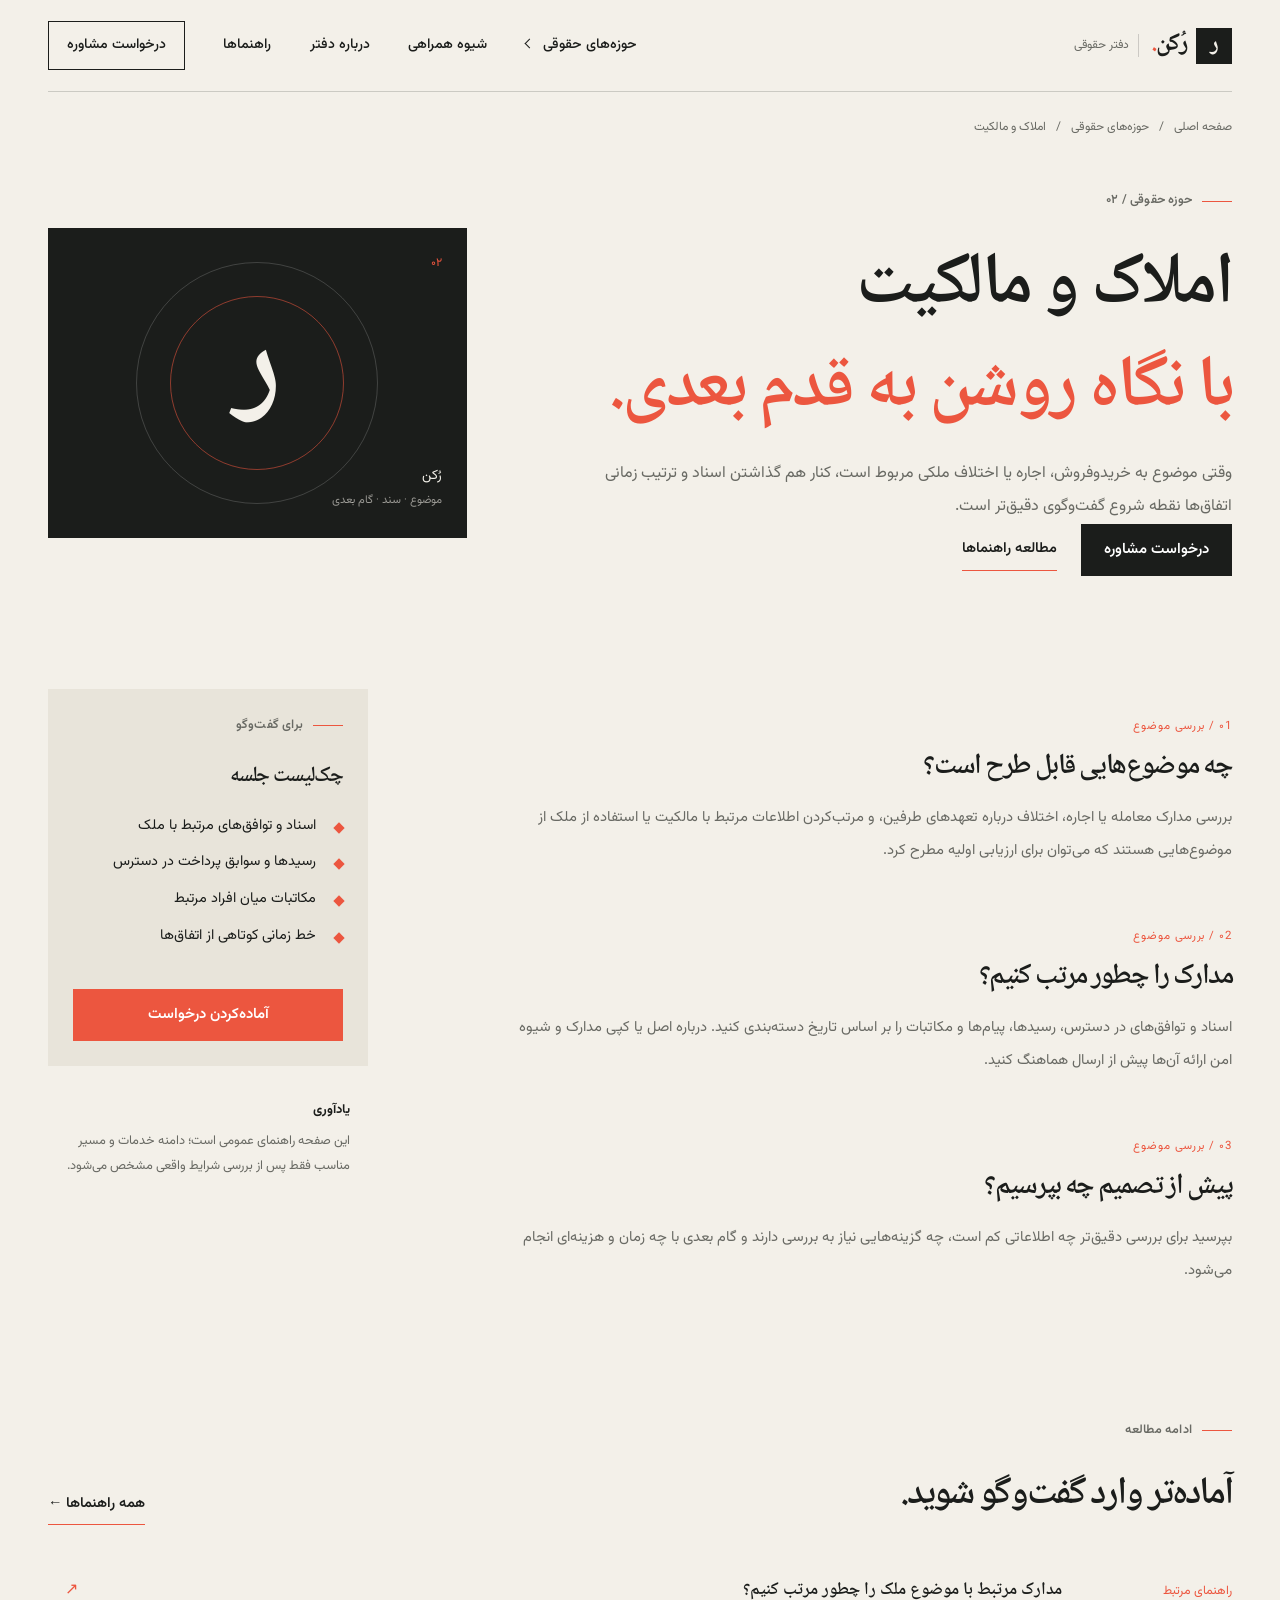
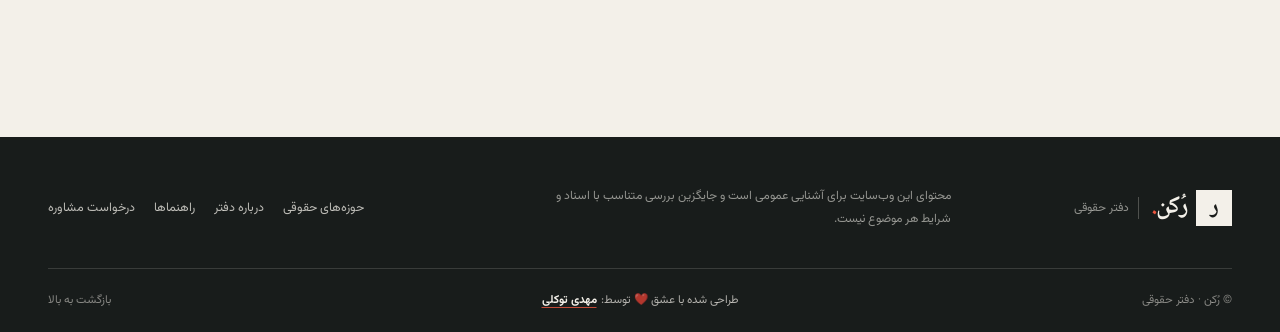
<file: services/property.html>
<!doctype html>
<html lang="fa" dir="rtl">
<head>
<meta charset="utf-8">
<meta name="viewport" content="width=device-width, initial-scale=1">
<meta name="theme-color" content="#f3f0e9">
<meta name="description" content="وقتی موضوع به خریدوفروش، اجاره یا اختلاف ملکی مربوط است، کنار هم گذاشتن اسناد و ترتیب زمانی اتفاق‌ها نقطه شروع گفت‌وگوی دقیق‌تر است.">
<title>املاک و مالکیت و مشاوره | رُکن</title>
<link rel="preconnect" href="https://fonts.googleapis.com">
<link rel="preconnect" href="https://fonts.gstatic.com" crossorigin>
<link href="https://fonts.googleapis.com/css2?family=Noto+Naskh+Arabic:wght@500;600;700&family=Vazirmatn:wght@400;500;600;700;800&display=swap" rel="stylesheet">
<link rel="stylesheet" href="../styles.css?v=6">
<link rel="stylesheet" href="../pages.css?v=1">
<script src="../site-config.js?v=1" defer></script>
<script src="../app.js?v=4" defer></script>
</head>
<body>
<a class="skip-link" href="#main">رفتن به محتوای اصلی</a>
<div class="page-frame">

  <header class="site-header">
    <a class="brand" href="../index.html" aria-label="رُکن، صفحه اصلی"><span class="brand-mark" aria-hidden="true">ر</span><span class="brand-name">رُکن<span class="brand-dot">.</span></span><span class="brand-caption">دفتر حقوقی</span></a>
    <button class="menu-toggle" type="button" aria-expanded="false" aria-controls="main-nav"><span class="menu-toggle-label">منو</span><span class="menu-glyph" aria-hidden="true"><i></i><i></i></span></button>
    <nav class="main-nav" id="main-nav" aria-label="ناوبری اصلی">
      <div class="nav-dropdown">
        <button class="mega-trigger" type="button" aria-expanded="false" aria-controls="service-mega-menu"><span>حوزه‌های حقوقی</span><span class="mega-chevron" aria-hidden="true"></span></button>
        <div class="mega-menu" id="service-mega-menu" hidden>
          <div class="mega-menu-intro"><p class="mega-eyebrow"><span class="eyebrow-line"></span> حوزه‌های حقوقی</p><h2>موضوعتان را از<br><em>یک نقطه شروع کنید.</em></h2><p>حوزه نزدیک به موضوعتان را ببینید و برای گفت‌وگوی اولیه آماده شوید.</p><a class="mega-contact-link" href="../index.html#contact">درخواست مشاوره <span aria-hidden="true">↗</span></a><span class="mega-index" aria-hidden="true">RUKN / 01—04</span></div>
          <div class="mega-service-grid">
            <a class="mega-service" href="../services/contracts.html"><span class="mega-number">۰۱</span><span class="mega-service-copy"><strong>قرارداد و تعهدات</strong><small>تنظیم، بازبینی و اختلاف</small></span><span class="mega-arrow" aria-hidden="true">↗</span></a><a class="mega-service" href="../services/property.html"><span class="mega-number">۰۲</span><span class="mega-service-copy"><strong>املاک و مالکیت</strong><small>معامله، اجاره و اسناد</small></span><span class="mega-arrow" aria-hidden="true">↗</span></a><a class="mega-service" href="../services/business.html"><span class="mega-number">۰۳</span><span class="mega-service-copy"><strong>کسب‌وکار و شرکت‌ها</strong><small>همکاری و روابط تجاری</small></span><span class="mega-arrow" aria-hidden="true">↗</span></a><a class="mega-service" href="../services/family.html"><span class="mega-number">۰۴</span><span class="mega-service-copy"><strong>مسائل خانواده</strong><small>با توجه به حریم خصوصی</small></span><span class="mega-arrow" aria-hidden="true">↗</span></a>
          </div>
          <div class="mega-menu-footer"><p><strong>از کجا شروع کنم؟</strong><span>شیوه همراهی و روند گفت‌وگو را ببینید.</span></p><a href="../about.html">درباره دفتر <span aria-hidden="true">←</span></a></div>
        </div>
      </div>
      <a href="../index.html#approach">شیوه همراهی</a>
      <a href="../about.html">درباره دفتر</a>
      <a href="../guides/index.html">راهنماها</a>
      <a class="nav-contact" href="../index.html#contact">درخواست مشاوره</a>
    </nav>
  </header>

<main id="main">
  <section class="inner-hero section-wrap" id="top">
    <div class="breadcrumbs"><a href="../index.html">صفحه اصلی</a><span aria-hidden="true">/</span><a href="../index.html#services">حوزه‌های حقوقی</a><span aria-hidden="true">/</span><span>املاک و مالکیت</span></div>
    <div class="inner-hero-grid"><div><p class="eyebrow"><span class="eyebrow-line"></span>حوزه حقوقی / ۰۲</p><h1>املاک و مالکیت<br><em>با نگاه روشن به قدم بعدی.</em></h1><p class="inner-lead">وقتی موضوع به خریدوفروش، اجاره یا اختلاف ملکی مربوط است، کنار هم گذاشتن اسناد و ترتیب زمانی اتفاق‌ها نقطه شروع گفت‌وگوی دقیق‌تر است.</p><div class="hero-actions"><a class="button button-dark" href="../index.html#contact">درخواست مشاوره</a><a class="text-link" href="../guides/index.html">مطالعه راهنماها</a></div></div><div class="inner-hero-card" aria-hidden="true"><span class="inner-card-number">۰۲</span><span class="inner-card-mark">ر</span><p>رُکن<br><small>موضوع · سند · گام بعدی</small></p></div></div>
  </section>
  <section class="content-layout section-wrap">
    <div class="content-main">
      <article class="content-block"><p class="content-index">۰1 / بررسی موضوع</p><h2>چه موضوع‌هایی قابل طرح است؟</h2><p>بررسی مدارک معامله یا اجاره، اختلاف درباره تعهدهای طرفین، و مرتب‌کردن اطلاعات مرتبط با مالکیت یا استفاده از ملک از موضوع‌هایی هستند که می‌توان برای ارزیابی اولیه مطرح کرد.</p></article><article class="content-block"><p class="content-index">۰2 / بررسی موضوع</p><h2>مدارک را چطور مرتب کنیم؟</h2><p>اسناد و توافق‌های در دسترس، رسیدها، پیام‌ها و مکاتبات را بر اساس تاریخ دسته‌بندی کنید. درباره اصل یا کپی مدارک و شیوه امن ارائه آن‌ها پیش از ارسال هماهنگ کنید.</p></article><article class="content-block"><p class="content-index">۰3 / بررسی موضوع</p><h2>پیش از تصمیم چه بپرسیم؟</h2><p>بپرسید برای بررسی دقیق‌تر چه اطلاعاتی کم است، چه گزینه‌هایی نیاز به بررسی دارند و گام بعدی با چه زمان و هزینه‌ای انجام می‌شود.</p></article>
    </div>
    <aside class="content-aside">
      <div class="aside-card"><p class="eyebrow"><span class="eyebrow-line"></span> برای گفت‌وگو</p><h2>چک‌لیست جلسه</h2><ul class="check-list"><li>اسناد و توافق‌های مرتبط با ملک</li><li>رسیدها و سوابق پرداخت در دسترس</li><li>مکاتبات میان افراد مرتبط</li><li>خط زمانی کوتاهی از اتفاق‌ها</li></ul><a class="button button-red" href="../index.html#contact">آماده‌کردن درخواست</a></div>
      <div class="aside-note"><strong>یادآوری</strong><p>این صفحه راهنمای عمومی است؛ دامنه خدمات و مسیر مناسب فقط پس از بررسی شرایط واقعی مشخص می‌شود.</p></div>
    </aside>
  </section>
  <section class="related-guides section-wrap"><div class="related-heading"><div><p class="eyebrow"><span class="eyebrow-line"></span> ادامه مطالعه</p><h2>آماده‌تر وارد گفت‌وگو شوید.</h2></div><a class="text-link" href="../guides/index.html">همه راهنماها ←</a></div><a class="related-guide" href="../guides/property-records.html"><span>راهنمای مرتبط</span><strong>مدارک مرتبط با موضوع ملک را چطور مرتب کنیم؟</strong><span aria-hidden="true">↗</span></a></section>
</main>

    <footer class="site-footer">
      <div class="footer-main section-wrap">
        <a class="brand brand-footer" href="../index.html" aria-label="بازگشت به صفحه اصلی"><span class="brand-mark" aria-hidden="true">ر</span><span class="brand-name">رُکن<span class="brand-dot">.</span></span><span class="brand-caption">دفتر حقوقی</span></a>
        <p class="footer-note">محتوای این وب‌سایت برای آشنایی عمومی است و جایگزین بررسی متناسب با اسناد و شرایط هر موضوع نیست.</p>
        <nav class="footer-links" aria-label="پیوندهای پایانی"><a href="../index.html#services">حوزه‌های حقوقی</a><a href="../about.html">درباره دفتر</a><a href="../guides/index.html">راهنماها</a><a href="../index.html#contact">درخواست مشاوره</a></nav>
      </div>
      <div class="footer-bottom section-wrap"><span>© رُکن · دفتر حقوقی</span><span class="footer-credit">طراحی شده با عشق ❤️ توسط: <a href="https://mahditavakoli.ir/" target="_blank" rel="noopener noreferrer">مهدی توکلی</a></span><a href="#top">بازگشت به بالا</a></div>
    </footer>
    <a class="mobile-contact-cta" href="../index.html#contact">درخواست مشاوره</a>
</div>
</body>
</html>
</file>
<file: styles.css>
:root {
  color-scheme: light;
  --paper: #f3f0e9;
  --paper-deep: #e9e5dc;
  --ink: #1b1d1b;
  --muted: #696a64;
  --rule: rgba(27, 29, 27, .18);
  --red: #ec563f;
  --red-dark: #c94331;
  --night: #202322;
  --display: "Noto Naskh Arabic", Georgia, serif;
  --body: "Vazirmatn", Tahoma, sans-serif;
  font-family: var(--body);
  font-synthesis: none;
  text-rendering: optimizeLegibility;
  scroll-behavior: smooth;
  scroll-padding-top: 90px;
}

* { box-sizing: border-box; }
html { min-width: 320px; background: var(--paper); }
body { margin: 0; color: var(--ink); background: var(--paper); font-family: var(--body); font-size: 1rem; line-height: 1.85; }
button, input, select { font: inherit; }
button, a { -webkit-tap-highlight-color: transparent; }
a { color: inherit; text-decoration: none; }
button { color: inherit; }
::selection { background: var(--red); color: #fff; }

.page-frame { overflow: hidden; }
.section-wrap { width: min(1200px, calc(100% - 96px)); margin-inline: auto; }
.skip-link { position: fixed; z-index: 100; inset-block-start: 12px; inset-inline-start: 12px; padding: 9px 16px; transform: translateY(-150%); background: var(--ink); color: #fff; }
.skip-link:focus { transform: translateY(0); }

.site-header { min-height: 92px; width: min(1360px, calc(100% - 96px)); margin: auto; display: flex; align-items: center; justify-content: space-between; border-bottom: 1px solid var(--rule); position: relative; z-index: 20; }
.brand { display: inline-flex; align-items: center; gap: 9px; white-space: nowrap; }
.brand-mark { width: 36px; height: 36px; display: grid; place-items: center; color: var(--paper); background: var(--ink); font-family: var(--display); font-weight: 700; font-size: 1.45rem; line-height: 1; }
.brand-name { font-family: var(--display); font-weight: 700; font-size: 1.55rem; line-height: 1; letter-spacing: -.05em; }
.brand-dot { color: var(--red); }
.brand-caption { padding-inline-start: 9px; margin-inline-start: 3px; border-inline-start: 1px solid var(--rule); color: var(--muted); font-size: .75rem; }
.main-nav { position: static; display: flex; align-items: center; gap: clamp(20px, 3vw, 45px); font-size: .88rem; font-weight: 500; }
.main-nav > a:not(.nav-contact), .mega-trigger, .footer-links a, .text-link, .light-link { transition: color .2s ease; }
.main-nav > a:hover, .mega-trigger:hover, .mega-trigger[aria-expanded="true"], .footer-links a:hover, .text-link:hover { color: var(--red-dark); }
.nav-dropdown { position: static; }
.mega-trigger { display: inline-flex; align-items: center; gap: 10px; padding: 12px 0; border: 0; background: transparent; color: inherit; font: inherit; cursor: pointer; }
.mega-chevron { width: 7px; height: 7px; border-inline-end: 1.5px solid currentColor; border-block-end: 1.5px solid currentColor; transform: translateY(-2px) rotate(45deg); transition: transform .2s ease; }
.mega-trigger[aria-expanded="true"] .mega-chevron { transform: translateY(2px) rotate(225deg); }
.mega-menu { position: absolute; z-index: 30; inset-block-start: calc(100% - 1px); left: 50%; width: min(1160px, calc(100vw - 64px)); margin: 0; padding: 30px; transform: translateX(-50%); display: grid; grid-template-columns: minmax(230px, .76fr) minmax(0, 1.6fr); gap: 22px 34px; border: 1px solid var(--rule); border-top: 3px solid var(--red); background: var(--paper); color: var(--ink); box-shadow: 0 22px 55px rgba(18, 22, 20, .18); }
.mega-menu-intro { grid-row: span 2; display: flex; flex-direction: column; align-items: flex-start; padding-inline-end: 26px; border-inline-end: 1px solid var(--rule); }
.mega-eyebrow { display: flex; align-items: center; gap: 9px; margin: 0 0 13px; color: var(--muted); font-size: .72rem; font-weight: 700; }
.mega-eyebrow .eyebrow-line { width: 23px; }
.mega-menu-intro h2 { margin: 0 0 12px; font-size: clamp(1.65rem, 2.4vw, 2.2rem); line-height: 1.55; }
.mega-menu-intro h2 em { color: var(--red-dark); font-style: normal; }
.mega-menu-intro > p:not(.mega-eyebrow) { max-width: 300px; margin: 0; color: var(--muted); font-size: .82rem; line-height: 1.95; }
.mega-contact-link { display: inline-flex; align-items: center; gap: 10px; margin-top: 19px; padding-bottom: 5px; border-bottom: 1px solid var(--red); font-size: .82rem; font-weight: 700; }
.mega-contact-arrow { width: 14px; height: 14px; color: var(--red-dark); stroke: currentColor; stroke-width: 1.5; stroke-linecap: round; stroke-linejoin: round; }
.mega-index { margin-top: auto; padding-top: 24px; color: #95938c; direction: ltr; font-size: .64rem; letter-spacing: .08em; }
.mega-service-grid { display: grid; grid-template-columns: repeat(2, minmax(0, 1fr)); gap: 10px; }
.mega-service { min-width: 0; min-height: 82px; display: grid; grid-template-columns: 38px minmax(0, 1fr) 20px; align-items: center; gap: 12px; padding: 13px 14px; border: 1px solid var(--rule); background: rgba(255,255,255,.22); transition: border-color .2s ease, background .2s ease, transform .2s ease; }
.mega-service:hover { transform: translateY(-2px); border-color: rgba(27,29,27,.42); background: #fffdf8; }
.mega-number { width: 34px; height: 34px; display: grid; place-items: center; border: 1px solid rgba(236,86,63,.45); color: var(--red-dark); font-size: .72rem; font-weight: 700; }
.mega-service-copy { min-width: 0; display: flex; flex-direction: column; gap: 4px; }
.mega-service-copy strong { font-family: var(--display); font-size: .98rem; line-height: 1.5; }
.mega-service-copy small { color: var(--muted); font-size: .72rem; line-height: 1.5; }
.mega-arrow { display: grid; place-items: center; color: var(--red-dark); opacity: .65; transition: transform .2s ease, opacity .2s ease; }
.mega-arrow svg, .mega-menu-footer > a svg { width: 14px; height: 14px; stroke: currentColor; stroke-width: 1.5; stroke-linecap: round; stroke-linejoin: round; }
.mega-service:hover .mega-arrow { opacity: 1; transform: translate(-2px, -2px); }
.mega-menu-footer { grid-column: 2; display: flex; align-items: center; justify-content: space-between; gap: 22px; padding-top: 15px; border-top: 1px solid var(--rule); }
.mega-menu-footer p { display: flex; flex-direction: column; gap: 3px; margin: 0; }
.mega-menu-footer strong { font-size: .77rem; }
.mega-menu-footer p span { color: var(--muted); font-size: .72rem; }
.mega-menu-footer > a { display: inline-flex; align-items: center; gap: 9px; white-space: nowrap; color: var(--red-dark); font-size: .76rem; font-weight: 700; }
.nav-contact { border: 1px solid var(--ink); padding: 10px 18px; transition: background .2s ease, color .2s ease; }
.nav-contact:hover { background: var(--ink); color: var(--paper); }
.menu-toggle { display: none; border: 0; padding: 10px 0; background: transparent; cursor: pointer; }
.menu-toggle-label { margin-inline-end: 9px; font-size: .9rem; }
.menu-glyph { width: 20px; display: inline-flex; flex-direction: column; gap: 5px; vertical-align: middle; }
.menu-glyph i { width: 100%; height: 1px; background: currentColor; transition: transform .2s ease; }
.menu-toggle[aria-expanded="true"] .menu-glyph i:first-child { transform: translateY(3px) rotate(45deg); }
.menu-toggle[aria-expanded="true"] .menu-glyph i:last-child { transform: translateY(-3px) rotate(-45deg); }

.hero { display: grid; grid-template-columns: 1.03fr .97fr; align-items: center; gap: clamp(40px, 8vw, 118px); min-height: 600px; padding-block: 48px 60px; }
.eyebrow { display: flex; align-items: center; gap: 10px; margin: 0 0 22px; color: var(--muted); font-size: .78rem; font-weight: 600; letter-spacing: .015em; }
.eyebrow-line { width: 30px; height: 1px; display: inline-block; flex: 0 0 auto; background: var(--red); }
h1, h2, h3, p { margin-block-start: 0; }
h1, h2 { font-family: var(--display); font-weight: 600; letter-spacing: -.055em; }
h1 { max-width: 700px; margin-bottom: 18px; font-size: clamp(2.8rem, 4.4vw, 4.15rem); line-height: 1.45; }
h1 em, h2 em { color: var(--red-dark); font-style: normal; }
.hero-intro { max-width: 500px; margin-bottom: 26px; color: #51524c; font-size: 1.05rem; line-height: 2.05; }
.hero-actions { display: flex; flex-wrap: wrap; align-items: center; gap: 24px; }
.button { min-height: 52px; padding: 11px 23px; display: inline-flex; align-items: center; justify-content: center; border: 0; cursor: pointer; font-size: .93rem; font-weight: 600; transition: transform .2s ease, background .2s ease; }
.button:hover { transform: translateY(-2px); }
.button-dark { background: var(--ink); color: #fff; }
.button-dark:hover { background: #353936; }
.text-link { padding-block: 7px; border-bottom: 1px solid var(--red); font-size: .9rem; font-weight: 600; }
.hero-note { display: flex; align-items: center; gap: 14px; margin-top: 40px; color: var(--muted); font-size: .82rem; line-height: 1.8; }
.hero-note p { margin: 0; }
.note-stamp { width: 35px; height: 35px; display: grid; place-items: center; border: 1px solid var(--rule); color: var(--red-dark); font-family: var(--display); font-weight: 700; font-size: 1.2rem; transform: rotate(-8deg); }

.hero-art { position: relative; min-height: 510px; display: grid; place-items: center; isolation: isolate; background: #26302f; color: #f3f0e9; overflow: hidden; }
.hero-art::before { content: ""; position: absolute; z-index: -1; inset: 0; background: linear-gradient(145deg, #33403b, #171d1c 72%); }
.art-grid { position: absolute; inset: 0; opacity: .2; background-image: linear-gradient(rgba(244,240,230,.13) 1px, transparent 1px), linear-gradient(90deg, rgba(244,240,230,.13) 1px, transparent 1px); background-size: 52px 52px; mask-image: linear-gradient(150deg, #000 5%, transparent 74%); }
.art-orbit { position: absolute; z-index: -1; border: 1px solid rgba(243,240,233,.25); border-radius: 50%; }
.art-orbit-one { width: 510px; height: 510px; inset-inline-start: -190px; inset-block-start: -204px; }
.art-orbit-two { width: 420px; height: 420px; inset-inline-end: -155px; inset-block-end: -223px; }
.art-index { position: absolute; inset-block-start: 24px; inset-inline-start: 27px; color: rgba(243,240,233,.66); font-size: .74rem; letter-spacing: .08em; }
.art-paper { position: relative; z-index: 2; width: 63%; min-width: 240px; height: 350px; padding: 18px 20px; display: flex; flex-direction: column; justify-content: space-between; color: var(--ink); background: var(--paper); box-shadow: 16px 20px 0 rgba(0,0,0,.18); transform: rotate(-3deg); }
.paper-topline, .paper-bottomline { display: flex; justify-content: space-between; align-items: center; color: var(--muted); font-size: .67rem; }
.paper-seal { width: 26px; height: 26px; display: grid; place-items: center; background: var(--red); color: white; font-family: var(--display); font-weight: 700; font-size: 1rem; }
.scale-drawing { width: 100%; height: 245px; color: #26302f; }
.paper-bottomline { padding-top: 9px; border-top: 1px solid var(--rule); }
.art-side-note { position: absolute; z-index: 3; inset-block-end: 22px; inset-inline-end: 23px; width: 150px; color: rgba(243,240,233,.75); font-size: .76rem; line-height: 1.8; }
.art-red-disc { position: absolute; z-index: -1; width: 150px; height: 150px; border-radius: 50%; inset-block-start: 78px; inset-inline-end: 36px; background: var(--red); }

.service-index { background: var(--night); color: var(--paper); }
.service-index-inner { width: min(1200px, calc(100% - 96px)); min-height: 88px; margin-inline: auto; display: grid; grid-template-columns: repeat(4, 1fr); }
.service-index a { min-height: 88px; display: flex; flex-direction: column; justify-content: center; gap: 2px; padding: 13px 22px; transition: background .2s ease; }
.service-index a + a { border-inline-start: 1px solid rgba(243,240,233,.17); }
.service-index a:hover { background: rgba(243,240,233,.06); }
.service-index strong { font-size: .91rem; font-weight: 600; }
.service-index span { color: rgba(243,240,233,.61); font-size: .74rem; }

.services { padding-block: 105px 136px; }
.section-heading { display: grid; grid-template-columns: 1fr .62fr; gap: 60px; align-items: end; margin-bottom: 52px; }
.section-heading h2, .process-heading h2, .bring-copy h2, .faq-intro h2 { margin: 0; font-size: clamp(2.4rem, 4.2vw, 4.2rem); line-height: 1.48; }
.section-lead { max-width: 410px; margin: 0 0 9px; color: var(--muted); font-size: .96rem; line-height: 2; }
.service-list { border-top: 1px solid var(--rule); }
.service-row { border-bottom: 1px solid var(--rule); }
.service-trigger { width: 100%; display: grid; grid-template-columns: 1fr .7fr 32px; align-items: center; gap: 20px; padding: 23px 0; text-align: start; border: 0; background: none; cursor: pointer; }
.service-name { font-family: var(--display); font-size: clamp(1.55rem, 2.4vw, 2.15rem); font-weight: 600; transition: color .2s ease; }
.service-trigger:hover .service-name, .service-trigger[aria-expanded="true"] .service-name { color: var(--red-dark); }
.service-kicker { color: var(--muted); font-size: .85rem; }
.plus-mark { position: relative; width: 30px; height: 30px; border: 1px solid var(--rule); border-radius: 50%; transition: background .2s ease, border-color .2s ease, transform .2s ease; }
.plus-mark::before, .plus-mark::after { content: ""; position: absolute; top: 50%; left: 50%; width: 11px; height: 1px; background: currentColor; transform: translate(-50%, -50%); }
.plus-mark::after { transform: translate(-50%, -50%) rotate(90deg); transition: transform .2s ease; }
.service-trigger[aria-expanded="true"] .plus-mark, .faq-question[aria-expanded="true"] .plus-mark { background: var(--red); border-color: var(--red); color: white; }
.service-trigger[aria-expanded="true"] .plus-mark::after, .faq-question[aria-expanded="true"] .plus-mark::after { transform: translate(-50%, -50%) rotate(0); }
.service-detail { max-width: 710px; padding: 0 0 25px; margin-inline-start: 0; color: #545650; font-size: .94rem; }
.service-detail p { margin-bottom: 12px; }
.service-detail a { display: inline-block; border-bottom: 1px solid var(--red); color: var(--ink); font-size: .85rem; font-weight: 600; }

.manifesto { background: var(--night); color: var(--paper); }
.manifesto-inner { min-height: 520px; position: relative; display: grid; grid-template-columns: .76fr 1.24fr; align-items: center; gap: 80px; padding-block: 95px; overflow: hidden; }
.manifesto-aside { position: relative; z-index: 1; padding-inline-start: 27px; border-inline-start: 1px solid rgba(243,240,233,.22); }
.manifesto-mark { display: block; height: 84px; color: var(--red); font-family: var(--display); font-size: 8rem; line-height: 1; }
.manifesto-aside p { margin: 3px 0 18px; font-family: var(--display); font-size: 1.45rem; font-weight: 600; line-height: 1.8; }
.manifesto-caption { color: rgba(243,240,233,.55); font-size: .76rem; }
.eyebrow-light { color: rgba(243,240,233,.65); }
.manifesto-copy { position: relative; z-index: 1; max-width: 600px; }
.manifesto-copy h2, .contact-copy h2 { margin: 0 0 22px; font-size: clamp(2.8rem, 5.2vw, 5rem); line-height: 1.38; }
.manifesto-copy h2 em, .contact-copy h2 em { color: #ff755f; }
.manifesto-copy > p:not(.eyebrow) { max-width: 500px; color: rgba(243,240,233,.68); font-size: .98rem; line-height: 2.1; }
.light-link { display: inline-block; margin-top: 9px; padding-block: 7px; border-bottom: 1px solid var(--red); color: var(--paper); font-size: .9rem; font-weight: 600; }
.light-link:hover { color: #ff8a78; }
.manifesto-geometry { position: absolute; inset-block: 0; inset-inline-end: 29%; width: 200px; opacity: .15; transform: skew(-14deg); }
.manifesto-geometry span { position: absolute; inset-block: 0; width: 1px; background: var(--paper); }
.manifesto-geometry span:nth-child(1) { inset-inline-start: 20%; }
.manifesto-geometry span:nth-child(2) { inset-inline-start: 50%; }
.manifesto-geometry span:nth-child(3) { inset-inline-start: 80%; }

.process { display: grid; grid-template-columns: .7fr 1.3fr; gap: 80px; padding-block: 132px 137px; }
.process-heading { max-width: 360px; }
.process-heading h2 { margin-bottom: 18px; }
.process-heading > p:last-child { max-width: 340px; color: var(--muted); font-size: .93rem; }
.process-steps { display: grid; grid-template-columns: repeat(3, 1fr); align-self: center; border-top: 1px solid var(--rule); }
.process-step { min-height: 226px; padding: 20px 18px 12px 14px; border-inline-start: 1px solid var(--rule); }
.process-step:last-child { border-inline-end: 1px solid var(--rule); }
.step-marker { color: var(--red-dark); font-size: .78rem; font-weight: 700; }
.process-step h3 { margin: 34px 0 9px; font-family: var(--display); font-size: 1.34rem; }
.process-step p { margin: 0; color: var(--muted); font-size: .83rem; line-height: 1.95; }

.bring { padding-block: 0 132px; }
.bring-card { display: grid; grid-template-columns: .9fr 1.1fr; min-height: 400px; background: var(--paper-deep); }
.bring-visual { position: relative; min-height: 400px; display: grid; place-items: center; overflow: hidden; background: #ded8cd; }
.bring-visual::before { content: ""; position: absolute; width: 310px; height: 310px; border: 1px solid rgba(27,29,27,.23); border-radius: 50%; }
.bring-visual::after { content: ""; position: absolute; width: 220px; height: 220px; border: 1px solid rgba(27,29,27,.19); border-radius: 50%; }
.folder-shape { position: relative; z-index: 1; width: 210px; height: 265px; background: var(--paper); box-shadow: 13px 16px 0 rgba(27,29,27,.1); transform: rotate(5deg); }
.folder-shape::before { content: ""; position: absolute; z-index: -1; top: -13px; right: 0; width: 78px; height: 20px; background: var(--paper); clip-path: polygon(0 0, 78% 0, 100% 100%, 0 100%); }
.folder-shape span { position: absolute; inset: 30px 26px auto; height: 1px; background: var(--rule); }
.folder-shape i { position: absolute; inset: 57px 26px auto; height: 70px; border-top: 1px solid var(--rule); border-bottom: 1px solid var(--rule); }
.folder-shape b { position: absolute; width: 45px; height: 45px; inset-block-end: 27px; inset-inline-end: 26px; border: 1px solid var(--red); border-radius: 50%; }
.folder-label { position: absolute; inset-block-end: 17px; inset-inline-start: 22px; color: var(--muted); font-size: .74rem; }
.bring-copy { padding: clamp(32px, 6vw, 74px); }
.bring-copy .eyebrow { margin-bottom: 10px; }
.bring-copy h2 { margin-bottom: 22px; font-size: clamp(2.35rem, 4.1vw, 3.75rem); }
.check-list { display: grid; gap: 10px; margin: 0 0 18px; padding: 0; list-style: none; }
.check-list li { position: relative; padding-inline-start: 27px; font-size: .9rem; }
.check-list li::before { content: ""; position: absolute; inset-inline-start: 0; top: .77em; width: 8px; height: 8px; background: var(--red); transform: rotate(45deg); }
.privacy-note { margin: 0; color: var(--muted); font-size: .78rem; }

.faq { display: grid; grid-template-columns: .65fr 1.35fr; gap: 90px; padding-block: 5px 145px; }
.faq-intro { max-width: 330px; }
.faq-intro h2 { margin-bottom: 16px; }
.faq-intro > p:not(.eyebrow) { color: var(--muted); font-size: .91rem; }
.faq-intro .text-link { display: inline-block; margin-top: 4px; }
.faq-list { border-top: 1px solid var(--rule); }
.faq-item { border-bottom: 1px solid var(--rule); }
.faq-item h3 { margin: 0; }
.faq-question { width: 100%; display: flex; justify-content: space-between; align-items: center; gap: 20px; padding: 19px 0; border: 0; background: transparent; text-align: start; font-size: .96rem; font-weight: 600; cursor: pointer; }
.faq-question .plus-mark { flex: 0 0 30px; }
.faq-answer { padding: 0 0 17px; color: var(--muted); font-size: .9rem; line-height: 2; }
.faq-answer p { margin: 0; }

.contact-section { position: relative; background: #222827; color: var(--paper); }
.contact-section::before { content: ""; position: absolute; inset-block: 0; inset-inline-start: 0; width: 8px; background: var(--red); }
.contact-wrap { display: grid; grid-template-columns: 1fr .73fr; align-items: center; gap: clamp(45px, 9vw, 120px); padding-block: 100px 108px; }
.contact-copy { max-width: 550px; }
.contact-copy h2 { margin-bottom: 14px; }
.contact-copy > p:not(.eyebrow) { max-width: 430px; color: rgba(243,240,233,.7); font-size: .98rem; }
.contact-details { display: flex; flex-direction: column; gap: 5px; margin-top: 55px; padding-top: 18px; border-top: 1px solid rgba(243,240,233,.22); color: rgba(243,240,233,.6); font-size: .78rem; }
.contact-form { padding: clamp(25px, 4.2vw, 47px); background: var(--paper); color: var(--ink); }
.form-heading { display: flex; align-items: center; justify-content: space-between; margin-bottom: 21px; font-family: var(--display); font-size: 1.45rem; font-weight: 700; }
.form-mark { width: 30px; height: 30px; display: grid; place-items: center; background: var(--red); color: #fff; font-size: 1.05rem; }
.contact-form label { display: block; margin: 13px 0 5px; font-size: .8rem; font-weight: 600; }
.contact-form input, .contact-form select { width: 100%; min-height: 46px; padding: 9px 12px; border: 1px solid rgba(27,29,27,.23); border-radius: 0; background: transparent; color: var(--ink); font-size: .88rem; outline: none; }
.contact-form input:focus, .contact-form select:focus { border-color: var(--red-dark); box-shadow: 0 0 0 2px rgba(236,86,63,.15); }
.contact-form input::placeholder { color: #97958e; }
.contact-form select:invalid { color: #777871; }
.button-red { width: 100%; margin-top: 21px; background: var(--red); color: #fff; }
.button-red:hover { background: var(--red-dark); }
.form-privacy { margin: 11px 0 0; color: var(--muted); font-size: .71rem; line-height: 1.8; }
.form-feedback { min-height: 0; margin: 0; color: var(--red-dark); font-size: .8rem; font-weight: 600; }
.form-feedback:not(:empty) { min-height: 1.7em; margin-top: 10px; }

.site-footer { background: #181c1b; color: var(--paper); }
.footer-main { display: grid; grid-template-columns: .7fr 1.3fr 1.2fr; align-items: center; gap: 40px; padding-block: 48px 37px; }
.brand-footer .brand-mark { background: var(--paper); color: var(--ink); }
.brand-footer .brand-caption { border-color: rgba(243,240,233,.25); color: rgba(243,240,233,.55); }
.footer-note { max-width: 420px; margin: 0; color: rgba(243,240,233,.56); font-size: .76rem; line-height: 1.9; }
.footer-links { display: flex; flex-wrap: wrap; justify-content: flex-end; gap: 11px 19px; color: rgba(243,240,233,.75); font-size: .78rem; }
.footer-bottom { min-height: 64px; display: grid; grid-template-columns: 1fr auto 1fr; align-items: center; gap: 18px; border-top: 1px solid rgba(243,240,233,.15); color: rgba(243,240,233,.5); font-size: .72rem; }
.footer-bottom > span:first-child { justify-self: start; }
.footer-bottom > a:last-child { justify-self: end; }
.footer-bottom a:hover { color: var(--paper); }
.footer-credit { display: inline-flex; align-items: center; justify-content: center; gap: 4px; justify-self: center; color: rgba(243,240,233,.7); white-space: nowrap; }
.footer-credit a { color: var(--paper); font-weight: 700; text-decoration: underline; text-decoration-color: rgba(236,86,63,.8); text-underline-offset: 4px; transition: color .2s ease, text-decoration-color .2s ease; }
.footer-credit a:hover { color: #ff8a78; text-decoration-color: #ff8a78; }
.mobile-contact-cta { display: none; }
.mobile-contact-cta.is-hidden { opacity: 0; visibility: hidden; pointer-events: none; transform: translateY(8px); }
a:focus-visible, button:focus-visible, input:focus-visible, select:focus-visible { outline: 2px solid var(--red-dark); outline-offset: 3px; }

[hidden] { display: none !important; }
@media (max-width: 1080px) {
  .site-header { z-index: 40; }
  .menu-toggle { display: inline-flex; align-items: center; }
  .main-nav { position: absolute; inset-block-start: calc(100% + 1px); inset-inline: 0; display: none; align-items: stretch; flex-direction: column; gap: 0; max-height: min(78vh, 690px); overflow: auto; padding: 9px 19px 18px; border: 1px solid var(--rule); background: var(--paper); box-shadow: 0 18px 36px rgba(27,29,27,.15); }
  .main-nav.is-open { display: flex; }
  .nav-dropdown { width: 100%; }
  .mega-trigger { width: 100%; justify-content: space-between; padding: 14px 2px; border-bottom: 1px solid var(--rule); text-align: start; }
  .main-nav > a:not(.nav-contact) { padding: 14px 2px; border-bottom: 1px solid var(--rule); }
  .nav-contact { margin-top: 13px; padding-block: 13px; background: var(--ink); color: var(--paper); text-align: center; }
  .nav-contact:hover { background: var(--red-dark); border-color: var(--red-dark); }
  .mega-menu { position: static; width: auto; max-height: none; margin: 0; padding: 17px 0 15px; transform: none; grid-template-columns: minmax(0, 1fr); gap: 14px; border: 0; border-bottom: 1px solid var(--rule); background: transparent; box-shadow: none; }
  .mega-menu-intro { grid-row: auto; padding: 0; border: 0; }
  .mega-eyebrow { margin-bottom: 7px; }
  .mega-menu-intro h2 { margin-bottom: 7px; font-size: 1.42rem; }
  .mega-menu-intro > p:not(.mega-eyebrow) { max-width: 600px; font-size: .8rem; }
  .mega-contact-link { margin-top: 9px; }
  .mega-index { display: none; }
  .mega-service-grid { grid-template-columns: repeat(2, minmax(0, 1fr)); gap: 8px; }
  .mega-service { min-height: 68px; padding: 10px; }
  .mega-menu-footer { grid-column: 1; align-items: flex-start; flex-direction: column; gap: 7px; padding-top: 12px; }
}

@media (max-width: 960px) {
  .section-wrap, .site-header { width: min(100% - 52px, 780px); }
  .service-index-inner { width: min(100% - 52px, 780px); }
  .hero { min-height: 580px; gap: 35px; }
  .hero-art { min-height: 445px; }
  .art-paper { height: 315px; }
  .scale-drawing { height: 210px; }
  .section-heading { gap: 34px; }
  .manifesto-inner { gap: 45px; }
  .process { grid-template-columns: .65fr 1.35fr; gap: 35px; }
  .process-step { padding-inline: 12px; }
  .faq { gap: 50px; }
  .contact-wrap { gap: 48px; }
  .footer-main { grid-template-columns: .7fr 1.3fr; }
  .footer-links { grid-column: 1 / -1; justify-content: flex-start; padding-top: 12px; border-top: 1px solid rgba(243,240,233,.15); }
}

@media (max-width: 700px) {
  :root { scroll-padding-top: 72px; }
  .section-wrap, .site-header { width: calc(100% - 40px); }
  .site-header { min-height: 74px; }
  .brand-mark { width: 33px; height: 33px; }
  .brand-name { font-size: 1.4rem; }
  .brand-caption { font-size: .69rem; }
  .main-nav { max-height: calc(100svh - 94px); }
  .hero { grid-template-columns: 1fr; gap: 34px; padding-block: 45px 45px; }
  .hero-copy { order: 1; }
  .hero-art { order: 2; min-height: min(115vw, 430px); }
  .hero-art .art-paper { width: 58%; height: 290px; min-width: 225px; }
  .scale-drawing { height: 190px; }
  .art-red-disc { width: 112px; height: 112px; inset-inline-end: 19px; }
  .art-side-note { width: 118px; inset-inline-end: 14px; font-size: .69rem; }
  .eyebrow { margin-bottom: 15px; font-size: .74rem; }
  h1 { font-size: clamp(2.4rem, 10.2vw, 3.6rem); line-height: 1.48; }
  .hero-intro { font-size: .98rem; line-height: 2; }
  .hero-actions { gap: 16px; }
  .button { min-height: 49px; padding-inline: 17px; font-size: .87rem; }
  .text-link { font-size: .84rem; }
  .hero-note { margin-top: 28px; font-size: .76rem; }
  .service-index-inner { width: 100%; grid-template-columns: repeat(2, 1fr); }
  .service-index a { min-height: 74px; padding: 10px 19px; }
  .service-index a:nth-child(3) { border-inline-start: 0; }
  .service-index a:nth-child(3), .service-index a:nth-child(4) { border-top: 1px solid rgba(243,240,233,.17); }
  .service-index strong { font-size: .84rem; }
  .service-index span { font-size: .69rem; }
  .services { padding-block: 70px 88px; }
  .section-heading { grid-template-columns: 1fr; gap: 15px; margin-bottom: 31px; }
  .section-heading h2, .process-heading h2, .bring-copy h2, .faq-intro h2 { font-size: clamp(2.3rem, 9vw, 3.3rem); line-height: 1.45; }
  .section-lead { max-width: 520px; font-size: .91rem; }
  .service-trigger { grid-template-columns: 1fr 31px; gap: 4px 12px; padding-block: 17px; }
  .service-name { font-size: 1.45rem; }
  .service-kicker { grid-column: 1; grid-row: 2; font-size: .78rem; }
  .plus-mark { grid-column: 2; grid-row: 1 / span 2; }
  .service-detail { padding-inline-start: 0; font-size: .88rem; }
  .manifesto-inner { min-height: auto; grid-template-columns: 1fr; gap: 45px; padding-block: 75px; }
  .manifesto-aside { order: 2; max-width: 380px; }
  .manifesto-copy { order: 1; }
  .manifesto-copy h2, .contact-copy h2 { font-size: clamp(2.7rem, 10vw, 4rem); }
  .manifesto-copy > p:not(.eyebrow) { font-size: .91rem; }
  .manifesto-geometry { inset-inline-end: 12%; opacity: .1; }
  .process { grid-template-columns: 1fr; gap: 26px; padding-block: 82px 86px; }
  .process-heading { max-width: 500px; }
  .process-heading h2 { margin-bottom: 10px; }
  .process-heading > p:last-child { font-size: .88rem; }
  .process-steps { grid-template-columns: 1fr; border-top: 0; }
  .process-step, .process-step:last-child { min-height: 0; position: relative; padding: 14px 18px 19px 0; border-inline-start: 1px solid var(--rule); border-inline-end: 0; }
  .process-step::before { content: ""; position: absolute; width: 7px; height: 7px; inset-inline-start: -4px; top: 20px; background: var(--red); transform: rotate(45deg); }
  .process-step h3 { margin: 7px 0 4px; font-size: 1.2rem; }
  .process-step p { max-width: 470px; }
  .bring { padding-block: 0 86px; }
  .bring-card { grid-template-columns: 1fr; }
  .bring-visual { min-height: 270px; }
  .bring-visual::before { width: 240px; height: 240px; }
  .bring-visual::after { width: 175px; height: 175px; }
  .folder-shape { width: 158px; height: 200px; }
  .folder-shape::before { top: -10px; width: 62px; height: 15px; }
  .folder-shape span { inset: 24px 19px auto; }
  .folder-shape i { inset: 44px 19px auto; height: 53px; }
  .folder-shape b { width: 34px; height: 34px; inset-block-end: 20px; inset-inline-end: 19px; }
  .bring-copy { padding: 31px 26px 34px; }
  .bring-copy h2 { margin-bottom: 17px; }
  .check-list { gap: 7px; }
  .check-list li { font-size: .84rem; }
  .faq { grid-template-columns: 1fr; gap: 26px; padding-block: 0 90px; }
  .faq-intro { max-width: 500px; }
  .faq-intro h2 { margin-bottom: 8px; }
  .faq-intro > p:not(.eyebrow) { margin-bottom: 8px; font-size: .87rem; }
  .faq-question { font-size: .89rem; line-height: 1.8; }
  .faq-answer { font-size: .85rem; }
  .contact-wrap { grid-template-columns: 1fr; gap: 32px; padding-block: 70px 75px; }
  .contact-copy > p:not(.eyebrow) { font-size: .91rem; }
  .contact-details { margin-top: 27px; }
  .contact-form { padding: 25px 21px; }
  .contact-form label { font-size: .78rem; }
  .footer-main { grid-template-columns: 1fr; justify-items: center; gap: 20px; padding-block: 38px 27px; text-align: center; }
  .footer-note { max-width: 460px; font-size: .73rem; }
  .footer-links { grid-column: auto; justify-content: center; padding-top: 18px; }
  .footer-bottom { min-height: 72px; grid-template-columns: 1fr 1fr; gap: 8px 14px; padding-block: 12px; font-size: .69rem; }
  .footer-credit { grid-column: 1 / -1; grid-row: 1; flex-wrap: wrap; white-space: normal; font-size: .72rem; }
  .footer-bottom > span:first-child { grid-column: 1; grid-row: 2; justify-self: start; }
  .footer-bottom > a:last-child { grid-column: 2; grid-row: 2; justify-self: end; }
  body { padding-bottom: 74px; }
  .mobile-contact-cta { position: fixed; z-index: 30; inset-inline: 16px; inset-block-end: 12px; min-height: 50px; display: flex; align-items: center; justify-content: center; background: var(--red); color: #fff; box-shadow: 0 8px 24px rgba(0,0,0,.22); font-size: .9rem; font-weight: 700; transition: opacity .2s ease, transform .2s ease, visibility .2s ease; }
}

@media (max-width: 560px) {
  .mega-service-grid { grid-template-columns: 1fr; }
  .mega-service { min-height: 62px; padding: 9px 11px; }
  .mega-service-copy strong { font-size: .91rem; }
  .mega-service-copy small { font-size: .69rem; }
}

@media (prefers-reduced-motion: reduce) {
  *, *::before, *::after { scroll-behavior: auto !important; animation-duration: .01ms !important; animation-iteration-count: 1 !important; transition-duration: .01ms !important; }
}
</file>
<file: pages.css>
/* Inner pages and added home sections */
.trust-section { display:grid; grid-template-columns:minmax(250px,.82fr) 1.5fr; gap:clamp(34px,7vw,100px); padding-block:20px 112px; align-items:center; }
.trust-heading h2,.guide-preview-heading h2 { margin:0 0 17px; font:600 clamp(2rem,4vw,3.4rem)/1.55 "Noto Naskh Arabic",serif; }
.trust-heading h2 em,.guide-preview-heading h2 em { color:var(--red); font-style:normal; }
.trust-heading > p:not(.eyebrow) { color:var(--muted); max-width:390px; line-height:2; font-size:.94rem; margin:0 0 20px; }
.trust-grid { display:grid; grid-template-columns:repeat(3,minmax(0,1fr)); border-block:1px solid var(--line); }
.trust-card { padding:24px 18px 28px; border-inline-start:1px solid var(--line); }
.trust-card:first-child { border-inline-start:0; }
.trust-number,.content-index { color:var(--red); font-size:.72rem; letter-spacing:.08em; }
.trust-card h3 { margin:18px 0 7px; font-size:1.02rem; }
.trust-card p { color:var(--muted); font-size:.83rem; line-height:2; margin:0; }
.service-page-link { display:inline-flex; align-items:center; gap:10px; margin-top:13px; color:var(--red); font-weight:700; font-size:.83rem; }
.service-page-link span { transition:transform .2s; }
.service-page-link:hover span { transform:translateX(-4px); }
.guide-preview { padding-block:10px 112px; }
.guide-preview-heading,.related-heading { display:flex; justify-content:space-between; align-items:end; gap:28px; margin-bottom:30px; }
.guide-preview-heading h2 { margin-bottom:0; }
.guide-preview-grid { display:grid; grid-template-columns:repeat(3,minmax(0,1fr)); gap:14px; }
.guide-preview-card,.guide-card { position:relative; display:flex; flex-direction:column; min-height:226px; padding:22px; color:var(--ink); background:#fffdf9; border:1px solid var(--line); transition:transform .2s,border-color .2s,box-shadow .2s; }
.guide-preview-card:hover,.guide-card:hover { transform:translateY(-4px); border-color:rgba(180,61,45,.45); box-shadow:0 15px 35px rgba(34,31,26,.07); }
.guide-preview-card > span:first-child,.guide-card-meta { color:var(--red); font-size:.72rem; font-weight:700; }
.guide-preview-card h3,.guide-card h2 { margin:16px 0 7px; font:600 1.18rem/1.8 "Noto Naskh Arabic",serif; }
.guide-preview-card p,.guide-card p { margin:0; color:var(--muted); font-size:.83rem; line-height:2; }
.guide-preview-card b { align-self:flex-end; margin-top:auto; color:var(--red); font-size:1.15rem; }
.inner-hero { position:relative; overflow:hidden; padding-block:25px 78px; }
.breadcrumbs { display:flex; flex-wrap:wrap; gap:10px; color:var(--muted); font-size:.76rem; margin:0 0 50px; }
.breadcrumbs a { color:var(--muted); text-decoration:none; }
.breadcrumbs a:hover { color:var(--red); }
.inner-hero-grid { display:grid; grid-template-columns:minmax(0,1fr) minmax(250px,.62fr); align-items:center; gap:clamp(30px,7vw,100px); }
.inner-hero h1,.article-hero h1 { margin:12px 0 15px; max-width:750px; font:600 clamp(2.45rem,5.7vw,5.1rem)/1.42 "Noto Naskh Arabic",serif; letter-spacing:-.035em; }
.inner-hero h1 em,.article-hero h1 em { color:var(--red); font-style:normal; }
.inner-lead { max-width:660px; margin:0; color:var(--muted); font-size:1rem; line-height:2.1; }
.inner-hero-card { position:relative; min-height:310px; display:flex; flex-direction:column; justify-content:space-between; padding:25px; overflow:hidden; background:var(--ink); color:#f3f0e9; }
.inner-hero-card::before,.inner-hero-card::after { content:""; position:absolute; width:240px; height:240px; border:1px solid rgba(255,255,255,.17); border-radius:50%; inset:50% auto auto 50%; transform:translate(-50%,-50%); }
.inner-hero-card::after { width:172px;height:172px;border-color:rgba(239,86,63,.55); }
.inner-card-number,.inner-card-mark,.inner-hero-card p { position:relative; z-index:1; }
.inner-card-number { color:#ef563f; font-size:.74rem; }
.inner-card-mark { align-self:center; font:600 8rem/1 "Noto Naskh Arabic",serif; color:#f3f0e9; }
.inner-hero-card p { margin:0; font-size:.85rem; line-height:1.8; }
.inner-hero-card small { color:rgba(243,240,233,.58); }
.content-layout { display:grid; grid-template-columns:minmax(0,1fr) 320px; gap:clamp(36px,8vw,116px); padding-block:35px 100px; align-items:start; }
.content-main { border-top:1px solid var(--line); }
.content-block { padding:27px 0 32px; border-bottom:1px solid var(--line); }
.content-block h2 { margin:6px 0 10px; font:600 clamp(1.3rem,2.3vw,1.8rem)/1.7 "Noto Naskh Arabic",serif; }
.content-block p:not(.content-index) { margin:0; max-width:720px; color:var(--muted); font-size:.92rem; line-height:2.2; }
.content-index { margin:0; }
.content-aside,.article-aside { position:sticky; top:28px; }
.aside-card { padding:25px; background:#e8e4da; }
.aside-card h2 { margin:8px 0 18px; font:600 1.35rem/1.65 "Noto Naskh Arabic",serif; }
.aside-card .button { width:100%; margin-top:22px; }
.aside-note,.article-disclaimer { margin-top:14px; padding:18px; border:1px solid var(--line); color:var(--muted); font-size:.8rem; line-height:2; }
.aside-note strong,.article-disclaimer strong { color:var(--ink); }
.aside-note p,.article-disclaimer p { margin:5px 0 0; }
.numbered-list { list-style:none; padding:0; margin:0; }
.numbered-list li { display:flex; gap:12px; align-items:center; padding:12px 0; border-bottom:1px solid rgba(28,34,31,.12); font-size:.85rem; }
.numbered-list b { display:grid; place-items:center; width:27px;height:27px; flex:none; background:var(--red); color:#fff; border-radius:50%; font-size:.73rem; }
.related-guides { padding-block:0 110px; }
.related-heading h2 { margin:0; font:600 clamp(1.65rem,3.2vw,2.4rem)/1.6 "Noto Naskh Arabic",serif; }
.related-guide { display:grid; grid-template-columns:150px 1fr 30px; align-items:center; gap:20px; padding:20px 0; border-block:1px solid var(--line); color:var(--ink); text-decoration:none; }
.related-guide > span:first-child { color:var(--red); font-size:.77rem; }
.related-guide strong { font:600 1.1rem/1.8 "Noto Naskh Arabic",serif; }
.related-guide > span:last-child { color:var(--red); }
.article-hero { padding-bottom:66px; }
.article-hero-copy { max-width:850px; }
.article-hero h1 { font-size:clamp(2.3rem,5vw,4.4rem); }
.article-layout { display:grid; grid-template-columns:minmax(0,1fr) 290px; gap:clamp(36px,8vw,110px); align-items:start; padding-block:12px 110px; }
.article-body { border-top:1px solid var(--line); }
.article-body .content-block { padding-block:26px 34px; }
.article-disclaimer { margin-top:24px; }
.aside-link { display:flex; justify-content:space-between; gap:14px; padding:13px 0; border-top:1px solid rgba(28,34,31,.14); color:var(--ink); font-size:.82rem; text-decoration:none; }
.aside-link span { color:var(--red); }
.guide-library { padding-block:5px 105px; }
.guide-controls { display:flex; justify-content:space-between; align-items:center; gap:25px; padding:17px 0 25px; border-bottom:1px solid var(--line); }
.guide-search { position:relative; display:block; flex:1; max-width:390px; }
.guide-search input { width:100%; min-height:48px; border:1px solid var(--line); border-radius:0; padding:10px 15px 10px 44px; background:#fffdf9; color:var(--ink); font:inherit; font-size:.88rem; }
.guide-search > span:last-child { position:absolute; left:15px; top:50%; transform:translateY(-50%); color:var(--red); font-size:1.45rem; }
.guide-filters { display:flex; flex-wrap:wrap; gap:7px; }
.guide-filters button { border:1px solid var(--line); border-radius:999px; background:transparent; padding:9px 14px; color:var(--muted); cursor:pointer; font:inherit; font-size:.77rem; }
.guide-filters button[aria-pressed="true"] { border-color:var(--ink); background:var(--ink); color:#fff; }
.guide-result { color:var(--muted); font-size:.78rem; margin:17px 0; }
.guide-grid { display:grid; grid-template-columns:repeat(2,minmax(0,1fr)); gap:14px; }
.guide-card { min-height:265px; }
.guide-card-meta { display:flex; justify-content:space-between; }
.guide-card h2 { font-size:1.3rem; }
.guide-read { display:flex; justify-content:space-between; margin-top:auto; padding-top:18px; color:var(--red); font-size:.8rem; font-weight:700; }
.guide-privacy-note { display:grid; grid-template-columns:200px 1fr; gap:18px; margin-top:40px; padding:23px; background:#e8e4da; font-size:.83rem; line-height:2; }
.guide-privacy-note p { margin:0; color:var(--muted); }
.guide-empty { padding:55px 0; text-align:center; color:var(--muted); }
.profile-section { display:grid; grid-template-columns:1fr minmax(180px,320px); gap:40px; padding-block:30px 85px; align-items:center; border-top:1px solid var(--line); }
.profile-section[hidden],.profile-photo-wrap[hidden] { display:none; }
.profile-copy h2 { margin:4px 0; font:600 2.4rem "Noto Naskh Arabic",serif; }
.profile-copy > p:not(.eyebrow) { max-width:650px; color:var(--muted); line-height:2.1; }
.profile-title { color:var(--red); font-size:.93rem; }
.profile-copy dl { display:flex; flex-wrap:wrap; gap:20px 40px; margin-top:26px; }
.profile-copy dl div { border-top:1px solid var(--line); padding-top:10px; }
.profile-copy dt { color:var(--muted); font-size:.74rem; }
.profile-copy dd { margin:4px 0 0; font-weight:700; }
.profile-photo-wrap { aspect-ratio:4/5; background:#e8e4da; }
.profile-photo-wrap img { width:100%;height:100%;object-fit:cover; }
.profile-placeholder { display:flex; align-items:center; justify-content:space-between; gap:30px; margin-bottom:90px; padding:28px 32px; border:1px solid var(--line); }
.profile-placeholder h2 { margin:6px 0; font:600 1.6rem/1.6 "Noto Naskh Arabic",serif; }
.profile-placeholder p:not(.eyebrow) { max-width:640px; margin:0; color:var(--muted); font-size:.86rem; line-height:2; }
.placeholder-mark { color:var(--red); font:600 5rem "Noto Naskh Arabic",serif; }
.sr-only { position:absolute;width:1px;height:1px;padding:0;margin:-1px;overflow:hidden;clip:rect(0,0,0,0);white-space:nowrap;border:0; }
@media (max-width:1080px) {
 .trust-section { grid-template-columns:1fr; gap:28px; padding-block:10px 80px; }
 .trust-heading { max-width:580px; }
 .content-layout,.article-layout { grid-template-columns:minmax(0,1fr) 280px; gap:32px; }
 .guide-controls { align-items:flex-start; flex-direction:column; }
 .guide-search { max-width:none; width:100%; }
 .guide-filters { width:100%; }
}
@media (max-width:760px) {
 .trust-section { padding-bottom:65px; }
 .trust-grid { grid-template-columns:1fr; }
 .trust-card { display:grid; grid-template-columns:45px 1fr; column-gap:12px; padding:17px 5px; border-inline-start:0; border-bottom:1px solid var(--line); }
 .trust-card:last-child { border-bottom:0; }
 .trust-number { grid-row:1/3; padding-top:5px; }
 .trust-card h3 { margin:0 0 2px; }
 .guide-preview { padding-bottom:70px; }
 .guide-preview-heading,.related-heading { align-items:flex-start; flex-direction:column; gap:16px; }
 .guide-preview-grid,.guide-grid { grid-template-columns:1fr; }
 .guide-preview-card { min-height:195px; }
 .inner-hero { padding-top:15px; padding-bottom:55px; }
 .breadcrumbs { margin-bottom:32px; font-size:.69rem; }
 .inner-hero-grid { grid-template-columns:1fr; }
 .inner-hero-card { min-height:210px; }
 .inner-card-mark { font-size:5.6rem; }
 .content-layout,.article-layout { grid-template-columns:1fr; gap:28px; padding-top:0; padding-bottom:70px; }
 .content-aside,.article-aside { position:static; }
 .aside-card { padding:22px; }
 .related-guides { padding-bottom:70px; }
 .related-guide { grid-template-columns:1fr 26px; gap:6px 15px; }
 .related-guide > span:first-child { grid-column:1/-1; }
 .related-guide strong { font-size:.98rem; }
 .guide-controls { gap:15px; }
 .guide-filters { flex-wrap:nowrap; overflow-x:auto; padding-bottom:5px; }
 .guide-filters button { flex:none; }
 .guide-privacy-note { grid-template-columns:1fr; gap:5px; }
 .profile-section { grid-template-columns:1fr; padding-block:25px 60px; }
 .profile-photo-wrap { max-width:270px; }
 .profile-placeholder { margin-bottom:65px; padding:22px; }
 .placeholder-mark { display:none; }
}
@media (prefers-reduced-motion: reduce) {
 .guide-preview-card,.guide-card,.service-page-link span { transition:none; }
}

.contact-options { display:flex; flex-wrap:wrap; gap:10px; margin-top:16px; }
.contact-options a { color:#f3f0e9; border:1px solid rgba(243,240,233,.3); padding:9px 12px; font-size:.78rem; text-decoration:none; }
.contact-options a:hover { border-color:#ef563f; }
.contact-options [hidden],.guide-card[hidden] { display:none !important; }
</file>
